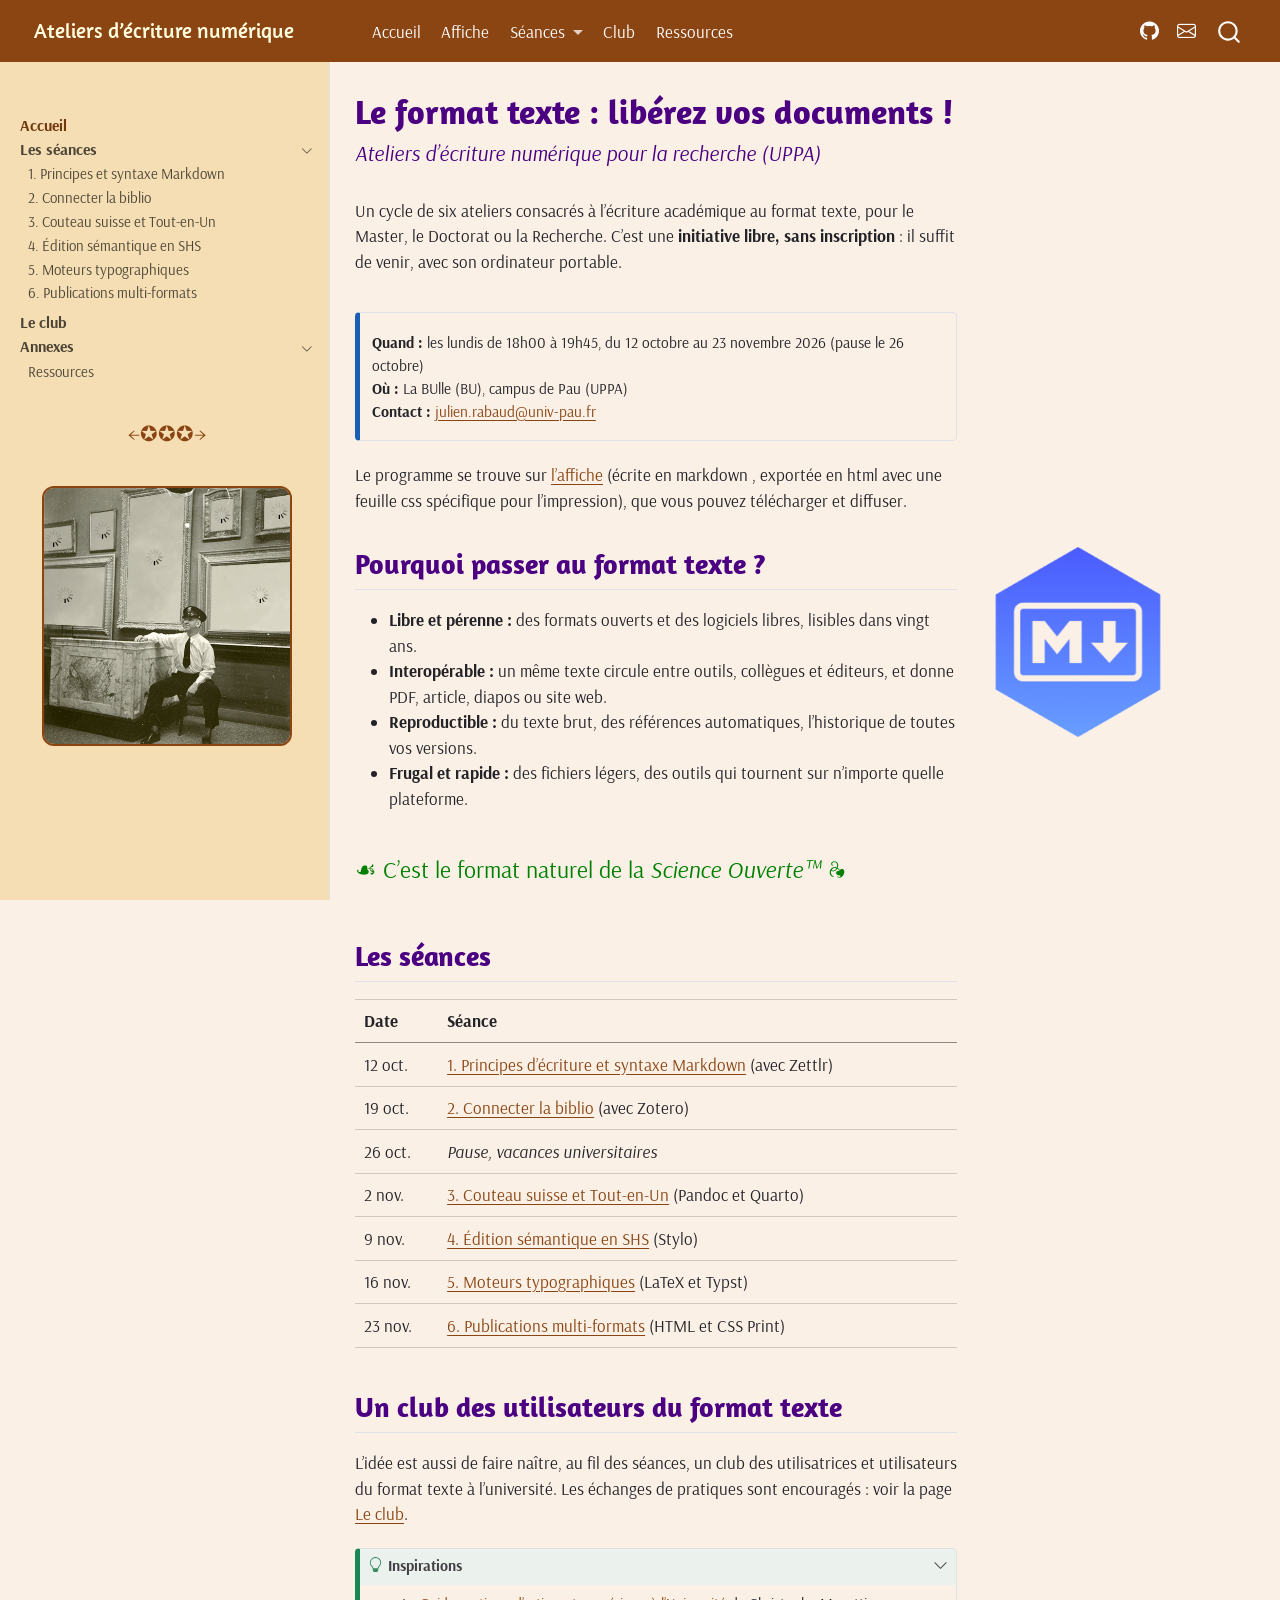
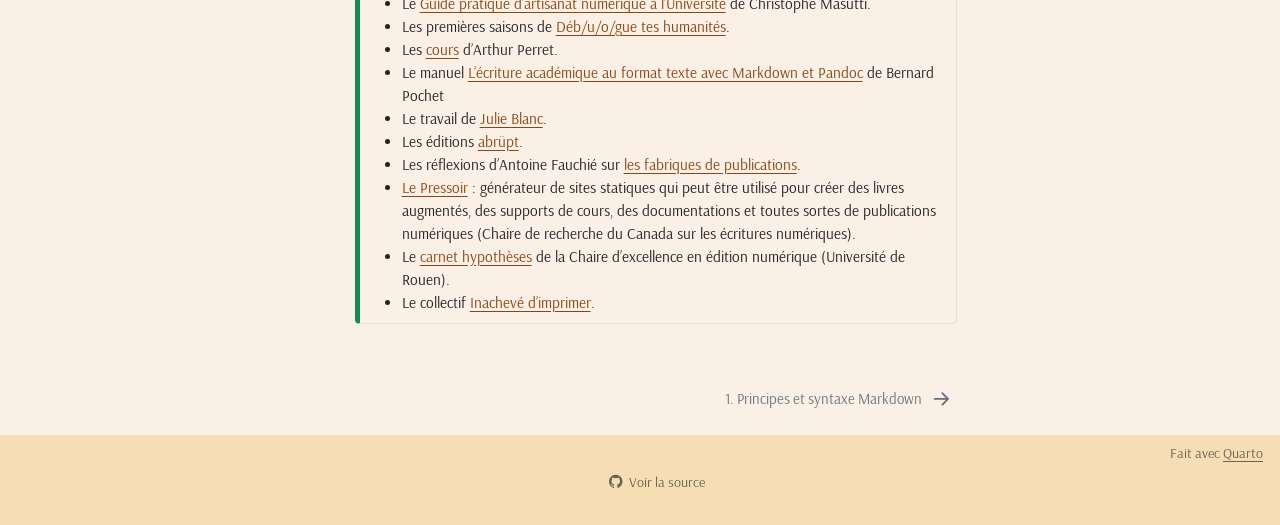
<file: index.html>
<!DOCTYPE html>
<html xmlns="http://www.w3.org/1999/xhtml" lang="fr" xml:lang="fr"><head>

<meta charset="utf-8">
<meta name="generator" content="quarto-1.11.9">

<meta name="viewport" content="width=device-width, initial-scale=1.0, user-scalable=yes">


<title>Le format texte : libérez vos documents ! – Ateliers d’écriture numérique</title>
<style>
/* Default styles provided by pandoc.
** See https://pandoc.org/MANUAL.html#variables-for-html for config info.
*/
span.smallcaps{font-variant: small-caps;}
div.columns{display: flex; gap: 1.5em;}
div.column{flex: auto;}
@media screen {
div.columns{gap: min(4vw, 1.5em);}
div.column{overflow-x: auto;}
}
div.hanging-indent{margin-left: 1.5em; text-indent: -1.5em;}
ul.task-list{list-style: none;}
ul.task-list li input[type="checkbox"] {
  width: 0.8em;
  margin: 0 0.8em 0.2em -1em; /* quarto-specific, see https://github.com/quarto-dev/quarto-cli/issues/4556 */ 
  vertical-align: middle;
}
</style>


<script src="site_libs/quarto-nav/quarto-nav.js"></script>
<script src="site_libs/quarto-nav/headroom.min.js"></script>
<script src="site_libs/clipboard/clipboard.min.js"></script>
<script src="site_libs/quarto-search/autocomplete.umd.js"></script>
<script src="site_libs/quarto-search/fuse.min.js"></script>
<script src="site_libs/quarto-search/quarto-search.js"></script>
<meta name="quarto:offset" content="./">
<link href="./seances/01-markdown-zettlr.html" rel="next">
<link href="./img/logo-markdown.png" rel="icon" type="image/png">
<script src="site_libs/quarto-html/quarto.js" type="module"></script>
<script src="site_libs/quarto-html/tabsets/tabsets.js" type="module"></script>
<script src="site_libs/quarto-html/scrollable-regions/scrollable-regions.js" type="module"></script>
<script src="site_libs/quarto-html/popper.min.js"></script>
<script src="site_libs/quarto-html/tippy.umd.min.js"></script>
<script src="site_libs/quarto-html/anchor.min.js"></script>
<link href="site_libs/quarto-html/tippy.css" rel="stylesheet">
<link href="site_libs/quarto-html/quarto-syntax-highlighting-78f7bca48527afe405eb10ff209369fe.css" rel="stylesheet" class="quarto-color-scheme" id="quarto-text-highlighting-styles">
<link href="site_libs/quarto-html/quarto-syntax-highlighting-dark-e17454f84d8cbbcea8e28e4660a69f33.css" rel="stylesheet" class="quarto-color-scheme quarto-color-alternate" id="quarto-text-highlighting-styles">
<link href="site_libs/quarto-html/quarto-syntax-highlighting-78f7bca48527afe405eb10ff209369fe.css" rel="stylesheet" class="quarto-color-scheme-extra" id="quarto-text-highlighting-styles">
<script src="site_libs/bootstrap/bootstrap.min.js"></script>
<link href="site_libs/bootstrap/bootstrap-icons.css" rel="stylesheet">
<link href="site_libs/bootstrap/bootstrap-88e5d0a892d0014ec2f51b00a47a4b1f.min.css" rel="stylesheet" append-hash="true" class="quarto-color-scheme" id="quarto-bootstrap" data-mode="light">
<link href="site_libs/bootstrap/bootstrap-dark-88e5d0a892d0014ec2f51b00a47a4b1f.min.css" rel="stylesheet" append-hash="true" class="quarto-color-scheme quarto-color-alternate" id="quarto-bootstrap" data-mode="light">
<link href="site_libs/bootstrap/bootstrap-88e5d0a892d0014ec2f51b00a47a4b1f.min.css" rel="stylesheet" append-hash="true" class="quarto-color-scheme-extra" id="quarto-bootstrap" data-mode="light">
<script id="quarto-search-options" type="application/json">{
  "location": "navbar",
  "copy-button": false,
  "collapse-after": 3,
  "panel-placement": "end",
  "type": "overlay",
  "limit": 50,
  "keyboard-shortcut": [
    "f",
    "/",
    "s"
  ],
  "show-item-context": false,
  "language": {
    "search-no-results-text": "Pas de résultats",
    "search-matching-documents-text": "documents trouvés",
    "search-copy-link-title": "Copier le lien vers la recherche",
    "search-hide-matches-text": "Cacher les correspondances additionnelles",
    "search-more-match-text": "correspondance de plus dans ce document",
    "search-more-matches-text": "correspondances de plus dans ce document",
    "search-clear-button-title": "Effacer",
    "search-text-placeholder": "",
    "search-detached-cancel-button-title": "Annuler",
    "search-submit-button-title": "Envoyer",
    "search-label": "Recherche"
  }
}</script>


<link rel="stylesheet" href="styles.css">
</head>

<body class="nav-sidebar docked nav-fixed slimcontent quarto-light"><a id="quarto-skip-link" class="visually-hidden-focusable" href="#quarto-document-content">Aller au contenu principal</a>

<div id="quarto-search-results"></div>
  <header id="quarto-header" class="headroom fixed-top">
    <nav class="navbar navbar-expand-lg " data-bs-theme="dark" aria-label="Site web">
      <div class="navbar-container container-fluid">
      <div class="navbar-brand-container mx-auto">
    <a href="./index.html" class="navbar-brand navbar-brand-logo">
    <img src="./img/logo-markdown.png" alt="" class="navbar-logo light-content">
    <img src="./img/logo-markdown.png" alt="" class="navbar-logo dark-content">
    </a>
    <a class="navbar-brand" href="./index.html">
    <span class="navbar-title">Ateliers d’écriture numérique</span>
    </a>
  </div>
          <button class="navbar-toggler" type="button" data-bs-toggle="collapse" data-bs-target="#navbarCollapse" aria-controls="navbarCollapse" aria-expanded="false" aria-label="Basculer la navigation" onclick="if (window.quartoToggleHeadroom) { window.quartoToggleHeadroom(); }">
  <span class="navbar-toggler-icon"></span>
</button>
          <div class="collapse navbar-collapse" id="navbarCollapse">
            <ul class="navbar-nav navbar-nav-scroll me-auto">
  <li class="nav-item">
    <a class="nav-link active" href="./index.html" aria-current="page"> 
<span class="menu-text">Accueil</span></a>
  </li>  
  <li class="nav-item">
    <a class="nav-link" href="./affiche.html"> 
<span class="menu-text">Affiche</span></a>
  </li>  
  <li class="nav-item dropdown ">
    <a class="nav-link dropdown-toggle" href="#" id="nav-menu-séances" role="link" data-bs-toggle="dropdown" aria-expanded="false">
 <span class="menu-text">Séances</span>
    </a>
    <ul class="dropdown-menu" aria-labelledby="nav-menu-séances">    
        <li>
    <a class="dropdown-item" href="./seances/01-markdown-zettlr.html">
 <span class="dropdown-text">1. Markdown et Zettlr</span></a>
  </li>  
        <li>
    <a class="dropdown-item" href="./seances/02-zotero.html">
 <span class="dropdown-text">2. Zotero</span></a>
  </li>  
        <li>
    <a class="dropdown-item" href="./seances/03-pandoc-quarto.html">
 <span class="dropdown-text">3. Pandoc et Quarto</span></a>
  </li>  
        <li>
    <a class="dropdown-item" href="./seances/04-stylo.html">
 <span class="dropdown-text">4. Stylo</span></a>
  </li>  
        <li>
    <a class="dropdown-item" href="./seances/05-latex-typst.html">
 <span class="dropdown-text">5. LaTeX et Typst</span></a>
  </li>  
        <li>
    <a class="dropdown-item" href="./seances/06-html-css-print.html">
 <span class="dropdown-text">6. HTML et CSS Print</span></a>
  </li>  
    </ul>
  </li>
  <li class="nav-item">
    <a class="nav-link" href="./club.html"> 
<span class="menu-text">Club</span></a>
  </li>  
  <li class="nav-item">
    <a class="nav-link" href="./ressources.html"> 
<span class="menu-text">Ressources</span></a>
  </li>  
</ul>
            <ul class="navbar-nav navbar-nav-scroll ms-auto">
  <li class="nav-item compact">
    <a class="nav-link" href="https://github.com/ujubib/atelier-format-texte"> <i class="bi bi-github" role="img" aria-label="Dépôt GitHub">
</i> 
<span class="menu-text"></span></a>
  </li>  
  <li class="nav-item compact">
    <a class="nav-link" href="mailto:julien.rabaud@univ-pau.fr"> <i class="bi bi-envelope" role="img" aria-label="Envoyer un email">
</i> 
<span class="menu-text"></span></a>
  </li>  
</ul>
          </div> <!-- /navcollapse -->
            <div class="quarto-navbar-tools">
</div>
            <div id="quarto-search" class="" title="Recherche"></div>
      </div> <!-- /container-fluid -->
    </nav>
  <nav class="quarto-secondary-nav" aria-label="Barre d'outils">
    <div class="container-fluid d-flex">
      <button type="button" class="quarto-btn-toggle btn" data-bs-toggle="collapse" role="button" data-bs-target=".quarto-sidebar-collapse-item" aria-controls="quarto-sidebar" aria-expanded="false" aria-label="Basculer la barre latérale" onclick="if (window.quartoToggleHeadroom) { window.quartoToggleHeadroom(); }">
        <i class="bi bi-layout-text-sidebar-reverse"></i>
      </button>
        <a class="flex-grow-1 no-decor" data-bs-toggle="collapse" data-bs-target=".quarto-sidebar-collapse-item" onclick="if (window.quartoToggleHeadroom) { window.quartoToggleHeadroom(); }">      
          <h1 class="quarto-secondary-nav-title">Le format texte : libérez vos documents !</h1>
        </a>     
    </div>
  </nav>
</header>
<!-- content -->
<div id="quarto-content" class="quarto-container page-columns page-rows-contents page-layout-article page-navbar">
<!-- sidebar -->
  <nav id="quarto-sidebar" class="sidebar collapse collapse-horizontal quarto-sidebar-collapse-item sidebar-navigation docked overflow-auto" aria-label="Section">
    <div class="pt-lg-2 mt-2 text-left sidebar-header">
      <a href="./index.html" class="sidebar-logo-link">
      <img src="./img/logo-markdown.png" alt="" class="sidebar-logo light-content py-0 d-lg-inline d-none">
      <img src="./img/logo-markdown.png" alt="" class="sidebar-logo dark-content py-0 d-lg-inline d-none">
      </a>
      </div>
    <div class="sidebar-menu-container"> 
    <ul class="list-unstyled mt-1">
        <li class="sidebar-item">
  <div class="sidebar-item-container"> 
  <a href="./index.html" class="sidebar-item-text sidebar-link active">
 <span class="menu-text">Accueil</span></a>
  </div>
</li>
        <li class="sidebar-item sidebar-item-section">
      <div class="sidebar-item-container"> 
            <button type="button" class="sidebar-item-text sidebar-item-toggle sidebar-link text-start" data-bs-toggle="collapse" data-bs-target="#quarto-sidebar-section-1" aria-controls="quarto-sidebar-section-1" aria-expanded="true">
 <span class="menu-text" id="quarto-sidebar-section-1-label">Les séances</span><i class="bi bi-chevron-right" aria-hidden="true"></i></button>
      </div>
      <ul id="quarto-sidebar-section-1" aria-labelledby="quarto-sidebar-section-1-label" class="collapse list-unstyled sidebar-section depth1 show">  
          <li class="sidebar-item">
  <div class="sidebar-item-container"> 
  <a href="./seances/01-markdown-zettlr.html" class="sidebar-item-text sidebar-link">
 <span class="menu-text">1. Principes et syntaxe Markdown</span></a>
  </div>
</li>
          <li class="sidebar-item">
  <div class="sidebar-item-container"> 
  <a href="./seances/02-zotero.html" class="sidebar-item-text sidebar-link">
 <span class="menu-text">2. Connecter la biblio</span></a>
  </div>
</li>
          <li class="sidebar-item">
  <div class="sidebar-item-container"> 
  <a href="./seances/03-pandoc-quarto.html" class="sidebar-item-text sidebar-link">
 <span class="menu-text">3. Couteau suisse et Tout-en-Un</span></a>
  </div>
</li>
          <li class="sidebar-item">
  <div class="sidebar-item-container"> 
  <a href="./seances/04-stylo.html" class="sidebar-item-text sidebar-link">
 <span class="menu-text">4. Édition sémantique en SHS</span></a>
  </div>
</li>
          <li class="sidebar-item">
  <div class="sidebar-item-container"> 
  <a href="./seances/05-latex-typst.html" class="sidebar-item-text sidebar-link">
 <span class="menu-text">5. Moteurs typographiques</span></a>
  </div>
</li>
          <li class="sidebar-item">
  <div class="sidebar-item-container"> 
  <a href="./seances/06-html-css-print.html" class="sidebar-item-text sidebar-link">
 <span class="menu-text">6. Publications multi-formats</span></a>
  </div>
</li>
      </ul>
  </li>
        <li class="sidebar-item">
  <div class="sidebar-item-container"> 
  <a href="./club.html" class="sidebar-item-text sidebar-link">
 <span class="menu-text">Le club</span></a>
  </div>
</li>
        <li class="sidebar-item sidebar-item-section">
      <div class="sidebar-item-container"> 
            <button type="button" class="sidebar-item-text sidebar-item-toggle sidebar-link text-start" data-bs-toggle="collapse" data-bs-target="#quarto-sidebar-section-2" aria-controls="quarto-sidebar-section-2" aria-expanded="true">
 <span class="menu-text" id="quarto-sidebar-section-2-label">Annexes</span><i class="bi bi-chevron-right" aria-hidden="true"></i></button>
      </div>
      <ul id="quarto-sidebar-section-2" aria-labelledby="quarto-sidebar-section-2-label" class="collapse list-unstyled sidebar-section depth1 show">  
          <li class="sidebar-item">
  <div class="sidebar-item-container"> 
  <a href="./ressources.html" class="sidebar-item-text sidebar-link">
 <span class="menu-text">Ressources</span></a>
  </div>
</li>
      </ul>
  </li>
    </ul>
    </div>
<div class="quarto-sidebar-footer"><div class="sidebar-footer-item">
<div class="text-center">
<p><span style="font-size:1.4em;color:saddlebrown">←✪✪✪→</span></p>
<p><img src="./img/musee.webp" class="img-fluid" style="margin-top:20px;margin-bottom:20px;border:2px solid saddlebrown;border-radius:12px;width:85.0%"></p>
</div>
</div></div></nav>
<div id="quarto-sidebar-glass" class="quarto-sidebar-collapse-item" data-bs-toggle="collapse" data-bs-target=".quarto-sidebar-collapse-item"></div>
<!-- margin-sidebar -->
    <div id="quarto-margin-sidebar" class="sidebar margin-sidebar zindex-bottom">
    </div>
<!-- main -->
<main class="content page-columns page-full" id="quarto-document-content" tabindex="-1">

<header id="title-block-header" class="quarto-title-block default">
<div class="quarto-title">
<h1 class="title d-none d-lg-block">Le format texte : libérez vos documents !</h1>
<p class="subtitle lead">Ateliers d’écriture numérique pour la recherche (UPPA)</p>
</div>



<div class="quarto-title-meta">

    
  
    
  </div>
  


</header>


<p>Un cycle de six ateliers consacrés à l’écriture académique au format texte, pour le Master, le Doctorat ou la Recherche. C’est une <strong>initiative libre, sans inscription</strong> : il suffit de venir, avec son ordinateur portable.</p>
<div class="callout callout-style-simple callout-note no-icon">
<div class="callout-body d-flex">
<div class="callout-icon-container">
<i class="callout-icon no-icon"></i>
</div>
<div class="callout-body-container">
<p><strong>Quand :</strong> les lundis de 18h00 à 19h45, du 12 octobre au 23 novembre 2026 (pause le 26 octobre)<br>
<strong>Où :</strong> La BUlle (BU), campus de Pau (UPPA)<br>
<strong>Contact :</strong> <a href="mailto:julien.rabaud@univ-pau.fr">julien.rabaud@univ-pau.fr</a></p>
</div>
</div>
</div>
<p>Le programme se trouve sur <a href="./affiche.html">l’affiche</a> (écrite en markdown , exportée en html avec une feuille css spécifique pour l’impression), que vous pouvez télécharger et diffuser.</p>
<section id="pourquoi-passer-au-format-texte" class="level2 page-columns page-full">
<h2 class="anchored" data-anchor-id="pourquoi-passer-au-format-texte">Pourquoi passer au format texte ?</h2>

<div class="no-row-height column-margin column-container"><div class="">
<p><img src="img/logo-markdown.png" title="Logo Markdown" class="img-fluid" style="width:70.0%"></p>
</div></div><ul>
<li><strong>Libre et pérenne :</strong> des formats ouverts et des logiciels libres, lisibles dans vingt ans.</li>
<li><strong>Interopérable :</strong> un même texte circule entre outils, collègues et éditeurs, et donne PDF, article, diapos ou site web.</li>
<li><strong>Reproductible :</strong> du texte brut, des références automatiques, l’historique de toutes vos versions.</li>
<li><strong>Frugal et rapide :</strong> des fichiers légers, des outils qui tournent sur n’importe quelle plateforme.</li>
</ul>
<div style="margin-top:1em;font-size:1.4em;color:green">
<p>☙ C’est le format naturel de la <em>Science Ouverte™</em> ❧</p>
</div>
</section>
<section id="les-séances" class="level2">
<h2 class="anchored" data-anchor-id="les-séances">Les séances</h2>
<table class="caption-top table">
<thead>
<tr class="header">
<th style="text-align: left;">Date</th>
<th style="text-align: left;">Séance</th>
</tr>
</thead>
<tbody>
<tr class="odd">
<td style="text-align: left;">12 oct.</td>
<td style="text-align: left;"><a href="./seances/01-markdown-zettlr.html">1. Principes d’écriture et syntaxe Markdown</a> (avec Zettlr)</td>
</tr>
<tr class="even">
<td style="text-align: left;">19 oct.</td>
<td style="text-align: left;"><a href="./seances/02-zotero.html">2. Connecter la biblio</a> (avec Zotero)</td>
</tr>
<tr class="odd">
<td style="text-align: left;">26 oct.</td>
<td style="text-align: left;"><em>Pause, vacances universitaires</em></td>
</tr>
<tr class="even">
<td style="text-align: left;">2 nov.</td>
<td style="text-align: left;"><a href="./seances/03-pandoc-quarto.html">3. Couteau suisse et Tout-en-Un</a> (Pandoc et Quarto)</td>
</tr>
<tr class="odd">
<td style="text-align: left;">9 nov.</td>
<td style="text-align: left;"><a href="./seances/04-stylo.html">4. Édition sémantique en SHS</a> (Stylo)</td>
</tr>
<tr class="even">
<td style="text-align: left;">16 nov.</td>
<td style="text-align: left;"><a href="./seances/05-latex-typst.html">5. Moteurs typographiques</a> (LaTeX et Typst)</td>
</tr>
<tr class="odd">
<td style="text-align: left;">23 nov.</td>
<td style="text-align: left;"><a href="./seances/06-html-css-print.html">6. Publications multi-formats</a> (HTML et CSS Print)</td>
</tr>
</tbody>
</table>
</section>
<section id="un-club-des-utilisateurs-du-format-texte" class="level2">
<h2 class="anchored" data-anchor-id="un-club-des-utilisateurs-du-format-texte">Un club des utilisateurs du format texte</h2>
<p>L’idée est aussi de faire naître, au fil des séances, un club des utilisatrices et utilisateurs du format texte à l’université. Les échanges de pratiques sont encouragés : voir la page <a href="./club.html">Le club</a>.</p>
<div class="callout callout-style-default callout-tip callout-titled">
<div class="callout-header d-flex align-content-center" data-bs-toggle="collapse" data-bs-target=".callout-1-contents" aria-controls="callout-1" aria-expanded="true" aria-label="Toggle callout">
<div class="callout-icon-container">
<i class="callout-icon"></i>
</div>
<div class="callout-title-container flex-fill">
<span class="screen-reader-only">Astuce</span>Inspirations
</div>
<div class="callout-btn-toggle d-inline-block border-0 py-1 ps-1 pe-0 float-end"><i class="callout-toggle"></i></div>
</div>
<div id="callout-1" class="callout-1-contents callout-collapse collapse show">
<div class="callout-body-container callout-body">
<ul>
<li>Le <a href="https://libruniv-c29483.frama.io/">Guide pratique d’artisanat numérique à l’Université</a> de Christophe Masutti.</li>
<li>Les premières saisons de <a href="https://debugue.ecrituresnumeriques.ca/archives/">Déb/u/o/gue tes humanités</a>.</li>
<li>Les <a href="https://www.arthurperret.fr/cours/">cours</a> d’Arthur Perret.</li>
<li>Le manuel <a href="https://e-publish.uliege.be/md2/">L’écriture académique au format texte avec Markdown et Pandoc</a> de Bernard Pochet</li>
<li>Le travail de <a href="https://julie-blanc.fr/">Julie Blanc</a>.</li>
<li>Les éditions <a href="https://abrupt.cc/">abrüpt</a>.</li>
<li>Les réflexions d’Antoine Fauchié sur <a href="https://www.quaternum.net/2020/04/29/les-fabriques-de-publication/">les fabriques de publications</a>.</li>
<li><a href="https://ecrinum.gitpages.huma-num.fr/pressoir/">Le Pressoir</a> : générateur de sites statiques qui peut être utilisé pour créer des livres augmentés, des supports de cours, des documentations et toutes sortes de publications numériques (Chaire de recherche du Canada sur les écritures numériques).</li>
<li>Le <a href="https://ceen.hypotheses.org/">carnet hypothèses</a> de la Chaire d’excellence en édition numérique (Université de Rouen).</li>
<li>Le collectif <a href="https://inacheve-dimprimer.net/">Inachevé d’imprimer</a>.</li>
</ul>


</div>
</div>
</div>
</section>

</main> <!-- /main -->
<script id="quarto-html-after-body" type="application/javascript">
  window.document.addEventListener("DOMContentLoaded", function (event) {
    const icon = "";
    const anchorJS = new window.AnchorJS();
    anchorJS.options = {
      placement: 'right',
      icon: icon
    };
    anchorJS.add('.anchored');
    const isCodeAnnotation = (el) => {
      for (const clz of el.classList) {
        if (clz.startsWith('code-annotation-')) {                     
          return true;
        }
      }
      return false;
    }
    const onCopySuccess = function(e) {
      // button target
      const button = e.trigger;
      // don't keep focus
      button.blur();
      // flash "checked"
      button.classList.add('code-copy-button-checked');
      var currentTitle = button.getAttribute("title");
      button.setAttribute("title", "Copié");
      let tooltip;
      if (window.bootstrap) {
        button.setAttribute("data-bs-toggle", "tooltip");
        button.setAttribute("data-bs-placement", "left");
        button.setAttribute("data-bs-title", "Copié");
        tooltip = new bootstrap.Tooltip(button, 
          { trigger: "manual", 
            customClass: "code-copy-button-tooltip",
            offset: [0, -8]});
        tooltip.show();    
      }
      setTimeout(function() {
        if (tooltip) {
          tooltip.hide();
          button.removeAttribute("data-bs-title");
          button.removeAttribute("data-bs-toggle");
          button.removeAttribute("data-bs-placement");
        }
        button.setAttribute("title", currentTitle);
        button.classList.remove('code-copy-button-checked');
      }, 1000);
      // clear code selection
      e.clearSelection();
    }
    const getTextToCopy = function(trigger) {
      const outerScaffold = trigger.parentElement.cloneNode(true);
      const codeEl = outerScaffold.querySelector('code');
      for (const childEl of codeEl.children) {
        if (isCodeAnnotation(childEl)) {
          childEl.remove();
        }
      }
      return codeEl.innerText;
    }
    const clipboard = new window.ClipboardJS('.code-copy-button:not([data-in-quarto-modal])', {
      text: getTextToCopy
    });
    clipboard.on('success', onCopySuccess);
    if (window.document.getElementById('quarto-embedded-source-code-modal')) {
      const clipboardModal = new window.ClipboardJS('.code-copy-button[data-in-quarto-modal]', {
        text: getTextToCopy,
        container: window.document.getElementById('quarto-embedded-source-code-modal')
      });
      clipboardModal.on('success', onCopySuccess);
    }
      var localhostRegex = new RegExp(/^(?:http|https):\/\/localhost\:?[0-9]*\//);
      var mailtoRegex = new RegExp(/^mailto:/);
        var filterRegex = new RegExp("https:\/\/ujubib\.github\.io\/atelier-format-texte\/");
      var isInternal = (href) => {
          return filterRegex.test(href) || localhostRegex.test(href) || mailtoRegex.test(href);
      }
      // Inspect non-navigation links and adorn them if external
      window.quartoDecorateExternalLinks = function (root) {
     var links = (root || window.document).querySelectorAll('a[href]:not(.nav-link):not(.navbar-brand):not(.toc-action):not(.sidebar-link):not(.sidebar-item-toggle):not(.pagination-link):not(.no-external):not([aria-hidden]):not(.dropdown-item):not(.quarto-navigation-tool):not(.about-link)');
      for (var i=0; i<links.length; i++) {
        const link = links[i];
        if (!isInternal(link.href)) {
          // undo the damage that might have been done by quarto-nav.js in the case of
          // links that we want to consider external
          if (link.dataset.originalHref !== undefined) {
            link.href = link.dataset.originalHref;
          }
          if (!link.classList.contains('no-external-icon')) {
          }
        }
      }
      };
      window.quartoDecorateExternalLinks(window.document);
    // Esc closes the popup (WCAG 1.4.13) and focus leaving both trigger and
    // popup closes it (WCAG 2.4.11); tippy handles neither for interactive popups.
    const hideOnEscAndFocusOut = {
      name: 'hideOnEscAndFocusOut',
      defaultValue: true,
      fn(instance) {
        const dismiss = () => {
          // A show scheduled by the trigger delay would otherwise reopen it
          instance.clearDelayTimeouts();
          instance.hide();
        };
        const onKeyDown = (event) => {
          if (event.key !== 'Escape') {
            return;
          }
          // Keep Esc from also reaching page handlers (e.g. reveal.js overview),
          // except an open reveal.js slide menu, which Esc should close too.
          // The menu handles keys only when its keyboard option is on.
          const menuHandlesEsc = window.Reveal?.getPlugin?.('menu')?.isOpen() &&
            window.Reveal.getConfig().menu?.keyboard !== false;
          if (!menuHandlesEsc) {
            event.stopPropagation();
          }
          if (instance.popper.contains(window.document.activeElement)) {
            // Disabled while refocusing so the focus trigger does not reopen it
            instance.disable();
            instance.reference.focus();
            instance.enable();
          }
          dismiss();
        };
        const onFocusOut = (event) => {
          const target = event.relatedTarget;
          if (target && !instance.reference.contains(target) &&
              !instance.popper.contains(target)) {
            dismiss();
          }
        };
        // On the trigger too: a click trigger (code-annotations: select) has no
        // blur handling. Attached for the instance's lifetime so leaving the
        // trigger also cancels a show still pending on the trigger delay.
        instance.reference.addEventListener('focusout', onFocusOut);
        return {
          onShow() {
            window.document.addEventListener('keydown', onKeyDown, true);
            instance.popper.addEventListener('focusout', onFocusOut);
          },
          onHide() {
            window.document.removeEventListener('keydown', onKeyDown, true);
            instance.popper.removeEventListener('focusout', onFocusOut);
          },
          onDestroy() {
            instance.reference.removeEventListener('focusout', onFocusOut);
          },
        };
      },
    };
    function tippyHover(el, contentFn, onTriggerFn, onUntriggerFn) {
      const config = {
        allowHTML: true,
        maxWidth: 500,
        delay: 100,
        arrow: false,
        appendTo: function(el) {
            return el.parentElement;
        },
        interactive: true,
        interactiveBorder: 10,
        theme: 'quarto',
        placement: 'bottom-start',
        plugins: [hideOnEscAndFocusOut],
      };
      if (contentFn) {
        config.content = contentFn;
      }
      if (onTriggerFn) {
        config.onTrigger = onTriggerFn;
      }
      if (onUntriggerFn) {
        config.onUntrigger = onUntriggerFn;
      }
      window.tippy(el, config); 
    }
    const noterefs = window.document.querySelectorAll('a[role="doc-noteref"]');
    for (var i=0; i<noterefs.length; i++) {
      const ref = noterefs[i];
      tippyHover(ref, function() {
        // use id or data attribute instead here
        let href = ref.getAttribute('data-footnote-href') || ref.getAttribute('href');
        try { href = new URL(href).hash; } catch {}
        const id = href.replace(/^#\/?/, "");
        const note = window.document.getElementById(id);
        if (note) {
          return note.innerHTML;
        } else {
          return "";
        }
      });
    }
    const xrefs = window.document.querySelectorAll('a.quarto-xref');
    const processXRef = (id, note) => {
      // Strip column container classes
      const stripColumnClz = (el) => {
        el.classList.remove("page-full", "page-columns");
        if (el.children) {
          for (const child of el.children) {
            stripColumnClz(child);
          }
        }
      }
      stripColumnClz(note)
      if (id === null || id.startsWith('sec-')) {
        // Special case sections, only their first couple elements
        const container = document.createElement("div");
        if (note.children && note.children.length > 2) {
          container.appendChild(note.children[0].cloneNode(true));
          for (let i = 1; i < note.children.length; i++) {
            const child = note.children[i];
            if (child.tagName === "P" && child.innerText === "") {
              continue;
            } else {
              container.appendChild(child.cloneNode(true));
              break;
            }
          }
          if (window.Quarto?.typesetMath) {
            window.Quarto.typesetMath(container);
          }
          return container.innerHTML
        } else {
          if (window.Quarto?.typesetMath) {
            window.Quarto.typesetMath(note);
          }
          return note.innerHTML;
        }
      } else {
        // Remove any anchor links if they are present
        const anchorLink = note.querySelector('a.anchorjs-link');
        if (anchorLink) {
          anchorLink.remove();
        }
        if (window.Quarto?.typesetMath) {
          window.Quarto.typesetMath(note);
        }
        if (note.classList.contains("callout")) {
          return note.outerHTML;
        } else {
          return note.innerHTML;
        }
      }
    }
    for (var i=0; i<xrefs.length; i++) {
      const xref = xrefs[i];
      tippyHover(xref, undefined, function(instance) {
        instance.disable();
        let url = xref.getAttribute('href');
        let hash = undefined; 
        if (url.startsWith('#')) {
          hash = url;
        } else {
          try { hash = new URL(url).hash; } catch {}
        }
        if (hash) {
          const id = hash.replace(/^#\/?/, "");
          const note = window.document.getElementById(id);
          if (note !== null) {
            try {
              const html = processXRef(id, note.cloneNode(true));
              instance.setContent(html);
            } finally {
              instance.enable();
              instance.show();
            }
          } else {
            // See if we can fetch this
            fetch(url.split('#')[0])
            .then(res => res.text())
            .then(html => {
              const parser = new DOMParser();
              const htmlDoc = parser.parseFromString(html, "text/html");
              const note = htmlDoc.getElementById(id);
              if (note !== null) {
                const html = processXRef(id, note);
                instance.setContent(html);
              } 
            }).finally(() => {
              instance.enable();
              instance.show();
            });
          }
        } else {
          // See if we can fetch a full url (with no hash to target)
          // This is a special case and we should probably do some content thinning / targeting
          fetch(url)
          .then(res => res.text())
          .then(html => {
            const parser = new DOMParser();
            const htmlDoc = parser.parseFromString(html, "text/html");
            const note = htmlDoc.querySelector('main.content');
            if (note !== null) {
              // This should only happen for chapter cross references
              // (since there is no id in the URL)
              // remove the first header
              if (note.children.length > 0 && note.children[0].tagName === "HEADER") {
                note.children[0].remove();
              }
              const html = processXRef(null, note);
              instance.setContent(html);
            } 
          }).finally(() => {
            instance.enable();
            instance.show();
          });
        }
      }, function(instance) {
      });
    }
        let selectedAnnoteEl;
        const selectorForAnnotation = ( cell, annotation) => {
          let cellAttr = 'data-code-cell="' + cell + '"';
          let lineAttr = 'data-code-annotation="' +  annotation + '"';
          const selector = 'span[' + cellAttr + '][' + lineAttr + ']';
          return selector;
        }
        const selectCodeLines = (annoteEl) => {
          const doc = window.document;
          const targetCell = annoteEl.getAttribute("data-target-cell");
          const targetAnnotation = annoteEl.getAttribute("data-target-annotation");
          const annoteSpan = window.document.querySelector(selectorForAnnotation(targetCell, targetAnnotation));
          const lines = annoteSpan.getAttribute("data-code-lines").split(",");
          const lineIds = lines.map((line) => {
            return targetCell + "-" + line;
          })
          // Each band is positioned against its own containing block, which is
          // not the offsetParent of the lines, so place it from client rects.
          const placeBand = (band, firstEl, lastEl, codeBlock) => {
            const container = band.offsetParent;
            if (container === null) {
              return;
            }
            const containerRect = container.getBoundingClientRect();
            // Reveal.js scales slides with a transform, so convert client
            // pixels back to the CSS pixels of the container.
            const scale = containerRect.height / container.offsetHeight || 1;
            const firstRect = firstEl.getBoundingClientRect();
            const lastRect = lastEl.getBoundingClientRect();
            const top = (firstRect.top - containerRect.top) / scale - container.clientTop + container.scrollTop;
            const height = (lastRect.bottom - firstRect.top) / scale;
            band.style.top = top - 2 + "px";
            band.style.height = height + 4 + "px";
            if (codeBlock) {
              // Without the copy button wrapper, the containing block is wider
              // than the code block, so span the code block explicitly.
              const blockRect = codeBlock.getBoundingClientRect();
              band.style.left = (blockRect.left - containerRect.left) / scale - container.clientLeft + container.scrollLeft + "px";
              band.style.width = blockRect.width / scale + "px";
            }
          };
          if (lineIds.length > 0) {
            const el = window.document.getElementById(lineIds[0]);
            const lastEl = window.document.getElementById(lineIds[lineIds.length - 1]);
            const parent = el.parentElement.parentElement;
            // cook up a div (if necessary) and position it
            let div = window.document.getElementById("code-annotation-line-highlight");
            if (div === null) {
              div = window.document.createElement("div");
              div.setAttribute("id", "code-annotation-line-highlight");
              div.style.position = 'absolute';
              parent.appendChild(div);
            }
            placeBand(div, el, lastEl, parent.closest("div.sourceCode") || parent);
            let gutterDiv = window.document.getElementById("code-annotation-line-highlight-gutter");
            if (gutterDiv === null) {
              gutterDiv = window.document.createElement("div");
              gutterDiv.setAttribute("id", "code-annotation-line-highlight-gutter");
              gutterDiv.style.position = 'absolute';
              const codeCell = window.document.getElementById(targetCell);
              const gutter = codeCell.querySelector('.code-annotation-gutter');
              gutter.appendChild(gutterDiv);
            }
            placeBand(gutterDiv, el, lastEl);
            selectedAnnoteEl = annoteEl;
          }
        };
        const unselectCodeLines = () => {
          const elementsIds = ["code-annotation-line-highlight", "code-annotation-line-highlight-gutter"];
          elementsIds.forEach((elId) => {
            const div = window.document.getElementById(elId);
            if (div) {
              div.remove();
            }
          });
          selectedAnnoteEl = undefined;
        };
          // Handle positioning of the toggle
      window.addEventListener(
        "resize",
        throttle(() => {
          elRect = undefined;
          if (selectedAnnoteEl) {
            selectCodeLines(selectedAnnoteEl);
          }
        }, 10)
      );
      function throttle(fn, ms) {
      let throttle = false;
      let timer;
        return (...args) => {
          if(!throttle) { // first call gets through
              fn.apply(this, args);
              throttle = true;
          } else { // all the others get throttled
              if(timer) clearTimeout(timer); // cancel #2
              timer = setTimeout(() => {
                fn.apply(this, args);
                timer = throttle = false;
              }, ms);
          }
        };
      }
        // Attach click handler to the DT
        const annoteDls = window.document.querySelectorAll('dt[data-target-cell]');
        for (const annoteDlNode of annoteDls) {
          annoteDlNode.addEventListener('click', (event) => {
            const clickedEl = event.target;
            if (clickedEl !== selectedAnnoteEl) {
              unselectCodeLines();
              const activeEl = window.document.querySelector('dt[data-target-cell].code-annotation-active');
              if (activeEl) {
                activeEl.classList.remove('code-annotation-active');
              }
              selectCodeLines(clickedEl);
              clickedEl.classList.add('code-annotation-active');
            } else {
              // Unselect the line
              unselectCodeLines();
              clickedEl.classList.remove('code-annotation-active');
            }
          });
        }
    const findCites = (el) => {
      const parentEl = el.parentElement;
      if (parentEl) {
        const cites = parentEl.dataset.cites;
        if (cites) {
          return {
            el,
            cites: cites.split(' ')
          };
        } else {
          return findCites(el.parentElement)
        }
      } else {
        return undefined;
      }
    };
    var bibliorefs = window.document.querySelectorAll('a[role="doc-biblioref"]');
    for (var i=0; i<bibliorefs.length; i++) {
      const ref = bibliorefs[i];
      const citeInfo = findCites(ref);
      if (citeInfo) {
        tippyHover(citeInfo.el, function() {
          var popup = window.document.createElement('div');
          citeInfo.cites.forEach(function(cite) {
            var citeDiv = window.document.createElement('div');
            citeDiv.classList.add('hanging-indent');
            citeDiv.classList.add('csl-entry');
            var biblioDiv = window.document.getElementById('ref-' + cite);
            if (biblioDiv) {
              citeDiv.innerHTML = biblioDiv.innerHTML;
            }
            popup.appendChild(citeDiv);
          });
          return popup.innerHTML;
        });
      }
    }
  });
  </script>
  <script type="application/javascript">
  window.quartoScrollableRegionsLabels = {"code":"Code défilable","output":"Sortie défilable"};
  </script>
<nav class="page-navigation" aria-label="Page">
  <div class="nav-page nav-page-previous">
  </div>
  <div class="nav-page nav-page-next">
      <a href="./seances/01-markdown-zettlr.html" class="pagination-link" aria-label="1. Principes et syntaxe Markdown">
        <span class="nav-page-text">1. Principes et syntaxe Markdown</span> <i class="bi bi-arrow-right-short"></i>
      </a>
  </div>
</nav>
</div> <!-- /content -->
<footer class="footer">
  <div class="nav-footer">
    <div class="nav-footer-left">
      &nbsp;
    </div>   
    <div class="nav-footer-center">
      &nbsp;
    <div class="toc-actions"><ul><li><a href="https://github.com/ujubib/atelier-format-texte/blob/main/index.qmd" class="toc-action"><i class="bi bi-github"></i>Voir la source</a></li></ul></div></div>
    <div class="nav-footer-right">
<p>Fait avec <a href="https://quarto.org">Quarto</a></p>
</div>
  </div>
</footer>




</body></html>
</file>
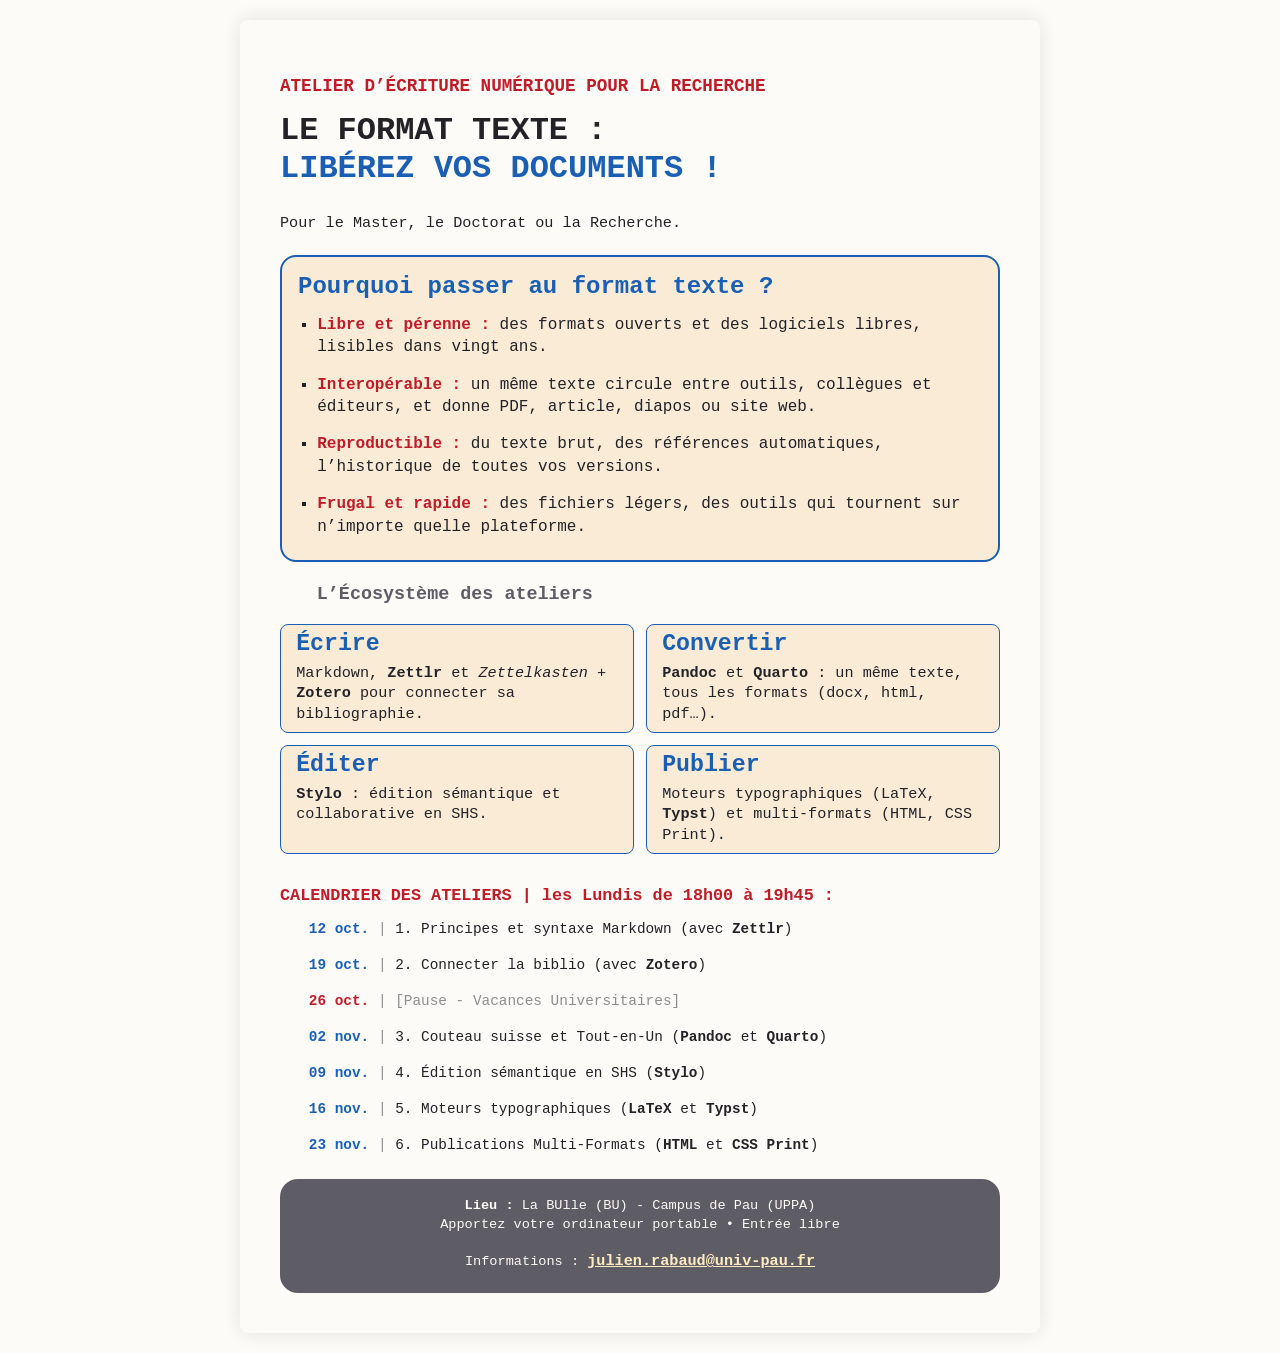
<file: affiche.html>
<!DOCTYPE html>
<html xmlns="http://www.w3.org/1999/xhtml" lang="fr" xml:lang="fr"><head>

<meta charset="utf-8">
<meta name="generator" content="quarto-1.11.9">

<meta name="viewport" content="width=device-width, initial-scale=1.0, user-scalable=yes">


<title>Le format texte : libérez vos documents ! – Ateliers d'écriture numérique</title>
<style>
/* Default styles provided by pandoc.
** See https://pandoc.org/MANUAL.html#variables-for-html for config info.
*/
span.smallcaps{font-variant: small-caps;}
div.columns{display: flex; gap: 1.5em;}
div.column{flex: auto;}
@media screen {
div.columns{gap: min(4vw, 1.5em);}
div.column{overflow-x: auto;}
}
div.hanging-indent{margin-left: 1.5em; text-indent: -1.5em;}
ul.task-list{list-style: none;}
ul.task-list li input[type="checkbox"] {
  width: 0.8em;
  margin: 0 0.8em 0.2em -1em; /* quarto-specific, see https://github.com/quarto-dev/quarto-cli/issues/4556 */ 
  vertical-align: middle;
}
.display.math{display: block; text-align: center; margin: 0.5rem auto;}
</style>


<link href="./img/logo-markdown.png" rel="icon" type="image/png">
<script src="site_libs/clipboard/clipboard.min.js"></script>
<link rel="stylesheet" href="styles.css">
<link rel="stylesheet" href="print.css">
</head>

<body>





<div class="head-tag">
<p>&lt;head&gt;</p>
</div>
<div class="header">
<p><span class="subtitle">ATELIER D’ÉCRITURE NUMÉRIQUE POUR LA RECHERCHE</span></p>
<h1 id="le-format-texte-libérez-vos-documents">LE FORMAT TEXTE&nbsp;:<br><span class="highlight">LIBÉREZ VOS DOCUMENTS !</span></h1>
</div>
<div class="meta-info">
<p>Pour le Master, le Doctorat ou la Recherche.</p>
</div>
<div class="main-box">
<section id="pourquoi-passer-au-format-texte" class="box-title">
<h1>Pourquoi passer au format texte ?</h1>
</section>
<ul>
<li><strong>Libre et pérenne&nbsp;:</strong> des formats ouverts et des logiciels libres, lisibles dans vingt ans.</li>
<li><strong>Interopérable&nbsp;:</strong> un même texte circule entre outils, collègues et éditeurs, et donne PDF, article, diapos ou site web.</li>
<li><strong>Reproductible&nbsp;:</strong> du texte brut, des références automatiques, l’historique de toutes vos versions.</li>
<li><strong>Frugal et rapide&nbsp;:</strong> des fichiers légers, des outils qui tournent sur n’importe quelle plateforme.</li>
</ul>
</div>
<div class="section-title">
<p>L’Écosystème des ateliers</p>
</div>
<div class="grid">
<div class="grid-item">
<p><span class="verbe">Écrire</span> Markdown, <strong>Zettlr</strong> et <em>Zettelkasten</em> + <strong>Zotero</strong> pour connecter sa bibliographie.</p>
</div>
<div class="grid-item">
<p><span class="verbe">Convertir</span> <strong>Pandoc</strong> et <strong>Quarto</strong> : un même texte, tous les formats (docx, html, pdf…).</p>
</div>
<div class="grid-item">
<p><span class="verbe">Éditer</span> <strong>Stylo</strong> : édition sémantique et collaborative en SHS.</p>
</div>
<div class="grid-item">
<p><span class="verbe">Publier</span> Moteurs typographiques (LaTeX, <strong>Typst</strong>) et multi-formats (HTML, CSS Print).</p>
</div>
</div>
<section id="calendrier-des-ateliers-les-lundis-de-18h00-à-19h45" class="programme">
<h2>CALENDRIER DES ATELIERS | les Lundis de 18h00 à 19h45&nbsp;:</h2>
<ul>
<li><p><span class="date">12 oct.</span> <span class="pipe">|</span> <a href="./seances/01-markdown-zettlr.html">1. Principes et syntaxe Markdown</a> (avec <strong>Zettlr</strong>)</p></li>
<li><p><span class="date">19 oct.</span> <span class="pipe">|</span> <a href="./seances/02-zotero.html">2. Connecter la biblio</a> (avec <strong>Zotero</strong>)</p></li>
<li><p><span class="date pause">26 oct.</span> <span class="pipe">|</span> <span class="pause-text">[Pause - Vacances Universitaires]</span></p></li>
<li><p><span class="date">02 nov.</span> <span class="pipe">|</span> <a href="./seances/03-pandoc-quarto.html">3. Couteau suisse et Tout-en-Un</a> (<strong>Pandoc</strong> et <strong>Quarto</strong>)</p></li>
<li><p><span class="date">09 nov.</span> <span class="pipe">|</span> <a href="./seances/04-stylo.html">4. Édition sémantique en SHS</a> (<strong>Stylo</strong>)</p></li>
<li><p><span class="date">16 nov.</span> <span class="pipe">|</span> <a href="./seances/05-latex-typst.html">5. Moteurs typographiques</a> (<strong>LaTeX</strong> et <strong>Typst</strong>)</p></li>
<li><p><span class="date">23 nov.</span> <span class="pipe">|</span> <a href="./seances/06-html-css-print.html">6. Publications Multi-Formats</a> (<strong>HTML</strong> et <strong>CSS Print</strong>)</p></li>
</ul>
</section>
<div class="footer">
<p><strong>Lieu&nbsp;:</strong> La BUlle (BU) - Campus de Pau (UPPA)</p>
<p>Apportez votre ordinateur portable • Entrée libre</p>
<p>Informations&nbsp;: <span class="email"><a href="mailto:julien.rabaud@univ-pau.fr" class="email">julien.rabaud@univ-pau.fr</a></span></p>
</div>
<div class="foot-tag">
<p>&lt;/body&gt;</p>
</div>


<script id="quarto-html-after-body" type="application/javascript">
  window.document.addEventListener("DOMContentLoaded", function (event) {
    const isCodeAnnotation = (el) => {
      for (const clz of el.classList) {
        if (clz.startsWith('code-annotation-')) {                     
          return true;
        }
      }
      return false;
    }
    const onCopySuccess = function(e) {
      // button target
      const button = e.trigger;
      // don't keep focus
      button.blur();
      // flash "checked"
      button.classList.add('code-copy-button-checked');
      var currentTitle = button.getAttribute("title");
      button.setAttribute("title", "Copié");
      let tooltip;
      if (window.bootstrap) {
        button.setAttribute("data-bs-toggle", "tooltip");
        button.setAttribute("data-bs-placement", "left");
        button.setAttribute("data-bs-title", "Copié");
        tooltip = new bootstrap.Tooltip(button, 
          { trigger: "manual", 
            customClass: "code-copy-button-tooltip",
            offset: [0, -8]});
        tooltip.show();    
      }
      setTimeout(function() {
        if (tooltip) {
          tooltip.hide();
          button.removeAttribute("data-bs-title");
          button.removeAttribute("data-bs-toggle");
          button.removeAttribute("data-bs-placement");
        }
        button.setAttribute("title", currentTitle);
        button.classList.remove('code-copy-button-checked');
      }, 1000);
      // clear code selection
      e.clearSelection();
    }
    const getTextToCopy = function(trigger) {
      const outerScaffold = trigger.parentElement.cloneNode(true);
      const codeEl = outerScaffold.querySelector('code');
      for (const childEl of codeEl.children) {
        if (isCodeAnnotation(childEl)) {
          childEl.remove();
        }
      }
      return codeEl.innerText;
    }
    const clipboard = new window.ClipboardJS('.code-copy-button:not([data-in-quarto-modal])', {
      text: getTextToCopy
    });
    clipboard.on('success', onCopySuccess);
    if (window.document.getElementById('quarto-embedded-source-code-modal')) {
      const clipboardModal = new window.ClipboardJS('.code-copy-button[data-in-quarto-modal]', {
        text: getTextToCopy,
        container: window.document.getElementById('quarto-embedded-source-code-modal')
      });
      clipboardModal.on('success', onCopySuccess);
    }
      var localhostRegex = new RegExp(/^(?:http|https):\/\/localhost\:?[0-9]*\//);
      var mailtoRegex = new RegExp(/^mailto:/);
        var filterRegex = new RegExp("https:\/\/ujubib\.github\.io\/atelier-format-texte\/");
      var isInternal = (href) => {
          return filterRegex.test(href) || localhostRegex.test(href) || mailtoRegex.test(href);
      }
      // Inspect non-navigation links and adorn them if external
      window.quartoDecorateExternalLinks = function (root) {
     var links = (root || window.document).querySelectorAll('a[href]:not(.nav-link):not(.navbar-brand):not(.toc-action):not(.sidebar-link):not(.sidebar-item-toggle):not(.pagination-link):not(.no-external):not([aria-hidden]):not(.dropdown-item):not(.quarto-navigation-tool):not(.about-link)');
      for (var i=0; i<links.length; i++) {
        const link = links[i];
        if (!isInternal(link.href)) {
          // undo the damage that might have been done by quarto-nav.js in the case of
          // links that we want to consider external
          if (link.dataset.originalHref !== undefined) {
            link.href = link.dataset.originalHref;
          }
          if (!link.classList.contains('no-external-icon')) {
          }
        }
      }
      };
      window.quartoDecorateExternalLinks(window.document);
  });
  </script>




</body></html>
</file>
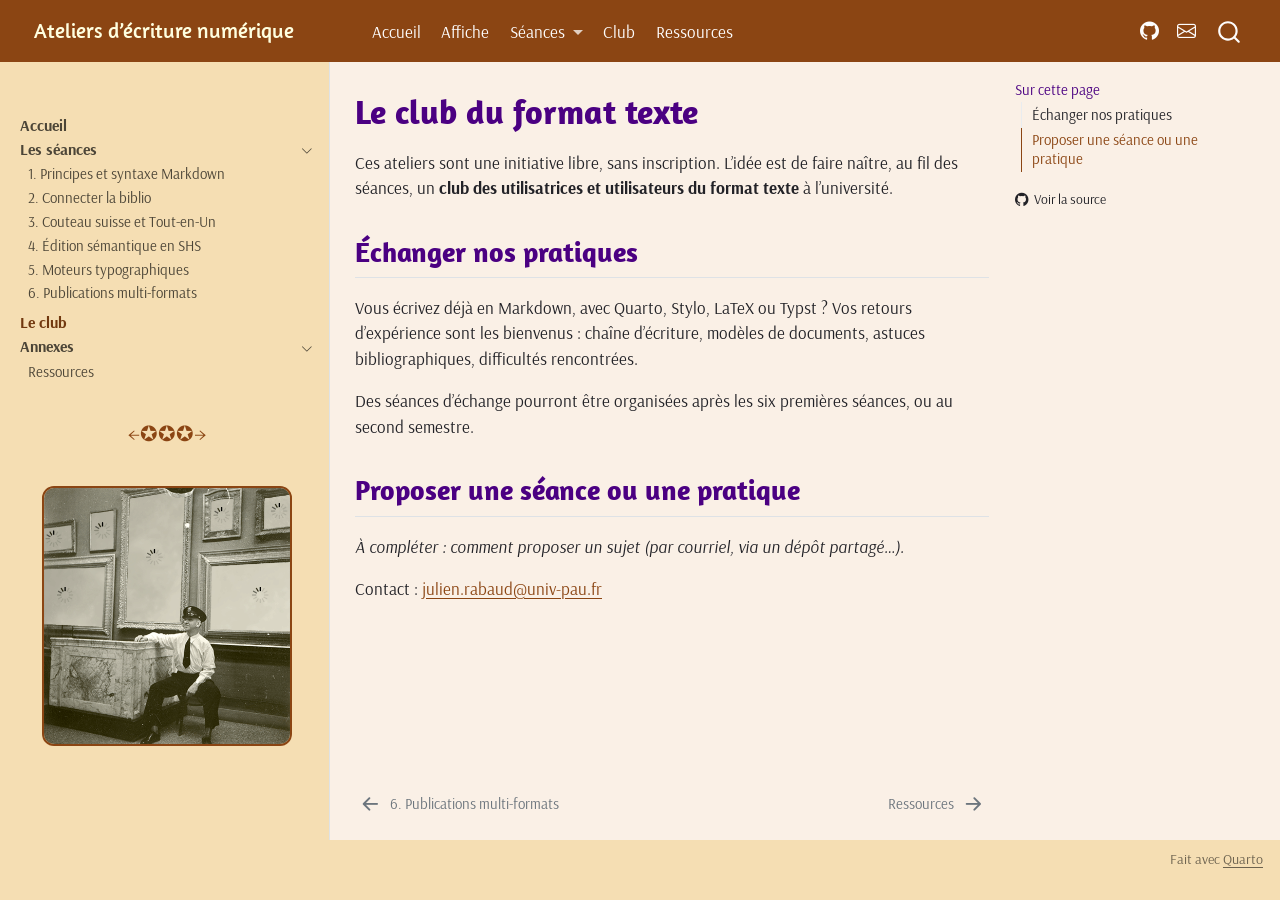
<file: club.html>
<!DOCTYPE html>
<html xmlns="http://www.w3.org/1999/xhtml" lang="fr" xml:lang="fr"><head>

<meta charset="utf-8">
<meta name="generator" content="quarto-1.11.9">

<meta name="viewport" content="width=device-width, initial-scale=1.0, user-scalable=yes">


<title>Le club du format texte – Ateliers d’écriture numérique</title>
<style>
/* Default styles provided by pandoc.
** See https://pandoc.org/MANUAL.html#variables-for-html for config info.
*/
span.smallcaps{font-variant: small-caps;}
div.columns{display: flex; gap: 1.5em;}
div.column{flex: auto;}
@media screen {
div.columns{gap: min(4vw, 1.5em);}
div.column{overflow-x: auto;}
}
div.hanging-indent{margin-left: 1.5em; text-indent: -1.5em;}
ul.task-list{list-style: none;}
ul.task-list li input[type="checkbox"] {
  width: 0.8em;
  margin: 0 0.8em 0.2em -1em; /* quarto-specific, see https://github.com/quarto-dev/quarto-cli/issues/4556 */ 
  vertical-align: middle;
}
</style>


<script src="site_libs/quarto-nav/quarto-nav.js"></script>
<script src="site_libs/quarto-nav/headroom.min.js"></script>
<script src="site_libs/clipboard/clipboard.min.js"></script>
<script src="site_libs/quarto-search/autocomplete.umd.js"></script>
<script src="site_libs/quarto-search/fuse.min.js"></script>
<script src="site_libs/quarto-search/quarto-search.js"></script>
<meta name="quarto:offset" content="./">
<link href="./ressources.html" rel="next">
<link href="./seances/06-html-css-print.html" rel="prev">
<link href="./img/logo-markdown.png" rel="icon" type="image/png">
<script src="site_libs/quarto-html/quarto.js" type="module"></script>
<script src="site_libs/quarto-html/tabsets/tabsets.js" type="module"></script>
<script src="site_libs/quarto-html/scrollable-regions/scrollable-regions.js" type="module"></script>
<script src="site_libs/quarto-html/popper.min.js"></script>
<script src="site_libs/quarto-html/tippy.umd.min.js"></script>
<script src="site_libs/quarto-html/anchor.min.js"></script>
<link href="site_libs/quarto-html/tippy.css" rel="stylesheet">
<link href="site_libs/quarto-html/quarto-syntax-highlighting-78f7bca48527afe405eb10ff209369fe.css" rel="stylesheet" class="quarto-color-scheme" id="quarto-text-highlighting-styles">
<link href="site_libs/quarto-html/quarto-syntax-highlighting-dark-e17454f84d8cbbcea8e28e4660a69f33.css" rel="stylesheet" class="quarto-color-scheme quarto-color-alternate" id="quarto-text-highlighting-styles">
<link href="site_libs/quarto-html/quarto-syntax-highlighting-78f7bca48527afe405eb10ff209369fe.css" rel="stylesheet" class="quarto-color-scheme-extra" id="quarto-text-highlighting-styles">
<script src="site_libs/bootstrap/bootstrap.min.js"></script>
<link href="site_libs/bootstrap/bootstrap-icons.css" rel="stylesheet">
<link href="site_libs/bootstrap/bootstrap-88e5d0a892d0014ec2f51b00a47a4b1f.min.css" rel="stylesheet" append-hash="true" class="quarto-color-scheme" id="quarto-bootstrap" data-mode="light">
<link href="site_libs/bootstrap/bootstrap-dark-88e5d0a892d0014ec2f51b00a47a4b1f.min.css" rel="stylesheet" append-hash="true" class="quarto-color-scheme quarto-color-alternate" id="quarto-bootstrap" data-mode="light">
<link href="site_libs/bootstrap/bootstrap-88e5d0a892d0014ec2f51b00a47a4b1f.min.css" rel="stylesheet" append-hash="true" class="quarto-color-scheme-extra" id="quarto-bootstrap" data-mode="light">
<script id="quarto-search-options" type="application/json">{
  "location": "navbar",
  "copy-button": false,
  "collapse-after": 3,
  "panel-placement": "end",
  "type": "overlay",
  "limit": 50,
  "keyboard-shortcut": [
    "f",
    "/",
    "s"
  ],
  "show-item-context": false,
  "language": {
    "search-no-results-text": "Pas de résultats",
    "search-matching-documents-text": "documents trouvés",
    "search-copy-link-title": "Copier le lien vers la recherche",
    "search-hide-matches-text": "Cacher les correspondances additionnelles",
    "search-more-match-text": "correspondance de plus dans ce document",
    "search-more-matches-text": "correspondances de plus dans ce document",
    "search-clear-button-title": "Effacer",
    "search-text-placeholder": "",
    "search-detached-cancel-button-title": "Annuler",
    "search-submit-button-title": "Envoyer",
    "search-label": "Recherche"
  }
}</script>


<link rel="stylesheet" href="styles.css">
</head>

<body class="nav-sidebar docked nav-fixed quarto-light"><a id="quarto-skip-link" class="visually-hidden-focusable" href="#quarto-document-content">Aller au contenu principal</a>

<div id="quarto-search-results"></div>
  <header id="quarto-header" class="headroom fixed-top">
    <nav class="navbar navbar-expand-lg " data-bs-theme="dark" aria-label="Site web">
      <div class="navbar-container container-fluid">
      <div class="navbar-brand-container mx-auto">
    <a href="./index.html" class="navbar-brand navbar-brand-logo">
    <img src="./img/logo-markdown.png" alt="" class="navbar-logo light-content">
    <img src="./img/logo-markdown.png" alt="" class="navbar-logo dark-content">
    </a>
    <a class="navbar-brand" href="./index.html">
    <span class="navbar-title">Ateliers d’écriture numérique</span>
    </a>
  </div>
          <button class="navbar-toggler" type="button" data-bs-toggle="collapse" data-bs-target="#navbarCollapse" aria-controls="navbarCollapse" aria-expanded="false" aria-label="Basculer la navigation" onclick="if (window.quartoToggleHeadroom) { window.quartoToggleHeadroom(); }">
  <span class="navbar-toggler-icon"></span>
</button>
          <div class="collapse navbar-collapse" id="navbarCollapse">
            <ul class="navbar-nav navbar-nav-scroll me-auto">
  <li class="nav-item">
    <a class="nav-link active" href="./index.html" aria-current="page"> 
<span class="menu-text">Accueil</span></a>
  </li>  
  <li class="nav-item">
    <a class="nav-link" href="./affiche.html"> 
<span class="menu-text">Affiche</span></a>
  </li>  
  <li class="nav-item dropdown ">
    <a class="nav-link dropdown-toggle" href="#" id="nav-menu-séances" role="link" data-bs-toggle="dropdown" aria-expanded="false">
 <span class="menu-text">Séances</span>
    </a>
    <ul class="dropdown-menu" aria-labelledby="nav-menu-séances">    
        <li>
    <a class="dropdown-item" href="./seances/01-markdown-zettlr.html">
 <span class="dropdown-text">1. Markdown et Zettlr</span></a>
  </li>  
        <li>
    <a class="dropdown-item" href="./seances/02-zotero.html">
 <span class="dropdown-text">2. Zotero</span></a>
  </li>  
        <li>
    <a class="dropdown-item" href="./seances/03-pandoc-quarto.html">
 <span class="dropdown-text">3. Pandoc et Quarto</span></a>
  </li>  
        <li>
    <a class="dropdown-item" href="./seances/04-stylo.html">
 <span class="dropdown-text">4. Stylo</span></a>
  </li>  
        <li>
    <a class="dropdown-item" href="./seances/05-latex-typst.html">
 <span class="dropdown-text">5. LaTeX et Typst</span></a>
  </li>  
        <li>
    <a class="dropdown-item" href="./seances/06-html-css-print.html">
 <span class="dropdown-text">6. HTML et CSS Print</span></a>
  </li>  
    </ul>
  </li>
  <li class="nav-item">
    <a class="nav-link" href="./club.html"> 
<span class="menu-text">Club</span></a>
  </li>  
  <li class="nav-item">
    <a class="nav-link" href="./ressources.html"> 
<span class="menu-text">Ressources</span></a>
  </li>  
</ul>
            <ul class="navbar-nav navbar-nav-scroll ms-auto">
  <li class="nav-item compact">
    <a class="nav-link" href="https://github.com/ujubib/atelier-format-texte"> <i class="bi bi-github" role="img" aria-label="Dépôt GitHub">
</i> 
<span class="menu-text"></span></a>
  </li>  
  <li class="nav-item compact">
    <a class="nav-link" href="mailto:julien.rabaud@univ-pau.fr"> <i class="bi bi-envelope" role="img" aria-label="Envoyer un email">
</i> 
<span class="menu-text"></span></a>
  </li>  
</ul>
          </div> <!-- /navcollapse -->
            <div class="quarto-navbar-tools">
</div>
            <div id="quarto-search" class="" title="Recherche"></div>
      </div> <!-- /container-fluid -->
    </nav>
  <nav class="quarto-secondary-nav" aria-label="Barre d'outils">
    <div class="container-fluid d-flex">
      <button type="button" class="quarto-btn-toggle btn" data-bs-toggle="collapse" role="button" data-bs-target=".quarto-sidebar-collapse-item" aria-controls="quarto-sidebar" aria-expanded="false" aria-label="Basculer la barre latérale" onclick="if (window.quartoToggleHeadroom) { window.quartoToggleHeadroom(); }">
        <i class="bi bi-layout-text-sidebar-reverse"></i>
      </button>
        <a class="flex-grow-1 no-decor" data-bs-toggle="collapse" data-bs-target=".quarto-sidebar-collapse-item" onclick="if (window.quartoToggleHeadroom) { window.quartoToggleHeadroom(); }">      
          <h1 class="quarto-secondary-nav-title">Le club du format texte</h1>
        </a>     
    </div>
  </nav>
</header>
<!-- content -->
<div id="quarto-content" class="quarto-container page-columns page-rows-contents page-layout-article page-navbar">
<!-- sidebar -->
  <nav id="quarto-sidebar" class="sidebar collapse collapse-horizontal quarto-sidebar-collapse-item sidebar-navigation docked overflow-auto" aria-label="Section">
    <div class="pt-lg-2 mt-2 text-left sidebar-header">
      <a href="./index.html" class="sidebar-logo-link">
      <img src="./img/logo-markdown.png" alt="" class="sidebar-logo light-content py-0 d-lg-inline d-none">
      <img src="./img/logo-markdown.png" alt="" class="sidebar-logo dark-content py-0 d-lg-inline d-none">
      </a>
      </div>
    <div class="sidebar-menu-container"> 
    <ul class="list-unstyled mt-1">
        <li class="sidebar-item">
  <div class="sidebar-item-container"> 
  <a href="./index.html" class="sidebar-item-text sidebar-link">
 <span class="menu-text">Accueil</span></a>
  </div>
</li>
        <li class="sidebar-item sidebar-item-section">
      <div class="sidebar-item-container"> 
            <button type="button" class="sidebar-item-text sidebar-item-toggle sidebar-link text-start" data-bs-toggle="collapse" data-bs-target="#quarto-sidebar-section-1" aria-controls="quarto-sidebar-section-1" aria-expanded="true">
 <span class="menu-text" id="quarto-sidebar-section-1-label">Les séances</span><i class="bi bi-chevron-right" aria-hidden="true"></i></button>
      </div>
      <ul id="quarto-sidebar-section-1" aria-labelledby="quarto-sidebar-section-1-label" class="collapse list-unstyled sidebar-section depth1 show">  
          <li class="sidebar-item">
  <div class="sidebar-item-container"> 
  <a href="./seances/01-markdown-zettlr.html" class="sidebar-item-text sidebar-link">
 <span class="menu-text">1. Principes et syntaxe Markdown</span></a>
  </div>
</li>
          <li class="sidebar-item">
  <div class="sidebar-item-container"> 
  <a href="./seances/02-zotero.html" class="sidebar-item-text sidebar-link">
 <span class="menu-text">2. Connecter la biblio</span></a>
  </div>
</li>
          <li class="sidebar-item">
  <div class="sidebar-item-container"> 
  <a href="./seances/03-pandoc-quarto.html" class="sidebar-item-text sidebar-link">
 <span class="menu-text">3. Couteau suisse et Tout-en-Un</span></a>
  </div>
</li>
          <li class="sidebar-item">
  <div class="sidebar-item-container"> 
  <a href="./seances/04-stylo.html" class="sidebar-item-text sidebar-link">
 <span class="menu-text">4. Édition sémantique en SHS</span></a>
  </div>
</li>
          <li class="sidebar-item">
  <div class="sidebar-item-container"> 
  <a href="./seances/05-latex-typst.html" class="sidebar-item-text sidebar-link">
 <span class="menu-text">5. Moteurs typographiques</span></a>
  </div>
</li>
          <li class="sidebar-item">
  <div class="sidebar-item-container"> 
  <a href="./seances/06-html-css-print.html" class="sidebar-item-text sidebar-link">
 <span class="menu-text">6. Publications multi-formats</span></a>
  </div>
</li>
      </ul>
  </li>
        <li class="sidebar-item">
  <div class="sidebar-item-container"> 
  <a href="./club.html" class="sidebar-item-text sidebar-link active">
 <span class="menu-text">Le club</span></a>
  </div>
</li>
        <li class="sidebar-item sidebar-item-section">
      <div class="sidebar-item-container"> 
            <button type="button" class="sidebar-item-text sidebar-item-toggle sidebar-link text-start" data-bs-toggle="collapse" data-bs-target="#quarto-sidebar-section-2" aria-controls="quarto-sidebar-section-2" aria-expanded="true">
 <span class="menu-text" id="quarto-sidebar-section-2-label">Annexes</span><i class="bi bi-chevron-right" aria-hidden="true"></i></button>
      </div>
      <ul id="quarto-sidebar-section-2" aria-labelledby="quarto-sidebar-section-2-label" class="collapse list-unstyled sidebar-section depth1 show">  
          <li class="sidebar-item">
  <div class="sidebar-item-container"> 
  <a href="./ressources.html" class="sidebar-item-text sidebar-link">
 <span class="menu-text">Ressources</span></a>
  </div>
</li>
      </ul>
  </li>
    </ul>
    </div>
<div class="quarto-sidebar-footer"><div class="sidebar-footer-item">
<div class="text-center">
<p><span style="font-size:1.4em;color:saddlebrown">←✪✪✪→</span></p>
<p><img src="./img/musee.webp" class="img-fluid" style="margin-top:20px;margin-bottom:20px;border:2px solid saddlebrown;border-radius:12px;width:85.0%"></p>
</div>
</div></div></nav>
<div id="quarto-sidebar-glass" class="quarto-sidebar-collapse-item" data-bs-toggle="collapse" data-bs-target=".quarto-sidebar-collapse-item"></div>
<!-- margin-sidebar -->
    <div id="quarto-margin-sidebar" class="sidebar margin-sidebar">
        <nav id="TOC" role="doc-toc" aria-labelledby="toc-title" class="toc-active">
    <h2 id="toc-title">Sur cette page</h2>
   
  <ul>
  <li><a href="#échanger-nos-pratiques" id="toc-échanger-nos-pratiques" class="nav-link active" data-scroll-target="#échanger-nos-pratiques">Échanger nos pratiques</a></li>
  <li><a href="#proposer-une-séance-ou-une-pratique" id="toc-proposer-une-séance-ou-une-pratique" class="nav-link" data-scroll-target="#proposer-une-séance-ou-une-pratique">Proposer une séance ou une pratique</a></li>
  </ul>
<div class="toc-actions"><ul><li><a href="https://github.com/ujubib/atelier-format-texte/blob/main/club.qmd" class="toc-action"><i class="bi bi-github"></i>Voir la source</a></li></ul></div></nav>
    </div>
<!-- main -->
<main class="content" id="quarto-document-content" tabindex="-1">

<header id="title-block-header" class="quarto-title-block default">
<div class="quarto-title">
<h1 class="title d-none d-lg-block">Le club du format texte</h1>
</div>



<div class="quarto-title-meta">

    
  
    
  </div>
  


</header>


<p>Ces ateliers sont une initiative libre, sans inscription. L’idée est de faire naître, au fil des séances, un <strong>club des utilisatrices et utilisateurs du format texte</strong> à l’université.</p>
<section id="échanger-nos-pratiques" class="level2">
<h2 class="anchored" data-anchor-id="échanger-nos-pratiques">Échanger nos pratiques</h2>
<p>Vous écrivez déjà en Markdown, avec Quarto, Stylo, LaTeX ou Typst ? Vos retours d’expérience sont les bienvenus : chaîne d’écriture, modèles de documents, astuces bibliographiques, difficultés rencontrées.</p>
<p>Des séances d’échange pourront être organisées après les six premières séances, ou au second semestre.</p>
</section>
<section id="proposer-une-séance-ou-une-pratique" class="level2">
<h2 class="anchored" data-anchor-id="proposer-une-séance-ou-une-pratique">Proposer une séance ou une pratique</h2>
<p><em>À compléter : comment proposer un sujet (par courriel, via un dépôt partagé…).</em></p>
<p>Contact : <a href="mailto:julien.rabaud@univ-pau.fr">julien.rabaud@univ-pau.fr</a></p>


</section>

</main> <!-- /main -->
<script id="quarto-html-after-body" type="application/javascript">
  window.document.addEventListener("DOMContentLoaded", function (event) {
    const icon = "";
    const anchorJS = new window.AnchorJS();
    anchorJS.options = {
      placement: 'right',
      icon: icon
    };
    anchorJS.add('.anchored');
    const isCodeAnnotation = (el) => {
      for (const clz of el.classList) {
        if (clz.startsWith('code-annotation-')) {                     
          return true;
        }
      }
      return false;
    }
    const onCopySuccess = function(e) {
      // button target
      const button = e.trigger;
      // don't keep focus
      button.blur();
      // flash "checked"
      button.classList.add('code-copy-button-checked');
      var currentTitle = button.getAttribute("title");
      button.setAttribute("title", "Copié");
      let tooltip;
      if (window.bootstrap) {
        button.setAttribute("data-bs-toggle", "tooltip");
        button.setAttribute("data-bs-placement", "left");
        button.setAttribute("data-bs-title", "Copié");
        tooltip = new bootstrap.Tooltip(button, 
          { trigger: "manual", 
            customClass: "code-copy-button-tooltip",
            offset: [0, -8]});
        tooltip.show();    
      }
      setTimeout(function() {
        if (tooltip) {
          tooltip.hide();
          button.removeAttribute("data-bs-title");
          button.removeAttribute("data-bs-toggle");
          button.removeAttribute("data-bs-placement");
        }
        button.setAttribute("title", currentTitle);
        button.classList.remove('code-copy-button-checked');
      }, 1000);
      // clear code selection
      e.clearSelection();
    }
    const getTextToCopy = function(trigger) {
      const outerScaffold = trigger.parentElement.cloneNode(true);
      const codeEl = outerScaffold.querySelector('code');
      for (const childEl of codeEl.children) {
        if (isCodeAnnotation(childEl)) {
          childEl.remove();
        }
      }
      return codeEl.innerText;
    }
    const clipboard = new window.ClipboardJS('.code-copy-button:not([data-in-quarto-modal])', {
      text: getTextToCopy
    });
    clipboard.on('success', onCopySuccess);
    if (window.document.getElementById('quarto-embedded-source-code-modal')) {
      const clipboardModal = new window.ClipboardJS('.code-copy-button[data-in-quarto-modal]', {
        text: getTextToCopy,
        container: window.document.getElementById('quarto-embedded-source-code-modal')
      });
      clipboardModal.on('success', onCopySuccess);
    }
      var localhostRegex = new RegExp(/^(?:http|https):\/\/localhost\:?[0-9]*\//);
      var mailtoRegex = new RegExp(/^mailto:/);
        var filterRegex = new RegExp("https:\/\/ujubib\.github\.io\/atelier-format-texte\/");
      var isInternal = (href) => {
          return filterRegex.test(href) || localhostRegex.test(href) || mailtoRegex.test(href);
      }
      // Inspect non-navigation links and adorn them if external
      window.quartoDecorateExternalLinks = function (root) {
     var links = (root || window.document).querySelectorAll('a[href]:not(.nav-link):not(.navbar-brand):not(.toc-action):not(.sidebar-link):not(.sidebar-item-toggle):not(.pagination-link):not(.no-external):not([aria-hidden]):not(.dropdown-item):not(.quarto-navigation-tool):not(.about-link)');
      for (var i=0; i<links.length; i++) {
        const link = links[i];
        if (!isInternal(link.href)) {
          // undo the damage that might have been done by quarto-nav.js in the case of
          // links that we want to consider external
          if (link.dataset.originalHref !== undefined) {
            link.href = link.dataset.originalHref;
          }
          if (!link.classList.contains('no-external-icon')) {
          }
        }
      }
      };
      window.quartoDecorateExternalLinks(window.document);
    // Esc closes the popup (WCAG 1.4.13) and focus leaving both trigger and
    // popup closes it (WCAG 2.4.11); tippy handles neither for interactive popups.
    const hideOnEscAndFocusOut = {
      name: 'hideOnEscAndFocusOut',
      defaultValue: true,
      fn(instance) {
        const dismiss = () => {
          // A show scheduled by the trigger delay would otherwise reopen it
          instance.clearDelayTimeouts();
          instance.hide();
        };
        const onKeyDown = (event) => {
          if (event.key !== 'Escape') {
            return;
          }
          // Keep Esc from also reaching page handlers (e.g. reveal.js overview),
          // except an open reveal.js slide menu, which Esc should close too.
          // The menu handles keys only when its keyboard option is on.
          const menuHandlesEsc = window.Reveal?.getPlugin?.('menu')?.isOpen() &&
            window.Reveal.getConfig().menu?.keyboard !== false;
          if (!menuHandlesEsc) {
            event.stopPropagation();
          }
          if (instance.popper.contains(window.document.activeElement)) {
            // Disabled while refocusing so the focus trigger does not reopen it
            instance.disable();
            instance.reference.focus();
            instance.enable();
          }
          dismiss();
        };
        const onFocusOut = (event) => {
          const target = event.relatedTarget;
          if (target && !instance.reference.contains(target) &&
              !instance.popper.contains(target)) {
            dismiss();
          }
        };
        // On the trigger too: a click trigger (code-annotations: select) has no
        // blur handling. Attached for the instance's lifetime so leaving the
        // trigger also cancels a show still pending on the trigger delay.
        instance.reference.addEventListener('focusout', onFocusOut);
        return {
          onShow() {
            window.document.addEventListener('keydown', onKeyDown, true);
            instance.popper.addEventListener('focusout', onFocusOut);
          },
          onHide() {
            window.document.removeEventListener('keydown', onKeyDown, true);
            instance.popper.removeEventListener('focusout', onFocusOut);
          },
          onDestroy() {
            instance.reference.removeEventListener('focusout', onFocusOut);
          },
        };
      },
    };
    function tippyHover(el, contentFn, onTriggerFn, onUntriggerFn) {
      const config = {
        allowHTML: true,
        maxWidth: 500,
        delay: 100,
        arrow: false,
        appendTo: function(el) {
            return el.parentElement;
        },
        interactive: true,
        interactiveBorder: 10,
        theme: 'quarto',
        placement: 'bottom-start',
        plugins: [hideOnEscAndFocusOut],
      };
      if (contentFn) {
        config.content = contentFn;
      }
      if (onTriggerFn) {
        config.onTrigger = onTriggerFn;
      }
      if (onUntriggerFn) {
        config.onUntrigger = onUntriggerFn;
      }
      window.tippy(el, config); 
    }
    const noterefs = window.document.querySelectorAll('a[role="doc-noteref"]');
    for (var i=0; i<noterefs.length; i++) {
      const ref = noterefs[i];
      tippyHover(ref, function() {
        // use id or data attribute instead here
        let href = ref.getAttribute('data-footnote-href') || ref.getAttribute('href');
        try { href = new URL(href).hash; } catch {}
        const id = href.replace(/^#\/?/, "");
        const note = window.document.getElementById(id);
        if (note) {
          return note.innerHTML;
        } else {
          return "";
        }
      });
    }
    const xrefs = window.document.querySelectorAll('a.quarto-xref');
    const processXRef = (id, note) => {
      // Strip column container classes
      const stripColumnClz = (el) => {
        el.classList.remove("page-full", "page-columns");
        if (el.children) {
          for (const child of el.children) {
            stripColumnClz(child);
          }
        }
      }
      stripColumnClz(note)
      if (id === null || id.startsWith('sec-')) {
        // Special case sections, only their first couple elements
        const container = document.createElement("div");
        if (note.children && note.children.length > 2) {
          container.appendChild(note.children[0].cloneNode(true));
          for (let i = 1; i < note.children.length; i++) {
            const child = note.children[i];
            if (child.tagName === "P" && child.innerText === "") {
              continue;
            } else {
              container.appendChild(child.cloneNode(true));
              break;
            }
          }
          if (window.Quarto?.typesetMath) {
            window.Quarto.typesetMath(container);
          }
          return container.innerHTML
        } else {
          if (window.Quarto?.typesetMath) {
            window.Quarto.typesetMath(note);
          }
          return note.innerHTML;
        }
      } else {
        // Remove any anchor links if they are present
        const anchorLink = note.querySelector('a.anchorjs-link');
        if (anchorLink) {
          anchorLink.remove();
        }
        if (window.Quarto?.typesetMath) {
          window.Quarto.typesetMath(note);
        }
        if (note.classList.contains("callout")) {
          return note.outerHTML;
        } else {
          return note.innerHTML;
        }
      }
    }
    for (var i=0; i<xrefs.length; i++) {
      const xref = xrefs[i];
      tippyHover(xref, undefined, function(instance) {
        instance.disable();
        let url = xref.getAttribute('href');
        let hash = undefined; 
        if (url.startsWith('#')) {
          hash = url;
        } else {
          try { hash = new URL(url).hash; } catch {}
        }
        if (hash) {
          const id = hash.replace(/^#\/?/, "");
          const note = window.document.getElementById(id);
          if (note !== null) {
            try {
              const html = processXRef(id, note.cloneNode(true));
              instance.setContent(html);
            } finally {
              instance.enable();
              instance.show();
            }
          } else {
            // See if we can fetch this
            fetch(url.split('#')[0])
            .then(res => res.text())
            .then(html => {
              const parser = new DOMParser();
              const htmlDoc = parser.parseFromString(html, "text/html");
              const note = htmlDoc.getElementById(id);
              if (note !== null) {
                const html = processXRef(id, note);
                instance.setContent(html);
              } 
            }).finally(() => {
              instance.enable();
              instance.show();
            });
          }
        } else {
          // See if we can fetch a full url (with no hash to target)
          // This is a special case and we should probably do some content thinning / targeting
          fetch(url)
          .then(res => res.text())
          .then(html => {
            const parser = new DOMParser();
            const htmlDoc = parser.parseFromString(html, "text/html");
            const note = htmlDoc.querySelector('main.content');
            if (note !== null) {
              // This should only happen for chapter cross references
              // (since there is no id in the URL)
              // remove the first header
              if (note.children.length > 0 && note.children[0].tagName === "HEADER") {
                note.children[0].remove();
              }
              const html = processXRef(null, note);
              instance.setContent(html);
            } 
          }).finally(() => {
            instance.enable();
            instance.show();
          });
        }
      }, function(instance) {
      });
    }
        let selectedAnnoteEl;
        const selectorForAnnotation = ( cell, annotation) => {
          let cellAttr = 'data-code-cell="' + cell + '"';
          let lineAttr = 'data-code-annotation="' +  annotation + '"';
          const selector = 'span[' + cellAttr + '][' + lineAttr + ']';
          return selector;
        }
        const selectCodeLines = (annoteEl) => {
          const doc = window.document;
          const targetCell = annoteEl.getAttribute("data-target-cell");
          const targetAnnotation = annoteEl.getAttribute("data-target-annotation");
          const annoteSpan = window.document.querySelector(selectorForAnnotation(targetCell, targetAnnotation));
          const lines = annoteSpan.getAttribute("data-code-lines").split(",");
          const lineIds = lines.map((line) => {
            return targetCell + "-" + line;
          })
          // Each band is positioned against its own containing block, which is
          // not the offsetParent of the lines, so place it from client rects.
          const placeBand = (band, firstEl, lastEl, codeBlock) => {
            const container = band.offsetParent;
            if (container === null) {
              return;
            }
            const containerRect = container.getBoundingClientRect();
            // Reveal.js scales slides with a transform, so convert client
            // pixels back to the CSS pixels of the container.
            const scale = containerRect.height / container.offsetHeight || 1;
            const firstRect = firstEl.getBoundingClientRect();
            const lastRect = lastEl.getBoundingClientRect();
            const top = (firstRect.top - containerRect.top) / scale - container.clientTop + container.scrollTop;
            const height = (lastRect.bottom - firstRect.top) / scale;
            band.style.top = top - 2 + "px";
            band.style.height = height + 4 + "px";
            if (codeBlock) {
              // Without the copy button wrapper, the containing block is wider
              // than the code block, so span the code block explicitly.
              const blockRect = codeBlock.getBoundingClientRect();
              band.style.left = (blockRect.left - containerRect.left) / scale - container.clientLeft + container.scrollLeft + "px";
              band.style.width = blockRect.width / scale + "px";
            }
          };
          if (lineIds.length > 0) {
            const el = window.document.getElementById(lineIds[0]);
            const lastEl = window.document.getElementById(lineIds[lineIds.length - 1]);
            const parent = el.parentElement.parentElement;
            // cook up a div (if necessary) and position it
            let div = window.document.getElementById("code-annotation-line-highlight");
            if (div === null) {
              div = window.document.createElement("div");
              div.setAttribute("id", "code-annotation-line-highlight");
              div.style.position = 'absolute';
              parent.appendChild(div);
            }
            placeBand(div, el, lastEl, parent.closest("div.sourceCode") || parent);
            let gutterDiv = window.document.getElementById("code-annotation-line-highlight-gutter");
            if (gutterDiv === null) {
              gutterDiv = window.document.createElement("div");
              gutterDiv.setAttribute("id", "code-annotation-line-highlight-gutter");
              gutterDiv.style.position = 'absolute';
              const codeCell = window.document.getElementById(targetCell);
              const gutter = codeCell.querySelector('.code-annotation-gutter');
              gutter.appendChild(gutterDiv);
            }
            placeBand(gutterDiv, el, lastEl);
            selectedAnnoteEl = annoteEl;
          }
        };
        const unselectCodeLines = () => {
          const elementsIds = ["code-annotation-line-highlight", "code-annotation-line-highlight-gutter"];
          elementsIds.forEach((elId) => {
            const div = window.document.getElementById(elId);
            if (div) {
              div.remove();
            }
          });
          selectedAnnoteEl = undefined;
        };
          // Handle positioning of the toggle
      window.addEventListener(
        "resize",
        throttle(() => {
          elRect = undefined;
          if (selectedAnnoteEl) {
            selectCodeLines(selectedAnnoteEl);
          }
        }, 10)
      );
      function throttle(fn, ms) {
      let throttle = false;
      let timer;
        return (...args) => {
          if(!throttle) { // first call gets through
              fn.apply(this, args);
              throttle = true;
          } else { // all the others get throttled
              if(timer) clearTimeout(timer); // cancel #2
              timer = setTimeout(() => {
                fn.apply(this, args);
                timer = throttle = false;
              }, ms);
          }
        };
      }
        // Attach click handler to the DT
        const annoteDls = window.document.querySelectorAll('dt[data-target-cell]');
        for (const annoteDlNode of annoteDls) {
          annoteDlNode.addEventListener('click', (event) => {
            const clickedEl = event.target;
            if (clickedEl !== selectedAnnoteEl) {
              unselectCodeLines();
              const activeEl = window.document.querySelector('dt[data-target-cell].code-annotation-active');
              if (activeEl) {
                activeEl.classList.remove('code-annotation-active');
              }
              selectCodeLines(clickedEl);
              clickedEl.classList.add('code-annotation-active');
            } else {
              // Unselect the line
              unselectCodeLines();
              clickedEl.classList.remove('code-annotation-active');
            }
          });
        }
    const findCites = (el) => {
      const parentEl = el.parentElement;
      if (parentEl) {
        const cites = parentEl.dataset.cites;
        if (cites) {
          return {
            el,
            cites: cites.split(' ')
          };
        } else {
          return findCites(el.parentElement)
        }
      } else {
        return undefined;
      }
    };
    var bibliorefs = window.document.querySelectorAll('a[role="doc-biblioref"]');
    for (var i=0; i<bibliorefs.length; i++) {
      const ref = bibliorefs[i];
      const citeInfo = findCites(ref);
      if (citeInfo) {
        tippyHover(citeInfo.el, function() {
          var popup = window.document.createElement('div');
          citeInfo.cites.forEach(function(cite) {
            var citeDiv = window.document.createElement('div');
            citeDiv.classList.add('hanging-indent');
            citeDiv.classList.add('csl-entry');
            var biblioDiv = window.document.getElementById('ref-' + cite);
            if (biblioDiv) {
              citeDiv.innerHTML = biblioDiv.innerHTML;
            }
            popup.appendChild(citeDiv);
          });
          return popup.innerHTML;
        });
      }
    }
  });
  </script>
  <script type="application/javascript">
  window.quartoScrollableRegionsLabels = {"code":"Code défilable","output":"Sortie défilable"};
  </script>
<nav class="page-navigation" aria-label="Page">
  <div class="nav-page nav-page-previous">
      <a href="./seances/06-html-css-print.html" class="pagination-link" aria-label="6. Publications multi-formats">
        <i class="bi bi-arrow-left-short"></i> <span class="nav-page-text">6. Publications multi-formats</span>
      </a>          
  </div>
  <div class="nav-page nav-page-next">
      <a href="./ressources.html" class="pagination-link" aria-label="Ressources">
        <span class="nav-page-text">Ressources</span> <i class="bi bi-arrow-right-short"></i>
      </a>
  </div>
</nav>
</div> <!-- /content -->
<footer class="footer">
  <div class="nav-footer">
    <div class="nav-footer-left">
      &nbsp;
    </div>   
    <div class="nav-footer-center">
      &nbsp;
    <div class="toc-actions d-sm-block d-md-none"><ul><li><a href="https://github.com/ujubib/atelier-format-texte/blob/main/club.qmd" class="toc-action"><i class="bi bi-github"></i>Voir la source</a></li></ul></div></div>
    <div class="nav-footer-right">
<p>Fait avec <a href="https://quarto.org">Quarto</a></p>
</div>
  </div>
</footer>




</body></html>
</file>
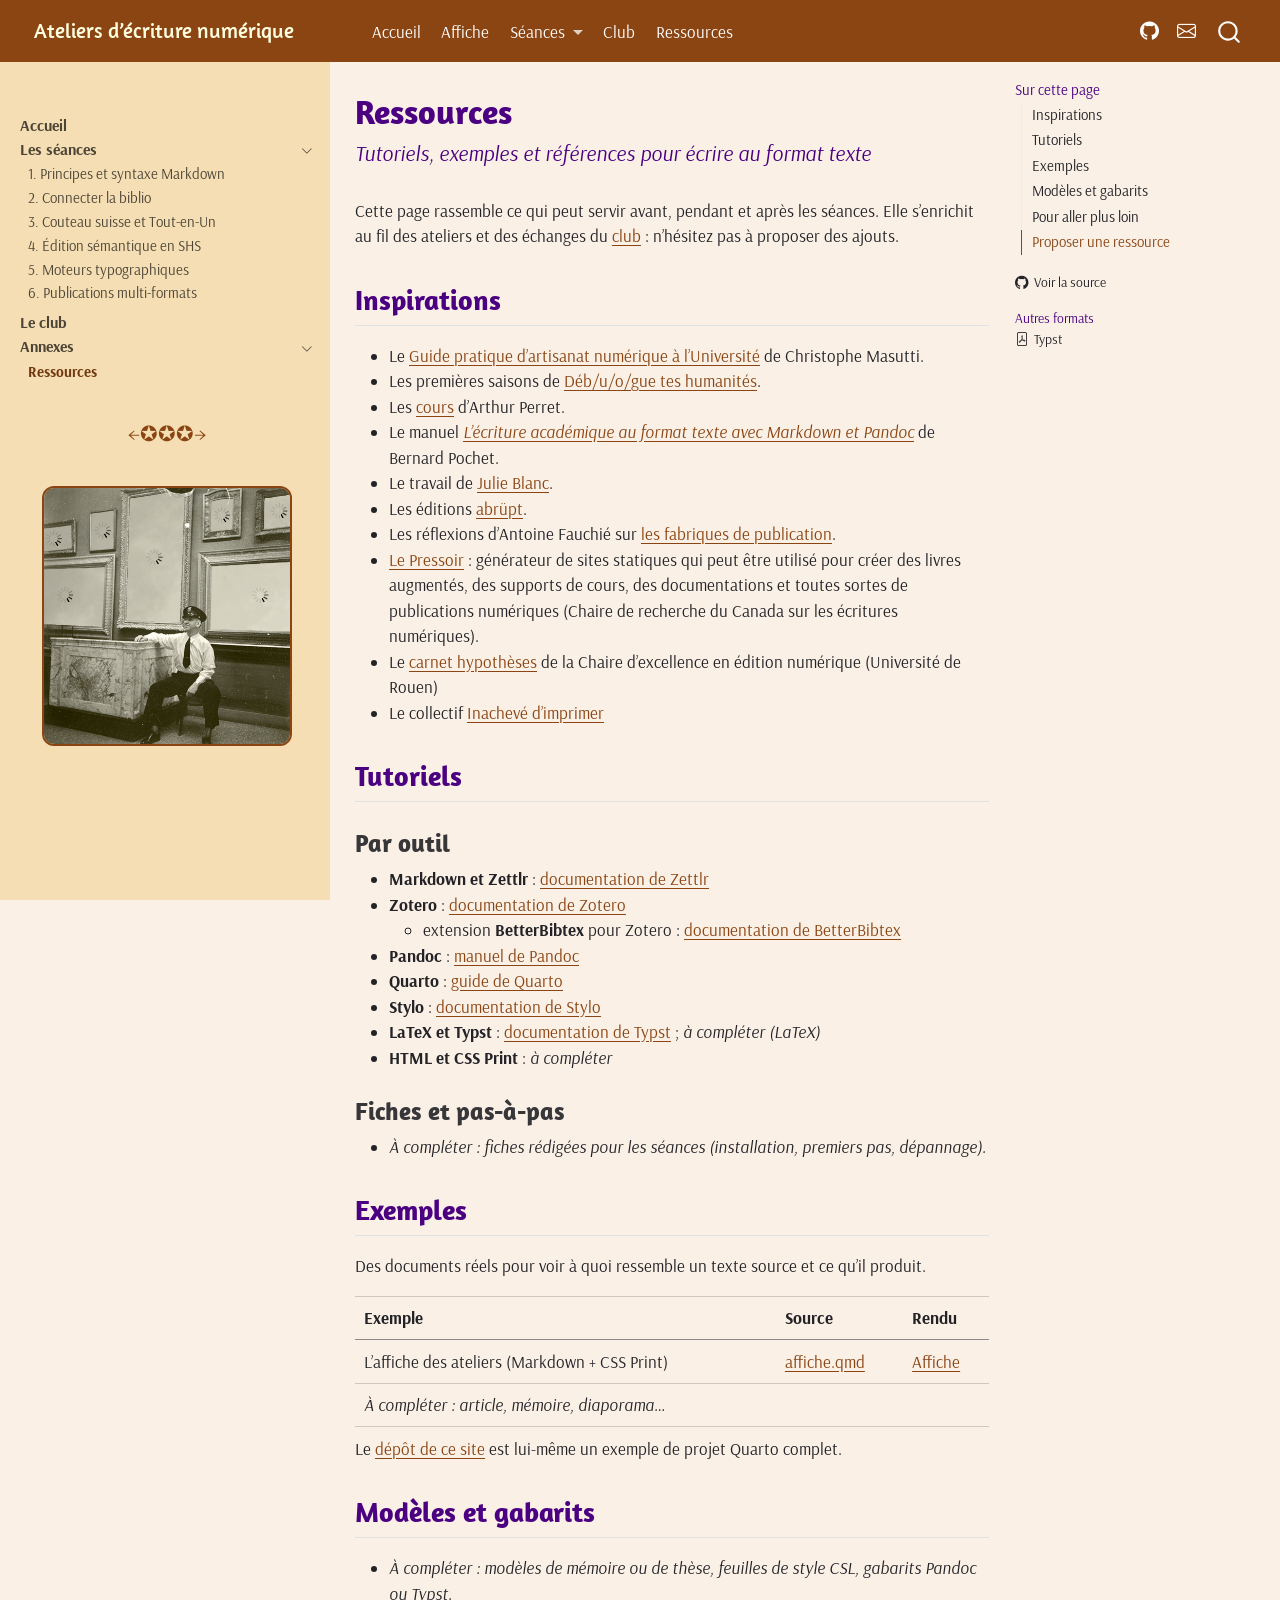
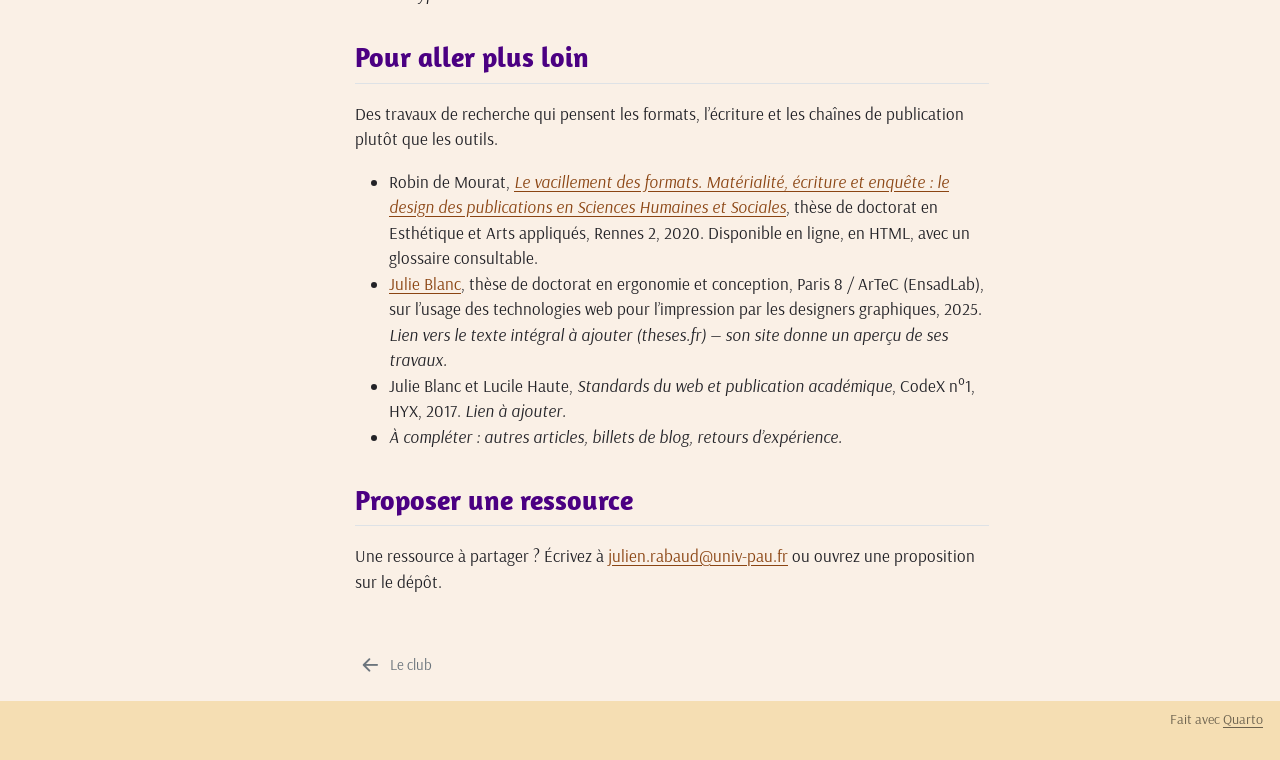
<file: ressources.html>
<!DOCTYPE html>
<html xmlns="http://www.w3.org/1999/xhtml" lang="fr" xml:lang="fr"><head>

<meta charset="utf-8">
<meta name="generator" content="quarto-1.11.9">

<meta name="viewport" content="width=device-width, initial-scale=1.0, user-scalable=yes">


<title>Ressources – Ateliers d’écriture numérique</title>
<style>
/* Default styles provided by pandoc.
** See https://pandoc.org/MANUAL.html#variables-for-html for config info.
*/
span.smallcaps{font-variant: small-caps;}
div.columns{display: flex; gap: 1.5em;}
div.column{flex: auto;}
@media screen {
div.columns{gap: min(4vw, 1.5em);}
div.column{overflow-x: auto;}
}
div.hanging-indent{margin-left: 1.5em; text-indent: -1.5em;}
ul.task-list{list-style: none;}
ul.task-list li input[type="checkbox"] {
  width: 0.8em;
  margin: 0 0.8em 0.2em -1em; /* quarto-specific, see https://github.com/quarto-dev/quarto-cli/issues/4556 */ 
  vertical-align: middle;
}
</style>


<script src="site_libs/quarto-nav/quarto-nav.js"></script>
<script src="site_libs/quarto-nav/headroom.min.js"></script>
<script src="site_libs/clipboard/clipboard.min.js"></script>
<script src="site_libs/quarto-search/autocomplete.umd.js"></script>
<script src="site_libs/quarto-search/fuse.min.js"></script>
<script src="site_libs/quarto-search/quarto-search.js"></script>
<meta name="quarto:offset" content="./">
<link href="./club.html" rel="prev">
<link href="./img/logo-markdown.png" rel="icon" type="image/png">
<script src="site_libs/quarto-html/quarto.js" type="module"></script>
<script src="site_libs/quarto-html/tabsets/tabsets.js" type="module"></script>
<script src="site_libs/quarto-html/scrollable-regions/scrollable-regions.js" type="module"></script>
<script src="site_libs/quarto-html/popper.min.js"></script>
<script src="site_libs/quarto-html/tippy.umd.min.js"></script>
<script src="site_libs/quarto-html/anchor.min.js"></script>
<link href="site_libs/quarto-html/tippy.css" rel="stylesheet">
<link href="site_libs/quarto-html/quarto-syntax-highlighting-78f7bca48527afe405eb10ff209369fe.css" rel="stylesheet" class="quarto-color-scheme" id="quarto-text-highlighting-styles">
<link href="site_libs/quarto-html/quarto-syntax-highlighting-dark-e17454f84d8cbbcea8e28e4660a69f33.css" rel="stylesheet" class="quarto-color-scheme quarto-color-alternate" id="quarto-text-highlighting-styles">
<link href="site_libs/quarto-html/quarto-syntax-highlighting-78f7bca48527afe405eb10ff209369fe.css" rel="stylesheet" class="quarto-color-scheme-extra" id="quarto-text-highlighting-styles">
<script src="site_libs/bootstrap/bootstrap.min.js"></script>
<link href="site_libs/bootstrap/bootstrap-icons.css" rel="stylesheet">
<link href="site_libs/bootstrap/bootstrap-88e5d0a892d0014ec2f51b00a47a4b1f.min.css" rel="stylesheet" append-hash="true" class="quarto-color-scheme" id="quarto-bootstrap" data-mode="light">
<link href="site_libs/bootstrap/bootstrap-dark-88e5d0a892d0014ec2f51b00a47a4b1f.min.css" rel="stylesheet" append-hash="true" class="quarto-color-scheme quarto-color-alternate" id="quarto-bootstrap" data-mode="light">
<link href="site_libs/bootstrap/bootstrap-88e5d0a892d0014ec2f51b00a47a4b1f.min.css" rel="stylesheet" append-hash="true" class="quarto-color-scheme-extra" id="quarto-bootstrap" data-mode="light">
<script src="site_libs/quarto-contrib/glightbox/glightbox.min.js"></script>
<link href="site_libs/quarto-contrib/glightbox/glightbox.min.css" rel="stylesheet">
<link href="site_libs/quarto-contrib/glightbox/lightbox.css" rel="stylesheet">
<script id="quarto-search-options" type="application/json">{
  "location": "navbar",
  "copy-button": false,
  "collapse-after": 3,
  "panel-placement": "end",
  "type": "overlay",
  "limit": 50,
  "keyboard-shortcut": [
    "f",
    "/",
    "s"
  ],
  "show-item-context": false,
  "language": {
    "search-no-results-text": "Pas de résultats",
    "search-matching-documents-text": "documents trouvés",
    "search-copy-link-title": "Copier le lien vers la recherche",
    "search-hide-matches-text": "Cacher les correspondances additionnelles",
    "search-more-match-text": "correspondance de plus dans ce document",
    "search-more-matches-text": "correspondances de plus dans ce document",
    "search-clear-button-title": "Effacer",
    "search-text-placeholder": "",
    "search-detached-cancel-button-title": "Annuler",
    "search-submit-button-title": "Envoyer",
    "search-label": "Recherche"
  }
}</script>


<link rel="stylesheet" href="styles.css">
</head>

<body class="nav-sidebar docked nav-fixed quarto-light"><a id="quarto-skip-link" class="visually-hidden-focusable" href="#quarto-document-content">Aller au contenu principal</a>

<div id="quarto-search-results"></div>
  <header id="quarto-header" class="headroom fixed-top">
    <nav class="navbar navbar-expand-lg " data-bs-theme="dark" aria-label="Site web">
      <div class="navbar-container container-fluid">
      <div class="navbar-brand-container mx-auto">
    <a href="./index.html" class="navbar-brand navbar-brand-logo">
    <img src="./img/logo-markdown.png" alt="" class="navbar-logo light-content">
    <img src="./img/logo-markdown.png" alt="" class="navbar-logo dark-content">
    </a>
    <a class="navbar-brand" href="./index.html">
    <span class="navbar-title">Ateliers d’écriture numérique</span>
    </a>
  </div>
          <button class="navbar-toggler" type="button" data-bs-toggle="collapse" data-bs-target="#navbarCollapse" aria-controls="navbarCollapse" aria-expanded="false" aria-label="Basculer la navigation" onclick="if (window.quartoToggleHeadroom) { window.quartoToggleHeadroom(); }">
  <span class="navbar-toggler-icon"></span>
</button>
          <div class="collapse navbar-collapse" id="navbarCollapse">
            <ul class="navbar-nav navbar-nav-scroll me-auto">
  <li class="nav-item">
    <a class="nav-link active" href="./index.html" aria-current="page"> 
<span class="menu-text">Accueil</span></a>
  </li>  
  <li class="nav-item">
    <a class="nav-link" href="./affiche.html"> 
<span class="menu-text">Affiche</span></a>
  </li>  
  <li class="nav-item dropdown ">
    <a class="nav-link dropdown-toggle" href="#" id="nav-menu-séances" role="link" data-bs-toggle="dropdown" aria-expanded="false">
 <span class="menu-text">Séances</span>
    </a>
    <ul class="dropdown-menu" aria-labelledby="nav-menu-séances">    
        <li>
    <a class="dropdown-item" href="./seances/01-markdown-zettlr.html">
 <span class="dropdown-text">1. Markdown et Zettlr</span></a>
  </li>  
        <li>
    <a class="dropdown-item" href="./seances/02-zotero.html">
 <span class="dropdown-text">2. Zotero</span></a>
  </li>  
        <li>
    <a class="dropdown-item" href="./seances/03-pandoc-quarto.html">
 <span class="dropdown-text">3. Pandoc et Quarto</span></a>
  </li>  
        <li>
    <a class="dropdown-item" href="./seances/04-stylo.html">
 <span class="dropdown-text">4. Stylo</span></a>
  </li>  
        <li>
    <a class="dropdown-item" href="./seances/05-latex-typst.html">
 <span class="dropdown-text">5. LaTeX et Typst</span></a>
  </li>  
        <li>
    <a class="dropdown-item" href="./seances/06-html-css-print.html">
 <span class="dropdown-text">6. HTML et CSS Print</span></a>
  </li>  
    </ul>
  </li>
  <li class="nav-item">
    <a class="nav-link" href="./club.html"> 
<span class="menu-text">Club</span></a>
  </li>  
  <li class="nav-item">
    <a class="nav-link" href="./ressources.html"> 
<span class="menu-text">Ressources</span></a>
  </li>  
</ul>
            <ul class="navbar-nav navbar-nav-scroll ms-auto">
  <li class="nav-item compact">
    <a class="nav-link" href="https://github.com/ujubib/atelier-format-texte"> <i class="bi bi-github" role="img" aria-label="Dépôt GitHub">
</i> 
<span class="menu-text"></span></a>
  </li>  
  <li class="nav-item compact">
    <a class="nav-link" href="mailto:julien.rabaud@univ-pau.fr"> <i class="bi bi-envelope" role="img" aria-label="Envoyer un email">
</i> 
<span class="menu-text"></span></a>
  </li>  
</ul>
          </div> <!-- /navcollapse -->
            <div class="quarto-navbar-tools">
</div>
            <div id="quarto-search" class="" title="Recherche"></div>
      </div> <!-- /container-fluid -->
    </nav>
  <nav class="quarto-secondary-nav" aria-label="Barre d'outils">
    <div class="container-fluid d-flex">
      <button type="button" class="quarto-btn-toggle btn" data-bs-toggle="collapse" role="button" data-bs-target=".quarto-sidebar-collapse-item" aria-controls="quarto-sidebar" aria-expanded="false" aria-label="Basculer la barre latérale" onclick="if (window.quartoToggleHeadroom) { window.quartoToggleHeadroom(); }">
        <i class="bi bi-layout-text-sidebar-reverse"></i>
      </button>
        <a class="flex-grow-1 no-decor" data-bs-toggle="collapse" data-bs-target=".quarto-sidebar-collapse-item" onclick="if (window.quartoToggleHeadroom) { window.quartoToggleHeadroom(); }">      
          <h1 class="quarto-secondary-nav-title">Ressources</h1>
        </a>     
    </div>
  </nav>
</header>
<!-- content -->
<div id="quarto-content" class="quarto-container page-columns page-rows-contents page-layout-article page-navbar">
<!-- sidebar -->
  <nav id="quarto-sidebar" class="sidebar collapse collapse-horizontal quarto-sidebar-collapse-item sidebar-navigation docked overflow-auto" aria-label="Section">
    <div class="pt-lg-2 mt-2 text-left sidebar-header">
      <a href="./index.html" class="sidebar-logo-link">
      <img src="./img/logo-markdown.png" alt="" class="sidebar-logo light-content py-0 d-lg-inline d-none">
      <img src="./img/logo-markdown.png" alt="" class="sidebar-logo dark-content py-0 d-lg-inline d-none">
      </a>
      </div>
    <div class="sidebar-menu-container"> 
    <ul class="list-unstyled mt-1">
        <li class="sidebar-item">
  <div class="sidebar-item-container"> 
  <a href="./index.html" class="sidebar-item-text sidebar-link">
 <span class="menu-text">Accueil</span></a>
  </div>
</li>
        <li class="sidebar-item sidebar-item-section">
      <div class="sidebar-item-container"> 
            <button type="button" class="sidebar-item-text sidebar-item-toggle sidebar-link text-start" data-bs-toggle="collapse" data-bs-target="#quarto-sidebar-section-1" aria-controls="quarto-sidebar-section-1" aria-expanded="true">
 <span class="menu-text" id="quarto-sidebar-section-1-label">Les séances</span><i class="bi bi-chevron-right" aria-hidden="true"></i></button>
      </div>
      <ul id="quarto-sidebar-section-1" aria-labelledby="quarto-sidebar-section-1-label" class="collapse list-unstyled sidebar-section depth1 show">  
          <li class="sidebar-item">
  <div class="sidebar-item-container"> 
  <a href="./seances/01-markdown-zettlr.html" class="sidebar-item-text sidebar-link">
 <span class="menu-text">1. Principes et syntaxe Markdown</span></a>
  </div>
</li>
          <li class="sidebar-item">
  <div class="sidebar-item-container"> 
  <a href="./seances/02-zotero.html" class="sidebar-item-text sidebar-link">
 <span class="menu-text">2. Connecter la biblio</span></a>
  </div>
</li>
          <li class="sidebar-item">
  <div class="sidebar-item-container"> 
  <a href="./seances/03-pandoc-quarto.html" class="sidebar-item-text sidebar-link">
 <span class="menu-text">3. Couteau suisse et Tout-en-Un</span></a>
  </div>
</li>
          <li class="sidebar-item">
  <div class="sidebar-item-container"> 
  <a href="./seances/04-stylo.html" class="sidebar-item-text sidebar-link">
 <span class="menu-text">4. Édition sémantique en SHS</span></a>
  </div>
</li>
          <li class="sidebar-item">
  <div class="sidebar-item-container"> 
  <a href="./seances/05-latex-typst.html" class="sidebar-item-text sidebar-link">
 <span class="menu-text">5. Moteurs typographiques</span></a>
  </div>
</li>
          <li class="sidebar-item">
  <div class="sidebar-item-container"> 
  <a href="./seances/06-html-css-print.html" class="sidebar-item-text sidebar-link">
 <span class="menu-text">6. Publications multi-formats</span></a>
  </div>
</li>
      </ul>
  </li>
        <li class="sidebar-item">
  <div class="sidebar-item-container"> 
  <a href="./club.html" class="sidebar-item-text sidebar-link">
 <span class="menu-text">Le club</span></a>
  </div>
</li>
        <li class="sidebar-item sidebar-item-section">
      <div class="sidebar-item-container"> 
            <button type="button" class="sidebar-item-text sidebar-item-toggle sidebar-link text-start" data-bs-toggle="collapse" data-bs-target="#quarto-sidebar-section-2" aria-controls="quarto-sidebar-section-2" aria-expanded="true">
 <span class="menu-text" id="quarto-sidebar-section-2-label">Annexes</span><i class="bi bi-chevron-right" aria-hidden="true"></i></button>
      </div>
      <ul id="quarto-sidebar-section-2" aria-labelledby="quarto-sidebar-section-2-label" class="collapse list-unstyled sidebar-section depth1 show">  
          <li class="sidebar-item">
  <div class="sidebar-item-container"> 
  <a href="./ressources.html" class="sidebar-item-text sidebar-link active">
 <span class="menu-text">Ressources</span></a>
  </div>
</li>
      </ul>
  </li>
    </ul>
    </div>
<div class="quarto-sidebar-footer"><div class="sidebar-footer-item">
<div class="text-center">
<p><span style="font-size:1.4em;color:saddlebrown">←✪✪✪→</span></p>
<p><a href="./img/musee.webp" class="lightbox" data-gallery="quarto-lightbox-gallery-1"><img src="./img/musee.webp" class="img-fluid" style="margin-top:20px;margin-bottom:20px;border:2px solid saddlebrown;border-radius:12px;width:85.0%"></a></p>
</div>
</div></div></nav>
<div id="quarto-sidebar-glass" class="quarto-sidebar-collapse-item" data-bs-toggle="collapse" data-bs-target=".quarto-sidebar-collapse-item"></div>
<!-- margin-sidebar -->
    <div id="quarto-margin-sidebar" class="sidebar margin-sidebar">
        <nav id="TOC" role="doc-toc" aria-labelledby="toc-title" class="toc-active">
    <h2 id="toc-title">Sur cette page</h2>
   
  <ul>
  <li><a href="#inspirations" id="toc-inspirations" class="nav-link active" data-scroll-target="#inspirations">Inspirations</a></li>
  <li><a href="#tutoriels" id="toc-tutoriels" class="nav-link" data-scroll-target="#tutoriels">Tutoriels</a>
  <ul class="collapse">
  <li><a href="#par-outil" id="toc-par-outil" class="nav-link" data-scroll-target="#par-outil">Par outil</a></li>
  <li><a href="#fiches-et-pas-à-pas" id="toc-fiches-et-pas-à-pas" class="nav-link" data-scroll-target="#fiches-et-pas-à-pas">Fiches et pas-à-pas</a></li>
  </ul></li>
  <li><a href="#exemples" id="toc-exemples" class="nav-link" data-scroll-target="#exemples">Exemples</a></li>
  <li><a href="#modèles-et-gabarits" id="toc-modèles-et-gabarits" class="nav-link" data-scroll-target="#modèles-et-gabarits">Modèles et gabarits</a></li>
  <li><a href="#pour-aller-plus-loin" id="toc-pour-aller-plus-loin" class="nav-link" data-scroll-target="#pour-aller-plus-loin">Pour aller plus loin</a></li>
  <li><a href="#proposer-une-ressource" id="toc-proposer-une-ressource" class="nav-link" data-scroll-target="#proposer-une-ressource">Proposer une ressource</a></li>
  </ul>
<div class="toc-actions"><ul><li><a href="https://github.com/ujubib/atelier-format-texte/blob/main/ressources.qmd" class="toc-action"><i class="bi bi-github"></i>Voir la source</a></li></ul></div><div class="quarto-alternate-formats"><h2>Autres formats</h2><ul><li><a href="ressources.pdf"><i class="bi bi-file-pdf"></i>Typst</a></li></ul></div></nav>
    </div>
<!-- main -->
<main class="content" id="quarto-document-content" tabindex="-1">

<header id="title-block-header" class="quarto-title-block default">
<div class="quarto-title">
<h1 class="title d-none d-lg-block">Ressources</h1>
<p class="subtitle lead">Tutoriels, exemples et références pour écrire au format texte</p>
</div>



<div class="quarto-title-meta">

    
  
    
  </div>
  


</header>


<p>Cette page rassemble ce qui peut servir avant, pendant et après les séances. Elle s’enrichit au fil des ateliers et des échanges du <a href="./club.html">club</a> : n’hésitez pas à proposer des ajouts.</p>
<section id="inspirations" class="level2">
<h2 class="anchored" data-anchor-id="inspirations">Inspirations</h2>
<ul>
<li>Le <a href="https://libruniv-c29483.frama.io/">Guide pratique d’artisanat numérique à l’Université</a> de Christophe Masutti.</li>
<li>Les premières saisons de <a href="https://debugue.ecrituresnumeriques.ca/archives/">Déb/u/o/gue tes humanités</a>.</li>
<li>Les <a href="https://www.arthurperret.fr/cours/">cours</a> d’Arthur Perret.</li>
<li>Le manuel <a href="https://e-publish.uliege.be/md2/"><em>L’écriture académique au format texte avec Markdown et Pandoc</em></a> de Bernard Pochet.</li>
<li>Le travail de <a href="https://julie-blanc.fr/">Julie Blanc</a>.</li>
<li>Les éditions <a href="https://abrupt.cc/">abrüpt</a>.</li>
<li>Les réflexions d’Antoine Fauchié sur <a href="https://www.quaternum.net/2020/04/29/les-fabriques-de-publication/">les fabriques de publication</a>.</li>
<li><a href="https://ecrinum.gitpages.huma-num.fr/pressoir/">Le Pressoir</a> : générateur de sites statiques qui peut être utilisé pour créer des livres augmentés, des supports de cours, des documentations et toutes sortes de publications numériques (Chaire de recherche du Canada sur les écritures numériques).</li>
<li>Le <a href="https://ceen.hypotheses.org/">carnet hypothèses</a> de la Chaire d’excellence en édition numérique (Université de Rouen)</li>
<li>Le collectif <a href="https://inacheve-dimprimer.net/">Inachevé d’imprimer</a></li>
</ul>
</section>
<section id="tutoriels" class="level2">
<h2 class="anchored" data-anchor-id="tutoriels">Tutoriels</h2>
<section id="par-outil" class="level3">
<h3 class="anchored" data-anchor-id="par-outil">Par outil</h3>
<ul>
<li><strong>Markdown et Zettlr</strong> : <a href="https://docs.zettlr.com">documentation de Zettlr</a></li>
<li><strong>Zotero</strong> : <a href="https://www.zotero.org/support/">documentation de Zotero</a>
<ul>
<li>extension <strong>BetterBibtex</strong> pour Zotero : <a href="https://retorque.re/zotero-better-bibtex/">documentation de BetterBibtex</a></li>
</ul></li>
<li><strong>Pandoc</strong> : <a href="https://pandoc.org/MANUAL.html">manuel de Pandoc</a></li>
<li><strong>Quarto</strong> : <a href="https://quarto.org/docs/guide/">guide de Quarto</a></li>
<li><strong>Stylo</strong> : <a href="https://documentation.huma-num.fr/stylo/">documentation de Stylo</a></li>
<li><strong>LaTeX et Typst</strong> : <a href="https://typst.app/docs">documentation de Typst</a> ; <em>à compléter (LaTeX)</em></li>
<li><strong>HTML et CSS Print</strong> : <em>à compléter</em></li>
</ul>
</section>
<section id="fiches-et-pas-à-pas" class="level3">
<h3 class="anchored" data-anchor-id="fiches-et-pas-à-pas">Fiches et pas-à-pas</h3>
<ul>
<li><em>À compléter : fiches rédigées pour les séances (installation, premiers pas, dépannage).</em></li>
</ul>
</section>
</section>
<section id="exemples" class="level2">
<h2 class="anchored" data-anchor-id="exemples">Exemples</h2>
<p>Des documents réels pour voir à quoi ressemble un texte source et ce qu’il produit.</p>
<table class="caption-top table">
<thead>
<tr class="header">
<th style="text-align: left;">Exemple</th>
<th style="text-align: left;">Source</th>
<th style="text-align: left;">Rendu</th>
</tr>
</thead>
<tbody>
<tr class="odd">
<td style="text-align: left;">L’affiche des ateliers (Markdown + CSS Print)</td>
<td style="text-align: left;"><a href="https://github.com/ujubib/atelier-format-texte/blob/main/affiche.qmd">affiche.qmd</a></td>
<td style="text-align: left;"><a href="./affiche.html">Affiche</a></td>
</tr>
<tr class="even">
<td style="text-align: left;"><em>À compléter : article, mémoire, diaporama…</em></td>
<td style="text-align: left;"></td>
<td style="text-align: left;"></td>
</tr>
</tbody>
</table>
<p>Le <a href="https://github.com/ujubib/atelier-format-texte">dépôt de ce site</a> est lui-même un exemple de projet Quarto complet.</p>
</section>
<section id="modèles-et-gabarits" class="level2">
<h2 class="anchored" data-anchor-id="modèles-et-gabarits">Modèles et gabarits</h2>
<ul>
<li><em>À compléter : modèles de mémoire ou de thèse, feuilles de style CSL, gabarits Pandoc ou Typst.</em></li>
</ul>
</section>
<section id="pour-aller-plus-loin" class="level2">
<h2 class="anchored" data-anchor-id="pour-aller-plus-loin">Pour aller plus loin</h2>
<p>Des travaux de recherche qui pensent les formats, l’écriture et les chaînes de publication plutôt que les outils.</p>
<ul>
<li>Robin de Mourat, <a href="http://www.these.robindemourat.com/"><em>Le vacillement des formats. Matérialité, écriture et enquête&nbsp;: le design des publications en Sciences Humaines et Sociales</em></a>, thèse de doctorat en Esthétique et Arts appliqués, Rennes 2, 2020. Disponible en ligne, en HTML, avec un glossaire consultable.</li>
<li><a href="https://julie-blanc.fr/">Julie Blanc</a>, thèse de doctorat en ergonomie et conception, Paris 8 / ArTeC (EnsadLab), sur l’usage des technologies web pour l’impression par les designers graphiques, 2025. <em>Lien vers le texte intégral à ajouter (theses.fr) — son site donne un aperçu de ses travaux.</em></li>
<li>Julie Blanc et Lucile Haute, <em>Standards du web et publication académique</em>, CodeX n°1, HYX, 2017. <em>Lien à ajouter.</em></li>
<li><em>À compléter : autres articles, billets de blog, retours d’expérience.</em></li>
</ul>
</section>
<section id="proposer-une-ressource" class="level2">
<h2 class="anchored" data-anchor-id="proposer-une-ressource">Proposer une ressource</h2>
<p>Une ressource à partager ? Écrivez à <a href="mailto:julien.rabaud@univ-pau.fr">julien.rabaud@univ-pau.fr</a> ou ouvrez une proposition sur le dépôt.</p>


</section>

</main> <!-- /main -->
<script id="quarto-html-after-body" type="application/javascript">
  window.document.addEventListener("DOMContentLoaded", function (event) {
    const icon = "";
    const anchorJS = new window.AnchorJS();
    anchorJS.options = {
      placement: 'right',
      icon: icon
    };
    anchorJS.add('.anchored');
    const isCodeAnnotation = (el) => {
      for (const clz of el.classList) {
        if (clz.startsWith('code-annotation-')) {                     
          return true;
        }
      }
      return false;
    }
    const onCopySuccess = function(e) {
      // button target
      const button = e.trigger;
      // don't keep focus
      button.blur();
      // flash "checked"
      button.classList.add('code-copy-button-checked');
      var currentTitle = button.getAttribute("title");
      button.setAttribute("title", "Copié");
      let tooltip;
      if (window.bootstrap) {
        button.setAttribute("data-bs-toggle", "tooltip");
        button.setAttribute("data-bs-placement", "left");
        button.setAttribute("data-bs-title", "Copié");
        tooltip = new bootstrap.Tooltip(button, 
          { trigger: "manual", 
            customClass: "code-copy-button-tooltip",
            offset: [0, -8]});
        tooltip.show();    
      }
      setTimeout(function() {
        if (tooltip) {
          tooltip.hide();
          button.removeAttribute("data-bs-title");
          button.removeAttribute("data-bs-toggle");
          button.removeAttribute("data-bs-placement");
        }
        button.setAttribute("title", currentTitle);
        button.classList.remove('code-copy-button-checked');
      }, 1000);
      // clear code selection
      e.clearSelection();
    }
    const getTextToCopy = function(trigger) {
      const outerScaffold = trigger.parentElement.cloneNode(true);
      const codeEl = outerScaffold.querySelector('code');
      for (const childEl of codeEl.children) {
        if (isCodeAnnotation(childEl)) {
          childEl.remove();
        }
      }
      return codeEl.innerText;
    }
    const clipboard = new window.ClipboardJS('.code-copy-button:not([data-in-quarto-modal])', {
      text: getTextToCopy
    });
    clipboard.on('success', onCopySuccess);
    if (window.document.getElementById('quarto-embedded-source-code-modal')) {
      const clipboardModal = new window.ClipboardJS('.code-copy-button[data-in-quarto-modal]', {
        text: getTextToCopy,
        container: window.document.getElementById('quarto-embedded-source-code-modal')
      });
      clipboardModal.on('success', onCopySuccess);
    }
      var localhostRegex = new RegExp(/^(?:http|https):\/\/localhost\:?[0-9]*\//);
      var mailtoRegex = new RegExp(/^mailto:/);
        var filterRegex = new RegExp("https:\/\/ujubib\.github\.io\/atelier-format-texte\/");
      var isInternal = (href) => {
          return filterRegex.test(href) || localhostRegex.test(href) || mailtoRegex.test(href);
      }
      // Inspect non-navigation links and adorn them if external
      window.quartoDecorateExternalLinks = function (root) {
     var links = (root || window.document).querySelectorAll('a[href]:not(.nav-link):not(.navbar-brand):not(.toc-action):not(.sidebar-link):not(.sidebar-item-toggle):not(.pagination-link):not(.no-external):not([aria-hidden]):not(.dropdown-item):not(.quarto-navigation-tool):not(.about-link)');
      for (var i=0; i<links.length; i++) {
        const link = links[i];
        if (!isInternal(link.href)) {
          // undo the damage that might have been done by quarto-nav.js in the case of
          // links that we want to consider external
          if (link.dataset.originalHref !== undefined) {
            link.href = link.dataset.originalHref;
          }
          if (!link.classList.contains('no-external-icon')) {
          }
        }
      }
      };
      window.quartoDecorateExternalLinks(window.document);
    // Esc closes the popup (WCAG 1.4.13) and focus leaving both trigger and
    // popup closes it (WCAG 2.4.11); tippy handles neither for interactive popups.
    const hideOnEscAndFocusOut = {
      name: 'hideOnEscAndFocusOut',
      defaultValue: true,
      fn(instance) {
        const dismiss = () => {
          // A show scheduled by the trigger delay would otherwise reopen it
          instance.clearDelayTimeouts();
          instance.hide();
        };
        const onKeyDown = (event) => {
          if (event.key !== 'Escape') {
            return;
          }
          // Keep Esc from also reaching page handlers (e.g. reveal.js overview),
          // except an open reveal.js slide menu, which Esc should close too.
          // The menu handles keys only when its keyboard option is on.
          const menuHandlesEsc = window.Reveal?.getPlugin?.('menu')?.isOpen() &&
            window.Reveal.getConfig().menu?.keyboard !== false;
          if (!menuHandlesEsc) {
            event.stopPropagation();
          }
          if (instance.popper.contains(window.document.activeElement)) {
            // Disabled while refocusing so the focus trigger does not reopen it
            instance.disable();
            instance.reference.focus();
            instance.enable();
          }
          dismiss();
        };
        const onFocusOut = (event) => {
          const target = event.relatedTarget;
          if (target && !instance.reference.contains(target) &&
              !instance.popper.contains(target)) {
            dismiss();
          }
        };
        // On the trigger too: a click trigger (code-annotations: select) has no
        // blur handling. Attached for the instance's lifetime so leaving the
        // trigger also cancels a show still pending on the trigger delay.
        instance.reference.addEventListener('focusout', onFocusOut);
        return {
          onShow() {
            window.document.addEventListener('keydown', onKeyDown, true);
            instance.popper.addEventListener('focusout', onFocusOut);
          },
          onHide() {
            window.document.removeEventListener('keydown', onKeyDown, true);
            instance.popper.removeEventListener('focusout', onFocusOut);
          },
          onDestroy() {
            instance.reference.removeEventListener('focusout', onFocusOut);
          },
        };
      },
    };
    function tippyHover(el, contentFn, onTriggerFn, onUntriggerFn) {
      const config = {
        allowHTML: true,
        maxWidth: 500,
        delay: 100,
        arrow: false,
        appendTo: function(el) {
            return el.parentElement;
        },
        interactive: true,
        interactiveBorder: 10,
        theme: 'quarto',
        placement: 'bottom-start',
        plugins: [hideOnEscAndFocusOut],
      };
      if (contentFn) {
        config.content = contentFn;
      }
      if (onTriggerFn) {
        config.onTrigger = onTriggerFn;
      }
      if (onUntriggerFn) {
        config.onUntrigger = onUntriggerFn;
      }
      window.tippy(el, config); 
    }
    const noterefs = window.document.querySelectorAll('a[role="doc-noteref"]');
    for (var i=0; i<noterefs.length; i++) {
      const ref = noterefs[i];
      tippyHover(ref, function() {
        // use id or data attribute instead here
        let href = ref.getAttribute('data-footnote-href') || ref.getAttribute('href');
        try { href = new URL(href).hash; } catch {}
        const id = href.replace(/^#\/?/, "");
        const note = window.document.getElementById(id);
        if (note) {
          return note.innerHTML;
        } else {
          return "";
        }
      });
    }
    const xrefs = window.document.querySelectorAll('a.quarto-xref');
    const processXRef = (id, note) => {
      // Strip column container classes
      const stripColumnClz = (el) => {
        el.classList.remove("page-full", "page-columns");
        if (el.children) {
          for (const child of el.children) {
            stripColumnClz(child);
          }
        }
      }
      stripColumnClz(note)
      if (id === null || id.startsWith('sec-')) {
        // Special case sections, only their first couple elements
        const container = document.createElement("div");
        if (note.children && note.children.length > 2) {
          container.appendChild(note.children[0].cloneNode(true));
          for (let i = 1; i < note.children.length; i++) {
            const child = note.children[i];
            if (child.tagName === "P" && child.innerText === "") {
              continue;
            } else {
              container.appendChild(child.cloneNode(true));
              break;
            }
          }
          if (window.Quarto?.typesetMath) {
            window.Quarto.typesetMath(container);
          }
          return container.innerHTML
        } else {
          if (window.Quarto?.typesetMath) {
            window.Quarto.typesetMath(note);
          }
          return note.innerHTML;
        }
      } else {
        // Remove any anchor links if they are present
        const anchorLink = note.querySelector('a.anchorjs-link');
        if (anchorLink) {
          anchorLink.remove();
        }
        if (window.Quarto?.typesetMath) {
          window.Quarto.typesetMath(note);
        }
        if (note.classList.contains("callout")) {
          return note.outerHTML;
        } else {
          return note.innerHTML;
        }
      }
    }
    for (var i=0; i<xrefs.length; i++) {
      const xref = xrefs[i];
      tippyHover(xref, undefined, function(instance) {
        instance.disable();
        let url = xref.getAttribute('href');
        let hash = undefined; 
        if (url.startsWith('#')) {
          hash = url;
        } else {
          try { hash = new URL(url).hash; } catch {}
        }
        if (hash) {
          const id = hash.replace(/^#\/?/, "");
          const note = window.document.getElementById(id);
          if (note !== null) {
            try {
              const html = processXRef(id, note.cloneNode(true));
              instance.setContent(html);
            } finally {
              instance.enable();
              instance.show();
            }
          } else {
            // See if we can fetch this
            fetch(url.split('#')[0])
            .then(res => res.text())
            .then(html => {
              const parser = new DOMParser();
              const htmlDoc = parser.parseFromString(html, "text/html");
              const note = htmlDoc.getElementById(id);
              if (note !== null) {
                const html = processXRef(id, note);
                instance.setContent(html);
              } 
            }).finally(() => {
              instance.enable();
              instance.show();
            });
          }
        } else {
          // See if we can fetch a full url (with no hash to target)
          // This is a special case and we should probably do some content thinning / targeting
          fetch(url)
          .then(res => res.text())
          .then(html => {
            const parser = new DOMParser();
            const htmlDoc = parser.parseFromString(html, "text/html");
            const note = htmlDoc.querySelector('main.content');
            if (note !== null) {
              // This should only happen for chapter cross references
              // (since there is no id in the URL)
              // remove the first header
              if (note.children.length > 0 && note.children[0].tagName === "HEADER") {
                note.children[0].remove();
              }
              const html = processXRef(null, note);
              instance.setContent(html);
            } 
          }).finally(() => {
            instance.enable();
            instance.show();
          });
        }
      }, function(instance) {
      });
    }
        let selectedAnnoteEl;
        const selectorForAnnotation = ( cell, annotation) => {
          let cellAttr = 'data-code-cell="' + cell + '"';
          let lineAttr = 'data-code-annotation="' +  annotation + '"';
          const selector = 'span[' + cellAttr + '][' + lineAttr + ']';
          return selector;
        }
        const selectCodeLines = (annoteEl) => {
          const doc = window.document;
          const targetCell = annoteEl.getAttribute("data-target-cell");
          const targetAnnotation = annoteEl.getAttribute("data-target-annotation");
          const annoteSpan = window.document.querySelector(selectorForAnnotation(targetCell, targetAnnotation));
          const lines = annoteSpan.getAttribute("data-code-lines").split(",");
          const lineIds = lines.map((line) => {
            return targetCell + "-" + line;
          })
          // Each band is positioned against its own containing block, which is
          // not the offsetParent of the lines, so place it from client rects.
          const placeBand = (band, firstEl, lastEl, codeBlock) => {
            const container = band.offsetParent;
            if (container === null) {
              return;
            }
            const containerRect = container.getBoundingClientRect();
            // Reveal.js scales slides with a transform, so convert client
            // pixels back to the CSS pixels of the container.
            const scale = containerRect.height / container.offsetHeight || 1;
            const firstRect = firstEl.getBoundingClientRect();
            const lastRect = lastEl.getBoundingClientRect();
            const top = (firstRect.top - containerRect.top) / scale - container.clientTop + container.scrollTop;
            const height = (lastRect.bottom - firstRect.top) / scale;
            band.style.top = top - 2 + "px";
            band.style.height = height + 4 + "px";
            if (codeBlock) {
              // Without the copy button wrapper, the containing block is wider
              // than the code block, so span the code block explicitly.
              const blockRect = codeBlock.getBoundingClientRect();
              band.style.left = (blockRect.left - containerRect.left) / scale - container.clientLeft + container.scrollLeft + "px";
              band.style.width = blockRect.width / scale + "px";
            }
          };
          if (lineIds.length > 0) {
            const el = window.document.getElementById(lineIds[0]);
            const lastEl = window.document.getElementById(lineIds[lineIds.length - 1]);
            const parent = el.parentElement.parentElement;
            // cook up a div (if necessary) and position it
            let div = window.document.getElementById("code-annotation-line-highlight");
            if (div === null) {
              div = window.document.createElement("div");
              div.setAttribute("id", "code-annotation-line-highlight");
              div.style.position = 'absolute';
              parent.appendChild(div);
            }
            placeBand(div, el, lastEl, parent.closest("div.sourceCode") || parent);
            let gutterDiv = window.document.getElementById("code-annotation-line-highlight-gutter");
            if (gutterDiv === null) {
              gutterDiv = window.document.createElement("div");
              gutterDiv.setAttribute("id", "code-annotation-line-highlight-gutter");
              gutterDiv.style.position = 'absolute';
              const codeCell = window.document.getElementById(targetCell);
              const gutter = codeCell.querySelector('.code-annotation-gutter');
              gutter.appendChild(gutterDiv);
            }
            placeBand(gutterDiv, el, lastEl);
            selectedAnnoteEl = annoteEl;
          }
        };
        const unselectCodeLines = () => {
          const elementsIds = ["code-annotation-line-highlight", "code-annotation-line-highlight-gutter"];
          elementsIds.forEach((elId) => {
            const div = window.document.getElementById(elId);
            if (div) {
              div.remove();
            }
          });
          selectedAnnoteEl = undefined;
        };
          // Handle positioning of the toggle
      window.addEventListener(
        "resize",
        throttle(() => {
          elRect = undefined;
          if (selectedAnnoteEl) {
            selectCodeLines(selectedAnnoteEl);
          }
        }, 10)
      );
      function throttle(fn, ms) {
      let throttle = false;
      let timer;
        return (...args) => {
          if(!throttle) { // first call gets through
              fn.apply(this, args);
              throttle = true;
          } else { // all the others get throttled
              if(timer) clearTimeout(timer); // cancel #2
              timer = setTimeout(() => {
                fn.apply(this, args);
                timer = throttle = false;
              }, ms);
          }
        };
      }
        // Attach click handler to the DT
        const annoteDls = window.document.querySelectorAll('dt[data-target-cell]');
        for (const annoteDlNode of annoteDls) {
          annoteDlNode.addEventListener('click', (event) => {
            const clickedEl = event.target;
            if (clickedEl !== selectedAnnoteEl) {
              unselectCodeLines();
              const activeEl = window.document.querySelector('dt[data-target-cell].code-annotation-active');
              if (activeEl) {
                activeEl.classList.remove('code-annotation-active');
              }
              selectCodeLines(clickedEl);
              clickedEl.classList.add('code-annotation-active');
            } else {
              // Unselect the line
              unselectCodeLines();
              clickedEl.classList.remove('code-annotation-active');
            }
          });
        }
    const findCites = (el) => {
      const parentEl = el.parentElement;
      if (parentEl) {
        const cites = parentEl.dataset.cites;
        if (cites) {
          return {
            el,
            cites: cites.split(' ')
          };
        } else {
          return findCites(el.parentElement)
        }
      } else {
        return undefined;
      }
    };
    var bibliorefs = window.document.querySelectorAll('a[role="doc-biblioref"]');
    for (var i=0; i<bibliorefs.length; i++) {
      const ref = bibliorefs[i];
      const citeInfo = findCites(ref);
      if (citeInfo) {
        tippyHover(citeInfo.el, function() {
          var popup = window.document.createElement('div');
          citeInfo.cites.forEach(function(cite) {
            var citeDiv = window.document.createElement('div');
            citeDiv.classList.add('hanging-indent');
            citeDiv.classList.add('csl-entry');
            var biblioDiv = window.document.getElementById('ref-' + cite);
            if (biblioDiv) {
              citeDiv.innerHTML = biblioDiv.innerHTML;
            }
            popup.appendChild(citeDiv);
          });
          return popup.innerHTML;
        });
      }
    }
  });
  </script>
  <script type="application/javascript">
  window.quartoScrollableRegionsLabels = {"code":"Code défilable","output":"Sortie défilable"};
  </script>
<nav class="page-navigation" aria-label="Page">
  <div class="nav-page nav-page-previous">
      <a href="./club.html" class="pagination-link" aria-label="Le club">
        <i class="bi bi-arrow-left-short"></i> <span class="nav-page-text">Le club</span>
      </a>          
  </div>
  <div class="nav-page nav-page-next">
  </div>
</nav>
</div> <!-- /content -->
<footer class="footer">
  <div class="nav-footer">
    <div class="nav-footer-left">
      &nbsp;
    </div>   
    <div class="nav-footer-center">
      &nbsp;
    <div class="toc-actions d-sm-block d-md-none"><ul><li><a href="https://github.com/ujubib/atelier-format-texte/blob/main/ressources.qmd" class="toc-action"><i class="bi bi-github"></i>Voir la source</a></li></ul></div></div>
    <div class="nav-footer-right">
<p>Fait avec <a href="https://quarto.org">Quarto</a></p>
</div>
  </div>
</footer>
<script>var lightboxQuarto = GLightbox({"closeEffect":"zoom","descPosition":"bottom","loop":false,"openEffect":"zoom","selector":".lightbox"});
(function() {
  let previousOnload = window.onload;
  window.onload = () => {
    if (previousOnload) {
      previousOnload();
    }
    lightboxQuarto.on('slide_before_load', (data) => {
      const { slideIndex, slideNode, slideConfig, player, trigger } = data;
      const href = trigger.getAttribute('href');
      if (href !== null) {
        const imgEl = window.document.querySelector(`a[href="${href}"] img`);
        if (imgEl !== null) {
          const srcAttr = imgEl.getAttribute("src");
          if (srcAttr && srcAttr.startsWith("data:")) {
            slideConfig.href = srcAttr;
          }
        }
      } 
    });
  
    lightboxQuarto.on('slide_after_load', (data) => {
      const { slideIndex, slideNode, slideConfig, player, trigger } = data;
      if (window.Quarto?.typesetMath) {
        window.Quarto.typesetMath(slideNode);
      }
    });
  
  };
  
})();
          </script>




</body></html>
</file>
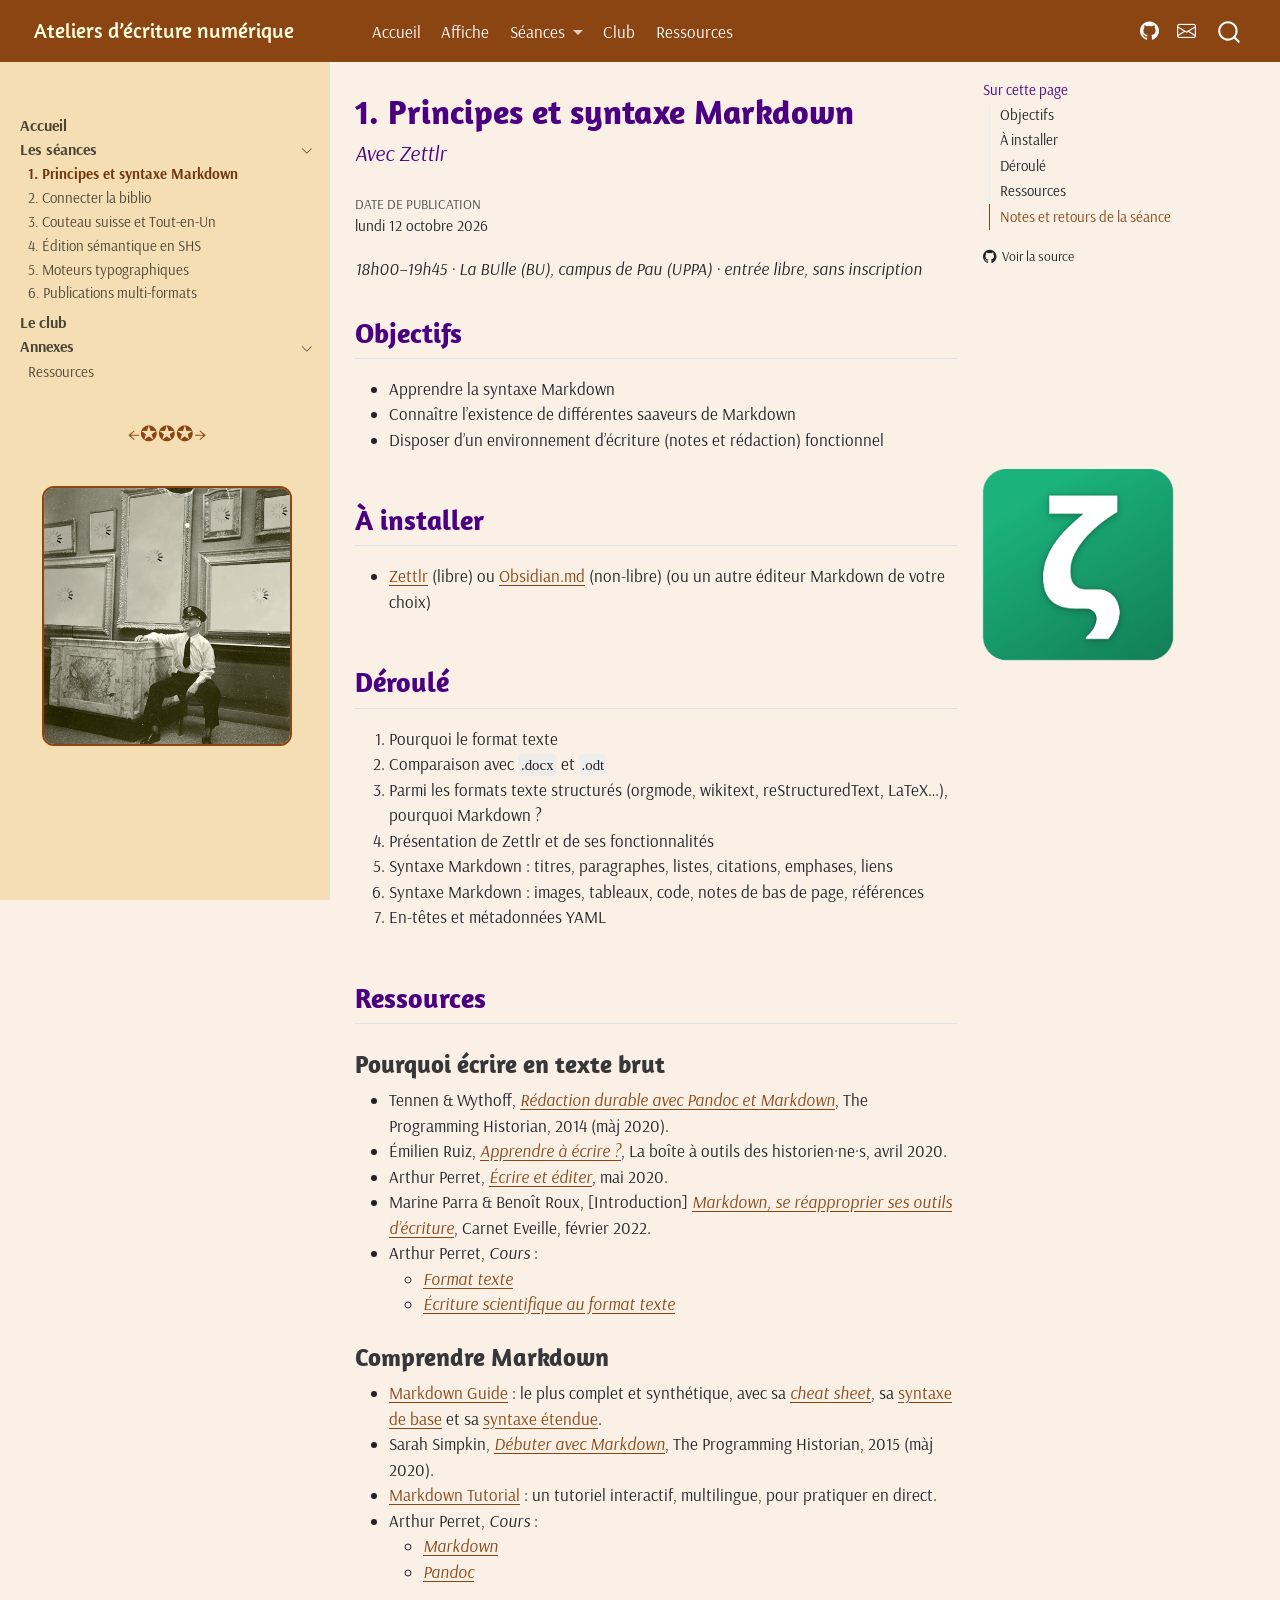
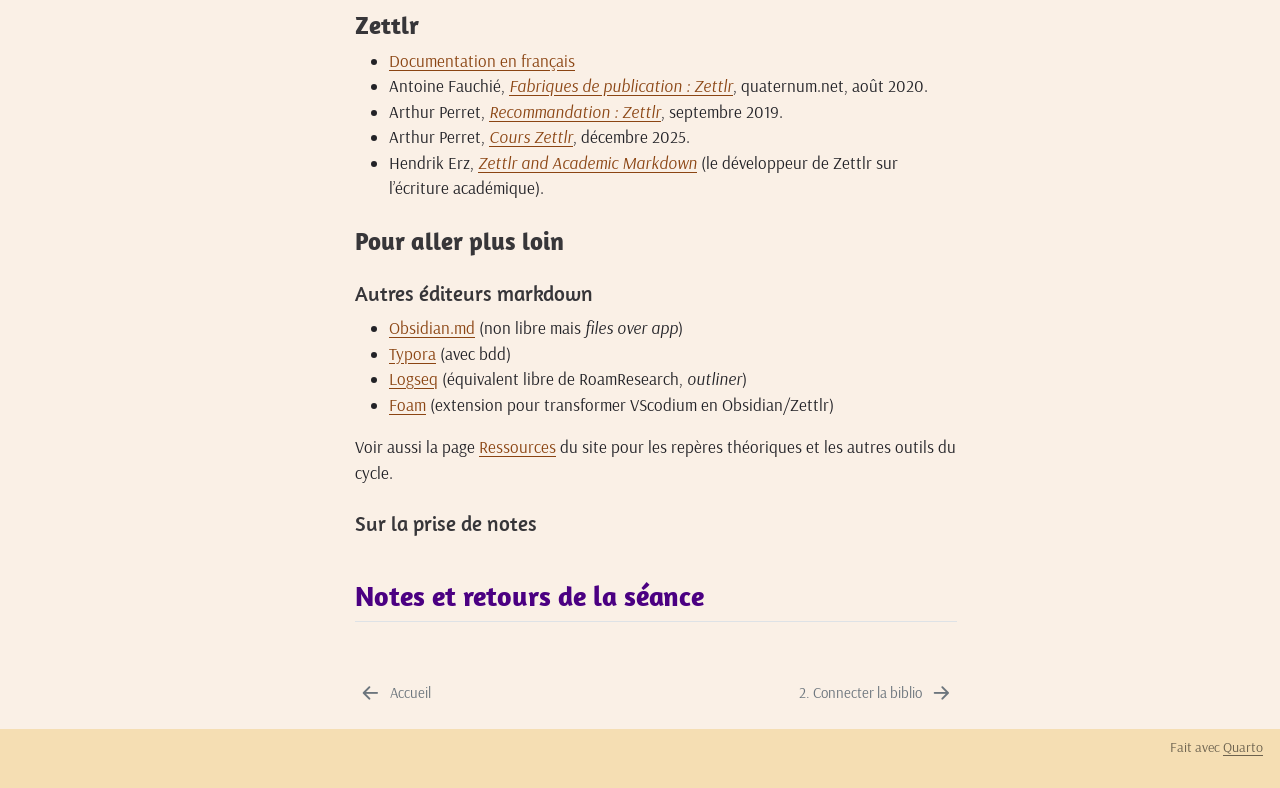
<file: seances/01-markdown-zettlr.html>
<!DOCTYPE html>
<html xmlns="http://www.w3.org/1999/xhtml" lang="fr" xml:lang="fr"><head>

<meta charset="utf-8">
<meta name="generator" content="quarto-1.11.9">

<meta name="viewport" content="width=device-width, initial-scale=1.0, user-scalable=yes">


<title>1. Principes et syntaxe Markdown – Ateliers d’écriture numérique</title>
<style>
/* Default styles provided by pandoc.
** See https://pandoc.org/MANUAL.html#variables-for-html for config info.
*/
span.smallcaps{font-variant: small-caps;}
div.columns{display: flex; gap: 1.5em;}
div.column{flex: auto;}
@media screen {
div.columns{gap: min(4vw, 1.5em);}
div.column{overflow-x: auto;}
}
div.hanging-indent{margin-left: 1.5em; text-indent: -1.5em;}
ul.task-list{list-style: none;}
ul.task-list li input[type="checkbox"] {
  width: 0.8em;
  margin: 0 0.8em 0.2em -1em; /* quarto-specific, see https://github.com/quarto-dev/quarto-cli/issues/4556 */ 
  vertical-align: middle;
}
</style>


<script src="../site_libs/quarto-nav/quarto-nav.js"></script>
<script src="../site_libs/quarto-nav/headroom.min.js"></script>
<script src="../site_libs/clipboard/clipboard.min.js"></script>
<script src="../site_libs/quarto-search/autocomplete.umd.js"></script>
<script src="../site_libs/quarto-search/fuse.min.js"></script>
<script src="../site_libs/quarto-search/quarto-search.js"></script>
<meta name="quarto:offset" content="../">
<link href="../seances/02-zotero.html" rel="next">
<link href="../index.html" rel="prev">
<link href="../img/logo-markdown.png" rel="icon" type="image/png">
<script src="../site_libs/quarto-html/quarto.js" type="module"></script>
<script src="../site_libs/quarto-html/tabsets/tabsets.js" type="module"></script>
<script src="../site_libs/quarto-html/scrollable-regions/scrollable-regions.js" type="module"></script>
<script src="../site_libs/quarto-html/popper.min.js"></script>
<script src="../site_libs/quarto-html/tippy.umd.min.js"></script>
<script src="../site_libs/quarto-html/anchor.min.js"></script>
<link href="../site_libs/quarto-html/tippy.css" rel="stylesheet">
<link href="../site_libs/quarto-html/quarto-syntax-highlighting-78f7bca48527afe405eb10ff209369fe.css" rel="stylesheet" class="quarto-color-scheme" id="quarto-text-highlighting-styles">
<link href="../site_libs/quarto-html/quarto-syntax-highlighting-dark-e17454f84d8cbbcea8e28e4660a69f33.css" rel="stylesheet" class="quarto-color-scheme quarto-color-alternate" id="quarto-text-highlighting-styles">
<link href="../site_libs/quarto-html/quarto-syntax-highlighting-78f7bca48527afe405eb10ff209369fe.css" rel="stylesheet" class="quarto-color-scheme-extra" id="quarto-text-highlighting-styles">
<script src="../site_libs/bootstrap/bootstrap.min.js"></script>
<link href="../site_libs/bootstrap/bootstrap-icons.css" rel="stylesheet">
<link href="../site_libs/bootstrap/bootstrap-88e5d0a892d0014ec2f51b00a47a4b1f.min.css" rel="stylesheet" append-hash="true" class="quarto-color-scheme" id="quarto-bootstrap" data-mode="light">
<link href="../site_libs/bootstrap/bootstrap-dark-88e5d0a892d0014ec2f51b00a47a4b1f.min.css" rel="stylesheet" append-hash="true" class="quarto-color-scheme quarto-color-alternate" id="quarto-bootstrap" data-mode="light">
<link href="../site_libs/bootstrap/bootstrap-88e5d0a892d0014ec2f51b00a47a4b1f.min.css" rel="stylesheet" append-hash="true" class="quarto-color-scheme-extra" id="quarto-bootstrap" data-mode="light">
<script id="quarto-search-options" type="application/json">{
  "location": "navbar",
  "copy-button": false,
  "collapse-after": 3,
  "panel-placement": "end",
  "type": "overlay",
  "limit": 50,
  "keyboard-shortcut": [
    "f",
    "/",
    "s"
  ],
  "show-item-context": false,
  "language": {
    "search-no-results-text": "Pas de résultats",
    "search-matching-documents-text": "documents trouvés",
    "search-copy-link-title": "Copier le lien vers la recherche",
    "search-hide-matches-text": "Cacher les correspondances additionnelles",
    "search-more-match-text": "correspondance de plus dans ce document",
    "search-more-matches-text": "correspondances de plus dans ce document",
    "search-clear-button-title": "Effacer",
    "search-text-placeholder": "",
    "search-detached-cancel-button-title": "Annuler",
    "search-submit-button-title": "Envoyer",
    "search-label": "Recherche"
  }
}</script>


<link rel="stylesheet" href="../styles.css">
</head>

<body class="nav-sidebar docked nav-fixed slimcontent quarto-light"><a id="quarto-skip-link" class="visually-hidden-focusable" href="#quarto-document-content">Aller au contenu principal</a>

<div id="quarto-search-results"></div>
  <header id="quarto-header" class="headroom fixed-top">
    <nav class="navbar navbar-expand-lg " data-bs-theme="dark" aria-label="Site web">
      <div class="navbar-container container-fluid">
      <div class="navbar-brand-container mx-auto">
    <a href="../index.html" class="navbar-brand navbar-brand-logo">
    <img src="../img/logo-markdown.png" alt="" class="navbar-logo light-content">
    <img src="../img/logo-markdown.png" alt="" class="navbar-logo dark-content">
    </a>
    <a class="navbar-brand" href="../index.html">
    <span class="navbar-title">Ateliers d’écriture numérique</span>
    </a>
  </div>
          <button class="navbar-toggler" type="button" data-bs-toggle="collapse" data-bs-target="#navbarCollapse" aria-controls="navbarCollapse" aria-expanded="false" aria-label="Basculer la navigation" onclick="if (window.quartoToggleHeadroom) { window.quartoToggleHeadroom(); }">
  <span class="navbar-toggler-icon"></span>
</button>
          <div class="collapse navbar-collapse" id="navbarCollapse">
            <ul class="navbar-nav navbar-nav-scroll me-auto">
  <li class="nav-item">
    <a class="nav-link active" href="../index.html" aria-current="page"> 
<span class="menu-text">Accueil</span></a>
  </li>  
  <li class="nav-item">
    <a class="nav-link" href="../affiche.html"> 
<span class="menu-text">Affiche</span></a>
  </li>  
  <li class="nav-item dropdown ">
    <a class="nav-link dropdown-toggle" href="#" id="nav-menu-séances" role="link" data-bs-toggle="dropdown" aria-expanded="false">
 <span class="menu-text">Séances</span>
    </a>
    <ul class="dropdown-menu" aria-labelledby="nav-menu-séances">    
        <li>
    <a class="dropdown-item" href="../seances/01-markdown-zettlr.html">
 <span class="dropdown-text">1. Markdown et Zettlr</span></a>
  </li>  
        <li>
    <a class="dropdown-item" href="../seances/02-zotero.html">
 <span class="dropdown-text">2. Zotero</span></a>
  </li>  
        <li>
    <a class="dropdown-item" href="../seances/03-pandoc-quarto.html">
 <span class="dropdown-text">3. Pandoc et Quarto</span></a>
  </li>  
        <li>
    <a class="dropdown-item" href="../seances/04-stylo.html">
 <span class="dropdown-text">4. Stylo</span></a>
  </li>  
        <li>
    <a class="dropdown-item" href="../seances/05-latex-typst.html">
 <span class="dropdown-text">5. LaTeX et Typst</span></a>
  </li>  
        <li>
    <a class="dropdown-item" href="../seances/06-html-css-print.html">
 <span class="dropdown-text">6. HTML et CSS Print</span></a>
  </li>  
    </ul>
  </li>
  <li class="nav-item">
    <a class="nav-link" href="../club.html"> 
<span class="menu-text">Club</span></a>
  </li>  
  <li class="nav-item">
    <a class="nav-link" href="../ressources.html"> 
<span class="menu-text">Ressources</span></a>
  </li>  
</ul>
            <ul class="navbar-nav navbar-nav-scroll ms-auto">
  <li class="nav-item compact">
    <a class="nav-link" href="https://github.com/ujubib/atelier-format-texte"> <i class="bi bi-github" role="img" aria-label="Dépôt GitHub">
</i> 
<span class="menu-text"></span></a>
  </li>  
  <li class="nav-item compact">
    <a class="nav-link" href="mailto:julien.rabaud@univ-pau.fr"> <i class="bi bi-envelope" role="img" aria-label="Envoyer un email">
</i> 
<span class="menu-text"></span></a>
  </li>  
</ul>
          </div> <!-- /navcollapse -->
            <div class="quarto-navbar-tools">
</div>
            <div id="quarto-search" class="" title="Recherche"></div>
      </div> <!-- /container-fluid -->
    </nav>
  <nav class="quarto-secondary-nav" aria-label="Barre d'outils">
    <div class="container-fluid d-flex">
      <button type="button" class="quarto-btn-toggle btn" data-bs-toggle="collapse" role="button" data-bs-target=".quarto-sidebar-collapse-item" aria-controls="quarto-sidebar" aria-expanded="false" aria-label="Basculer la barre latérale" onclick="if (window.quartoToggleHeadroom) { window.quartoToggleHeadroom(); }">
        <i class="bi bi-layout-text-sidebar-reverse"></i>
      </button>
        <a class="flex-grow-1 no-decor" data-bs-toggle="collapse" data-bs-target=".quarto-sidebar-collapse-item" onclick="if (window.quartoToggleHeadroom) { window.quartoToggleHeadroom(); }">      
          <h1 class="quarto-secondary-nav-title">1. Principes et syntaxe Markdown</h1>
        </a>     
    </div>
  </nav>
</header>
<!-- content -->
<div id="quarto-content" class="quarto-container page-columns page-rows-contents page-layout-article page-navbar">
<!-- sidebar -->
  <nav id="quarto-sidebar" class="sidebar collapse collapse-horizontal quarto-sidebar-collapse-item sidebar-navigation docked overflow-auto" aria-label="Section">
    <div class="pt-lg-2 mt-2 text-left sidebar-header">
      <a href="../index.html" class="sidebar-logo-link">
      <img src="../img/logo-markdown.png" alt="" class="sidebar-logo light-content py-0 d-lg-inline d-none">
      <img src="../img/logo-markdown.png" alt="" class="sidebar-logo dark-content py-0 d-lg-inline d-none">
      </a>
      </div>
    <div class="sidebar-menu-container"> 
    <ul class="list-unstyled mt-1">
        <li class="sidebar-item">
  <div class="sidebar-item-container"> 
  <a href="../index.html" class="sidebar-item-text sidebar-link">
 <span class="menu-text">Accueil</span></a>
  </div>
</li>
        <li class="sidebar-item sidebar-item-section">
      <div class="sidebar-item-container"> 
            <button type="button" class="sidebar-item-text sidebar-item-toggle sidebar-link text-start" data-bs-toggle="collapse" data-bs-target="#quarto-sidebar-section-1" aria-controls="quarto-sidebar-section-1" aria-expanded="true">
 <span class="menu-text" id="quarto-sidebar-section-1-label">Les séances</span><i class="bi bi-chevron-right" aria-hidden="true"></i></button>
      </div>
      <ul id="quarto-sidebar-section-1" aria-labelledby="quarto-sidebar-section-1-label" class="collapse list-unstyled sidebar-section depth1 show">  
          <li class="sidebar-item">
  <div class="sidebar-item-container"> 
  <a href="../seances/01-markdown-zettlr.html" class="sidebar-item-text sidebar-link active">
 <span class="menu-text">1. Principes et syntaxe Markdown</span></a>
  </div>
</li>
          <li class="sidebar-item">
  <div class="sidebar-item-container"> 
  <a href="../seances/02-zotero.html" class="sidebar-item-text sidebar-link">
 <span class="menu-text">2. Connecter la biblio</span></a>
  </div>
</li>
          <li class="sidebar-item">
  <div class="sidebar-item-container"> 
  <a href="../seances/03-pandoc-quarto.html" class="sidebar-item-text sidebar-link">
 <span class="menu-text">3. Couteau suisse et Tout-en-Un</span></a>
  </div>
</li>
          <li class="sidebar-item">
  <div class="sidebar-item-container"> 
  <a href="../seances/04-stylo.html" class="sidebar-item-text sidebar-link">
 <span class="menu-text">4. Édition sémantique en SHS</span></a>
  </div>
</li>
          <li class="sidebar-item">
  <div class="sidebar-item-container"> 
  <a href="../seances/05-latex-typst.html" class="sidebar-item-text sidebar-link">
 <span class="menu-text">5. Moteurs typographiques</span></a>
  </div>
</li>
          <li class="sidebar-item">
  <div class="sidebar-item-container"> 
  <a href="../seances/06-html-css-print.html" class="sidebar-item-text sidebar-link">
 <span class="menu-text">6. Publications multi-formats</span></a>
  </div>
</li>
      </ul>
  </li>
        <li class="sidebar-item">
  <div class="sidebar-item-container"> 
  <a href="../club.html" class="sidebar-item-text sidebar-link">
 <span class="menu-text">Le club</span></a>
  </div>
</li>
        <li class="sidebar-item sidebar-item-section">
      <div class="sidebar-item-container"> 
            <button type="button" class="sidebar-item-text sidebar-item-toggle sidebar-link text-start" data-bs-toggle="collapse" data-bs-target="#quarto-sidebar-section-2" aria-controls="quarto-sidebar-section-2" aria-expanded="true">
 <span class="menu-text" id="quarto-sidebar-section-2-label">Annexes</span><i class="bi bi-chevron-right" aria-hidden="true"></i></button>
      </div>
      <ul id="quarto-sidebar-section-2" aria-labelledby="quarto-sidebar-section-2-label" class="collapse list-unstyled sidebar-section depth1 show">  
          <li class="sidebar-item">
  <div class="sidebar-item-container"> 
  <a href="../ressources.html" class="sidebar-item-text sidebar-link">
 <span class="menu-text">Ressources</span></a>
  </div>
</li>
      </ul>
  </li>
    </ul>
    </div>
<div class="quarto-sidebar-footer"><div class="sidebar-footer-item">
<div class="text-center">
<p><span style="font-size:1.4em;color:saddlebrown">←✪✪✪→</span></p>
<p><img src="../img/musee.webp" class="img-fluid" style="margin-top:20px;margin-bottom:20px;border:2px solid saddlebrown;border-radius:12px;width:85.0%"></p>
</div>
</div></div></nav>
<div id="quarto-sidebar-glass" class="quarto-sidebar-collapse-item" data-bs-toggle="collapse" data-bs-target=".quarto-sidebar-collapse-item"></div>
<!-- margin-sidebar -->
    <div id="quarto-margin-sidebar" class="sidebar margin-sidebar">
        <nav id="TOC" role="doc-toc" aria-labelledby="toc-title" class="toc-active">
    <h2 id="toc-title">Sur cette page</h2>
   
  <ul>
  <li><a href="#objectifs" id="toc-objectifs" class="nav-link active" data-scroll-target="#objectifs">Objectifs</a></li>
  <li><a href="#à-installer" id="toc-à-installer" class="nav-link" data-scroll-target="#à-installer">À installer</a></li>
  <li><a href="#déroulé" id="toc-déroulé" class="nav-link" data-scroll-target="#déroulé">Déroulé</a></li>
  <li><a href="#ressources" id="toc-ressources" class="nav-link" data-scroll-target="#ressources">Ressources</a>
  <ul class="collapse">
  <li><a href="#pourquoi-écrire-en-texte-brut" id="toc-pourquoi-écrire-en-texte-brut" class="nav-link" data-scroll-target="#pourquoi-écrire-en-texte-brut">Pourquoi écrire en texte brut</a></li>
  <li><a href="#comprendre-markdown" id="toc-comprendre-markdown" class="nav-link" data-scroll-target="#comprendre-markdown">Comprendre Markdown</a></li>
  <li><a href="#zettlr" id="toc-zettlr" class="nav-link" data-scroll-target="#zettlr">Zettlr</a></li>
  <li><a href="#pour-aller-plus-loin" id="toc-pour-aller-plus-loin" class="nav-link" data-scroll-target="#pour-aller-plus-loin">Pour aller plus loin</a></li>
  </ul></li>
  <li><a href="#notes-et-retours-de-la-séance" id="toc-notes-et-retours-de-la-séance" class="nav-link" data-scroll-target="#notes-et-retours-de-la-séance">Notes et retours de la séance</a></li>
  </ul>
<div class="toc-actions"><ul><li><a href="https://github.com/ujubib/atelier-format-texte/blob/main/seances/01-markdown-zettlr.qmd" class="toc-action"><i class="bi bi-github"></i>Voir la source</a></li></ul></div></nav>
    </div>
<!-- main -->
<main class="content page-columns page-full" id="quarto-document-content" tabindex="-1">

<header id="title-block-header" class="quarto-title-block default">
<div class="quarto-title">
<h1 class="title d-none d-lg-block">1. Principes et syntaxe Markdown</h1>
<p class="subtitle lead">Avec Zettlr</p>
</div>



<div class="quarto-title-meta">

    
    <div>
    <div class="quarto-title-meta-heading">Date de publication</div>
    <div class="quarto-title-meta-contents">
      <p class="date">lundi 12 octobre 2026</p>
    </div>
  </div>
  
    
  </div>
  


</header>


<p><em>18h00–19h45 · La BUlle (BU), campus de Pau (UPPA) · entrée libre, sans inscription</em></p>
<section id="objectifs" class="level2">
<h2 class="anchored" data-anchor-id="objectifs">Objectifs</h2>
<ul>
<li>Apprendre la syntaxe Markdown</li>
<li>Connaître l’existence de différentes saaveurs de Markdown</li>
<li>Disposer d’un environnement d’écriture (notes et rédaction) fonctionnel</li>
</ul>
</section>
<section id="à-installer" class="level2 page-columns page-full">
<h2 class="anchored" data-anchor-id="à-installer">À installer</h2>

<div class="no-row-height column-margin column-container"><div class="">
<p><img src="../img/Zettlr_logo.png" title="Logo Zettlr" class="img-fluid" style="width:70.0%"></p>
</div></div><ul>
<li><a href="https://www.zettlr.com">Zettlr</a> (libre) ou <a href="https://obsidian.md">Obsidian.md</a> (non-libre) (ou un autre éditeur Markdown de votre choix)</li>
</ul>
</section>
<section id="déroulé" class="level2">
<h2 class="anchored" data-anchor-id="déroulé">Déroulé</h2>
<ol type="1">
<li>Pourquoi le format texte</li>
<li>Comparaison avec <code>.docx</code> et <code>.odt</code></li>
<li>Parmi les formats texte structurés (orgmode, wikitext, reStructuredText, LaTeX…), pourquoi Markdown ?</li>
<li>Présentation de Zettlr et de ses fonctionnalités</li>
<li>Syntaxe Markdown : titres, paragraphes, listes, citations, emphases, liens</li>
<li>Syntaxe Markdown : images, tableaux, code, notes de bas de page, références</li>
<li>En-têtes et métadonnées YAML</li>
</ol>
</section>
<section id="ressources" class="level2">
<h2 class="anchored" data-anchor-id="ressources">Ressources</h2>
<section id="pourquoi-écrire-en-texte-brut" class="level3">
<h3 class="anchored" data-anchor-id="pourquoi-écrire-en-texte-brut">Pourquoi écrire en texte brut</h3>
<ul>
<li>Tennen &amp; Wythoff, <a href="https://programminghistorian.org/fr/lecons/redaction-durable-avec-pandoc-et-markdown"><em>Rédaction durable avec Pandoc et Markdown</em></a>, The Programming Historian, 2014 (màj 2020).</li>
<li>Émilien Ruiz, <a href="http://www.boiteaoutils.info/2020/04/apprendre-ecrire/"><em>Apprendre à écrire ?</em></a>, La boîte à outils des historien·ne·s, avril 2020.</li>
<li>Arthur Perret, <a href="https://www.arthurperret.fr/ecrire-et-editer.html"><em>Écrire et éditer</em></a>, mai 2020.</li>
<li>Marine Parra &amp; Benoît Roux, [Introduction] <a href="https://doi.org/10.58079/omlj"><em>Markdown, se réapproprier ses outils d’écriture</em></a>, Carnet Eveille, février 2022.</li>
<li>Arthur Perret, <em>Cours</em> :
<ul>
<li><a href="https://www.arthurperret.fr/cours/format-texte.html"><em>Format texte</em></a></li>
<li><a href="https://www.arthurperret.fr/cours/ecriture-scientifique-format-texte.html"><em>Écriture scientifique au format texte</em></a></li>
</ul></li>
</ul>
</section>
<section id="comprendre-markdown" class="level3">
<h3 class="anchored" data-anchor-id="comprendre-markdown">Comprendre Markdown</h3>
<ul>
<li><a href="https://markdownguide.org">Markdown Guide</a> : le plus complet et synthétique, avec sa <a href="https://markdownguide.org/cheat-sheet"><em>cheat sheet</em></a>, sa <a href="https://markdownguide.org/basic-syntax">syntaxe de base</a> et sa <a href="https://markdownguide.org/extended-syntax">syntaxe étendue</a>.</li>
<li>Sarah Simpkin, <a href="https://programminghistorian.org/fr/lecons/debuter-avec-markdown"><em>Débuter avec Markdown</em></a>, The Programming Historian, 2015 (màj 2020).</li>
<li><a href="https://markdowntutorial.com">Markdown Tutorial</a> : un tutoriel interactif, multilingue, pour pratiquer en direct.</li>
<li>Arthur Perret, <em>Cours</em> :
<ul>
<li><a href="https://www.arthurperret.fr/cours/markdown.html"><em>Markdown</em></a></li>
<li><a href="https://www.arthurperret.fr/cours/pandoc.html"><em>Pandoc</em></a></li>
</ul></li>
</ul>
</section>
<section id="zettlr" class="level3">
<h3 class="anchored" data-anchor-id="zettlr">Zettlr</h3>
<ul>
<li><a href="https://docs.zettlr.com/fr/">Documentation en français</a></li>
<li>Antoine Fauchié, <a href="https://www.quaternum.net/2020/08/28/fabriques-de-publication-zettlr/"><em>Fabriques de publication&nbsp;: Zettlr</em></a>, quaternum.net, août 2020.</li>
<li>Arthur Perret, <a href="https://www.arthurperret.fr/recommandation-zettlr.html"><em>Recommandation&nbsp;: Zettlr</em></a>, septembre 2019.</li>
<li>Arthur Perret, <a href="https://www.arthurperret.fr/cours/zettlr.html"><em>Cours Zettlr</em></a>, décembre 2025.</li>
<li>Hendrik Erz, <a href="https://www.hendrik-erz.de/post/how-i-work-part-v-zettlr-and-academic-markdown"><em>Zettlr and Academic Markdown</em></a> (le développeur de Zettlr sur l’écriture académique).</li>
</ul>
</section>
<section id="pour-aller-plus-loin" class="level3">
<h3 class="anchored" data-anchor-id="pour-aller-plus-loin">Pour aller plus loin</h3>
<section id="autres-éditeurs-markdown" class="level4">
<h4 class="anchored" data-anchor-id="autres-éditeurs-markdown">Autres éditeurs markdown</h4>
<ul>
<li><a href="https://obsidian.md">Obsidian.md</a> (non libre mais <em>files over app</em>)</li>
<li><a href="https://typora.io">Typora</a> (avec bdd)</li>
<li><a href="https://logseq.com/">Logseq</a> (équivalent libre de RoamResearch, <em>outliner</em>)</li>
<li><a href="https://foam.md/">Foam</a> (extension pour transformer VScodium en Obsidian/Zettlr)</li>
</ul>
<p>Voir aussi la page <a href="../ressources.html">Ressources</a> du site pour les repères théoriques et les autres outils du cycle.</p>
</section>
<section id="sur-la-prise-de-notes" class="level4">
<h4 class="anchored" data-anchor-id="sur-la-prise-de-notes">Sur la prise de notes</h4>
</section>
</section>
</section>
<section id="notes-et-retours-de-la-séance" class="level2">
<h2 class="anchored" data-anchor-id="notes-et-retours-de-la-séance">Notes et retours de la séance</h2>


</section>

</main> <!-- /main -->
<script id="quarto-html-after-body" type="application/javascript">
  window.document.addEventListener("DOMContentLoaded", function (event) {
    const icon = "";
    const anchorJS = new window.AnchorJS();
    anchorJS.options = {
      placement: 'right',
      icon: icon
    };
    anchorJS.add('.anchored');
    const isCodeAnnotation = (el) => {
      for (const clz of el.classList) {
        if (clz.startsWith('code-annotation-')) {                     
          return true;
        }
      }
      return false;
    }
    const onCopySuccess = function(e) {
      // button target
      const button = e.trigger;
      // don't keep focus
      button.blur();
      // flash "checked"
      button.classList.add('code-copy-button-checked');
      var currentTitle = button.getAttribute("title");
      button.setAttribute("title", "Copié");
      let tooltip;
      if (window.bootstrap) {
        button.setAttribute("data-bs-toggle", "tooltip");
        button.setAttribute("data-bs-placement", "left");
        button.setAttribute("data-bs-title", "Copié");
        tooltip = new bootstrap.Tooltip(button, 
          { trigger: "manual", 
            customClass: "code-copy-button-tooltip",
            offset: [0, -8]});
        tooltip.show();    
      }
      setTimeout(function() {
        if (tooltip) {
          tooltip.hide();
          button.removeAttribute("data-bs-title");
          button.removeAttribute("data-bs-toggle");
          button.removeAttribute("data-bs-placement");
        }
        button.setAttribute("title", currentTitle);
        button.classList.remove('code-copy-button-checked');
      }, 1000);
      // clear code selection
      e.clearSelection();
    }
    const getTextToCopy = function(trigger) {
      const outerScaffold = trigger.parentElement.cloneNode(true);
      const codeEl = outerScaffold.querySelector('code');
      for (const childEl of codeEl.children) {
        if (isCodeAnnotation(childEl)) {
          childEl.remove();
        }
      }
      return codeEl.innerText;
    }
    const clipboard = new window.ClipboardJS('.code-copy-button:not([data-in-quarto-modal])', {
      text: getTextToCopy
    });
    clipboard.on('success', onCopySuccess);
    if (window.document.getElementById('quarto-embedded-source-code-modal')) {
      const clipboardModal = new window.ClipboardJS('.code-copy-button[data-in-quarto-modal]', {
        text: getTextToCopy,
        container: window.document.getElementById('quarto-embedded-source-code-modal')
      });
      clipboardModal.on('success', onCopySuccess);
    }
      var localhostRegex = new RegExp(/^(?:http|https):\/\/localhost\:?[0-9]*\//);
      var mailtoRegex = new RegExp(/^mailto:/);
        var filterRegex = new RegExp("https:\/\/ujubib\.github\.io\/atelier-format-texte\/");
      var isInternal = (href) => {
          return filterRegex.test(href) || localhostRegex.test(href) || mailtoRegex.test(href);
      }
      // Inspect non-navigation links and adorn them if external
      window.quartoDecorateExternalLinks = function (root) {
     var links = (root || window.document).querySelectorAll('a[href]:not(.nav-link):not(.navbar-brand):not(.toc-action):not(.sidebar-link):not(.sidebar-item-toggle):not(.pagination-link):not(.no-external):not([aria-hidden]):not(.dropdown-item):not(.quarto-navigation-tool):not(.about-link)');
      for (var i=0; i<links.length; i++) {
        const link = links[i];
        if (!isInternal(link.href)) {
          // undo the damage that might have been done by quarto-nav.js in the case of
          // links that we want to consider external
          if (link.dataset.originalHref !== undefined) {
            link.href = link.dataset.originalHref;
          }
          if (!link.classList.contains('no-external-icon')) {
          }
        }
      }
      };
      window.quartoDecorateExternalLinks(window.document);
    // Esc closes the popup (WCAG 1.4.13) and focus leaving both trigger and
    // popup closes it (WCAG 2.4.11); tippy handles neither for interactive popups.
    const hideOnEscAndFocusOut = {
      name: 'hideOnEscAndFocusOut',
      defaultValue: true,
      fn(instance) {
        const dismiss = () => {
          // A show scheduled by the trigger delay would otherwise reopen it
          instance.clearDelayTimeouts();
          instance.hide();
        };
        const onKeyDown = (event) => {
          if (event.key !== 'Escape') {
            return;
          }
          // Keep Esc from also reaching page handlers (e.g. reveal.js overview),
          // except an open reveal.js slide menu, which Esc should close too.
          // The menu handles keys only when its keyboard option is on.
          const menuHandlesEsc = window.Reveal?.getPlugin?.('menu')?.isOpen() &&
            window.Reveal.getConfig().menu?.keyboard !== false;
          if (!menuHandlesEsc) {
            event.stopPropagation();
          }
          if (instance.popper.contains(window.document.activeElement)) {
            // Disabled while refocusing so the focus trigger does not reopen it
            instance.disable();
            instance.reference.focus();
            instance.enable();
          }
          dismiss();
        };
        const onFocusOut = (event) => {
          const target = event.relatedTarget;
          if (target && !instance.reference.contains(target) &&
              !instance.popper.contains(target)) {
            dismiss();
          }
        };
        // On the trigger too: a click trigger (code-annotations: select) has no
        // blur handling. Attached for the instance's lifetime so leaving the
        // trigger also cancels a show still pending on the trigger delay.
        instance.reference.addEventListener('focusout', onFocusOut);
        return {
          onShow() {
            window.document.addEventListener('keydown', onKeyDown, true);
            instance.popper.addEventListener('focusout', onFocusOut);
          },
          onHide() {
            window.document.removeEventListener('keydown', onKeyDown, true);
            instance.popper.removeEventListener('focusout', onFocusOut);
          },
          onDestroy() {
            instance.reference.removeEventListener('focusout', onFocusOut);
          },
        };
      },
    };
    function tippyHover(el, contentFn, onTriggerFn, onUntriggerFn) {
      const config = {
        allowHTML: true,
        maxWidth: 500,
        delay: 100,
        arrow: false,
        appendTo: function(el) {
            return el.parentElement;
        },
        interactive: true,
        interactiveBorder: 10,
        theme: 'quarto',
        placement: 'bottom-start',
        plugins: [hideOnEscAndFocusOut],
      };
      if (contentFn) {
        config.content = contentFn;
      }
      if (onTriggerFn) {
        config.onTrigger = onTriggerFn;
      }
      if (onUntriggerFn) {
        config.onUntrigger = onUntriggerFn;
      }
      window.tippy(el, config); 
    }
    const noterefs = window.document.querySelectorAll('a[role="doc-noteref"]');
    for (var i=0; i<noterefs.length; i++) {
      const ref = noterefs[i];
      tippyHover(ref, function() {
        // use id or data attribute instead here
        let href = ref.getAttribute('data-footnote-href') || ref.getAttribute('href');
        try { href = new URL(href).hash; } catch {}
        const id = href.replace(/^#\/?/, "");
        const note = window.document.getElementById(id);
        if (note) {
          return note.innerHTML;
        } else {
          return "";
        }
      });
    }
    const xrefs = window.document.querySelectorAll('a.quarto-xref');
    const processXRef = (id, note) => {
      // Strip column container classes
      const stripColumnClz = (el) => {
        el.classList.remove("page-full", "page-columns");
        if (el.children) {
          for (const child of el.children) {
            stripColumnClz(child);
          }
        }
      }
      stripColumnClz(note)
      if (id === null || id.startsWith('sec-')) {
        // Special case sections, only their first couple elements
        const container = document.createElement("div");
        if (note.children && note.children.length > 2) {
          container.appendChild(note.children[0].cloneNode(true));
          for (let i = 1; i < note.children.length; i++) {
            const child = note.children[i];
            if (child.tagName === "P" && child.innerText === "") {
              continue;
            } else {
              container.appendChild(child.cloneNode(true));
              break;
            }
          }
          if (window.Quarto?.typesetMath) {
            window.Quarto.typesetMath(container);
          }
          return container.innerHTML
        } else {
          if (window.Quarto?.typesetMath) {
            window.Quarto.typesetMath(note);
          }
          return note.innerHTML;
        }
      } else {
        // Remove any anchor links if they are present
        const anchorLink = note.querySelector('a.anchorjs-link');
        if (anchorLink) {
          anchorLink.remove();
        }
        if (window.Quarto?.typesetMath) {
          window.Quarto.typesetMath(note);
        }
        if (note.classList.contains("callout")) {
          return note.outerHTML;
        } else {
          return note.innerHTML;
        }
      }
    }
    for (var i=0; i<xrefs.length; i++) {
      const xref = xrefs[i];
      tippyHover(xref, undefined, function(instance) {
        instance.disable();
        let url = xref.getAttribute('href');
        let hash = undefined; 
        if (url.startsWith('#')) {
          hash = url;
        } else {
          try { hash = new URL(url).hash; } catch {}
        }
        if (hash) {
          const id = hash.replace(/^#\/?/, "");
          const note = window.document.getElementById(id);
          if (note !== null) {
            try {
              const html = processXRef(id, note.cloneNode(true));
              instance.setContent(html);
            } finally {
              instance.enable();
              instance.show();
            }
          } else {
            // See if we can fetch this
            fetch(url.split('#')[0])
            .then(res => res.text())
            .then(html => {
              const parser = new DOMParser();
              const htmlDoc = parser.parseFromString(html, "text/html");
              const note = htmlDoc.getElementById(id);
              if (note !== null) {
                const html = processXRef(id, note);
                instance.setContent(html);
              } 
            }).finally(() => {
              instance.enable();
              instance.show();
            });
          }
        } else {
          // See if we can fetch a full url (with no hash to target)
          // This is a special case and we should probably do some content thinning / targeting
          fetch(url)
          .then(res => res.text())
          .then(html => {
            const parser = new DOMParser();
            const htmlDoc = parser.parseFromString(html, "text/html");
            const note = htmlDoc.querySelector('main.content');
            if (note !== null) {
              // This should only happen for chapter cross references
              // (since there is no id in the URL)
              // remove the first header
              if (note.children.length > 0 && note.children[0].tagName === "HEADER") {
                note.children[0].remove();
              }
              const html = processXRef(null, note);
              instance.setContent(html);
            } 
          }).finally(() => {
            instance.enable();
            instance.show();
          });
        }
      }, function(instance) {
      });
    }
        let selectedAnnoteEl;
        const selectorForAnnotation = ( cell, annotation) => {
          let cellAttr = 'data-code-cell="' + cell + '"';
          let lineAttr = 'data-code-annotation="' +  annotation + '"';
          const selector = 'span[' + cellAttr + '][' + lineAttr + ']';
          return selector;
        }
        const selectCodeLines = (annoteEl) => {
          const doc = window.document;
          const targetCell = annoteEl.getAttribute("data-target-cell");
          const targetAnnotation = annoteEl.getAttribute("data-target-annotation");
          const annoteSpan = window.document.querySelector(selectorForAnnotation(targetCell, targetAnnotation));
          const lines = annoteSpan.getAttribute("data-code-lines").split(",");
          const lineIds = lines.map((line) => {
            return targetCell + "-" + line;
          })
          // Each band is positioned against its own containing block, which is
          // not the offsetParent of the lines, so place it from client rects.
          const placeBand = (band, firstEl, lastEl, codeBlock) => {
            const container = band.offsetParent;
            if (container === null) {
              return;
            }
            const containerRect = container.getBoundingClientRect();
            // Reveal.js scales slides with a transform, so convert client
            // pixels back to the CSS pixels of the container.
            const scale = containerRect.height / container.offsetHeight || 1;
            const firstRect = firstEl.getBoundingClientRect();
            const lastRect = lastEl.getBoundingClientRect();
            const top = (firstRect.top - containerRect.top) / scale - container.clientTop + container.scrollTop;
            const height = (lastRect.bottom - firstRect.top) / scale;
            band.style.top = top - 2 + "px";
            band.style.height = height + 4 + "px";
            if (codeBlock) {
              // Without the copy button wrapper, the containing block is wider
              // than the code block, so span the code block explicitly.
              const blockRect = codeBlock.getBoundingClientRect();
              band.style.left = (blockRect.left - containerRect.left) / scale - container.clientLeft + container.scrollLeft + "px";
              band.style.width = blockRect.width / scale + "px";
            }
          };
          if (lineIds.length > 0) {
            const el = window.document.getElementById(lineIds[0]);
            const lastEl = window.document.getElementById(lineIds[lineIds.length - 1]);
            const parent = el.parentElement.parentElement;
            // cook up a div (if necessary) and position it
            let div = window.document.getElementById("code-annotation-line-highlight");
            if (div === null) {
              div = window.document.createElement("div");
              div.setAttribute("id", "code-annotation-line-highlight");
              div.style.position = 'absolute';
              parent.appendChild(div);
            }
            placeBand(div, el, lastEl, parent.closest("div.sourceCode") || parent);
            let gutterDiv = window.document.getElementById("code-annotation-line-highlight-gutter");
            if (gutterDiv === null) {
              gutterDiv = window.document.createElement("div");
              gutterDiv.setAttribute("id", "code-annotation-line-highlight-gutter");
              gutterDiv.style.position = 'absolute';
              const codeCell = window.document.getElementById(targetCell);
              const gutter = codeCell.querySelector('.code-annotation-gutter');
              gutter.appendChild(gutterDiv);
            }
            placeBand(gutterDiv, el, lastEl);
            selectedAnnoteEl = annoteEl;
          }
        };
        const unselectCodeLines = () => {
          const elementsIds = ["code-annotation-line-highlight", "code-annotation-line-highlight-gutter"];
          elementsIds.forEach((elId) => {
            const div = window.document.getElementById(elId);
            if (div) {
              div.remove();
            }
          });
          selectedAnnoteEl = undefined;
        };
          // Handle positioning of the toggle
      window.addEventListener(
        "resize",
        throttle(() => {
          elRect = undefined;
          if (selectedAnnoteEl) {
            selectCodeLines(selectedAnnoteEl);
          }
        }, 10)
      );
      function throttle(fn, ms) {
      let throttle = false;
      let timer;
        return (...args) => {
          if(!throttle) { // first call gets through
              fn.apply(this, args);
              throttle = true;
          } else { // all the others get throttled
              if(timer) clearTimeout(timer); // cancel #2
              timer = setTimeout(() => {
                fn.apply(this, args);
                timer = throttle = false;
              }, ms);
          }
        };
      }
        // Attach click handler to the DT
        const annoteDls = window.document.querySelectorAll('dt[data-target-cell]');
        for (const annoteDlNode of annoteDls) {
          annoteDlNode.addEventListener('click', (event) => {
            const clickedEl = event.target;
            if (clickedEl !== selectedAnnoteEl) {
              unselectCodeLines();
              const activeEl = window.document.querySelector('dt[data-target-cell].code-annotation-active');
              if (activeEl) {
                activeEl.classList.remove('code-annotation-active');
              }
              selectCodeLines(clickedEl);
              clickedEl.classList.add('code-annotation-active');
            } else {
              // Unselect the line
              unselectCodeLines();
              clickedEl.classList.remove('code-annotation-active');
            }
          });
        }
    const findCites = (el) => {
      const parentEl = el.parentElement;
      if (parentEl) {
        const cites = parentEl.dataset.cites;
        if (cites) {
          return {
            el,
            cites: cites.split(' ')
          };
        } else {
          return findCites(el.parentElement)
        }
      } else {
        return undefined;
      }
    };
    var bibliorefs = window.document.querySelectorAll('a[role="doc-biblioref"]');
    for (var i=0; i<bibliorefs.length; i++) {
      const ref = bibliorefs[i];
      const citeInfo = findCites(ref);
      if (citeInfo) {
        tippyHover(citeInfo.el, function() {
          var popup = window.document.createElement('div');
          citeInfo.cites.forEach(function(cite) {
            var citeDiv = window.document.createElement('div');
            citeDiv.classList.add('hanging-indent');
            citeDiv.classList.add('csl-entry');
            var biblioDiv = window.document.getElementById('ref-' + cite);
            if (biblioDiv) {
              citeDiv.innerHTML = biblioDiv.innerHTML;
            }
            popup.appendChild(citeDiv);
          });
          return popup.innerHTML;
        });
      }
    }
  });
  </script>
  <script type="application/javascript">
  window.quartoScrollableRegionsLabels = {"code":"Code défilable","output":"Sortie défilable"};
  </script>
<nav class="page-navigation" aria-label="Page">
  <div class="nav-page nav-page-previous">
      <a href="../index.html" class="pagination-link" aria-label="Accueil">
        <i class="bi bi-arrow-left-short"></i> <span class="nav-page-text">Accueil</span>
      </a>          
  </div>
  <div class="nav-page nav-page-next">
      <a href="../seances/02-zotero.html" class="pagination-link" aria-label="2. Connecter la biblio">
        <span class="nav-page-text">2. Connecter la biblio</span> <i class="bi bi-arrow-right-short"></i>
      </a>
  </div>
</nav>
</div> <!-- /content -->
<footer class="footer">
  <div class="nav-footer">
    <div class="nav-footer-left">
      &nbsp;
    </div>   
    <div class="nav-footer-center">
      &nbsp;
    <div class="toc-actions d-sm-block d-md-none"><ul><li><a href="https://github.com/ujubib/atelier-format-texte/blob/main/seances/01-markdown-zettlr.qmd" class="toc-action"><i class="bi bi-github"></i>Voir la source</a></li></ul></div></div>
    <div class="nav-footer-right">
<p>Fait avec <a href="https://quarto.org">Quarto</a></p>
</div>
  </div>
</footer>




</body></html>
</file>
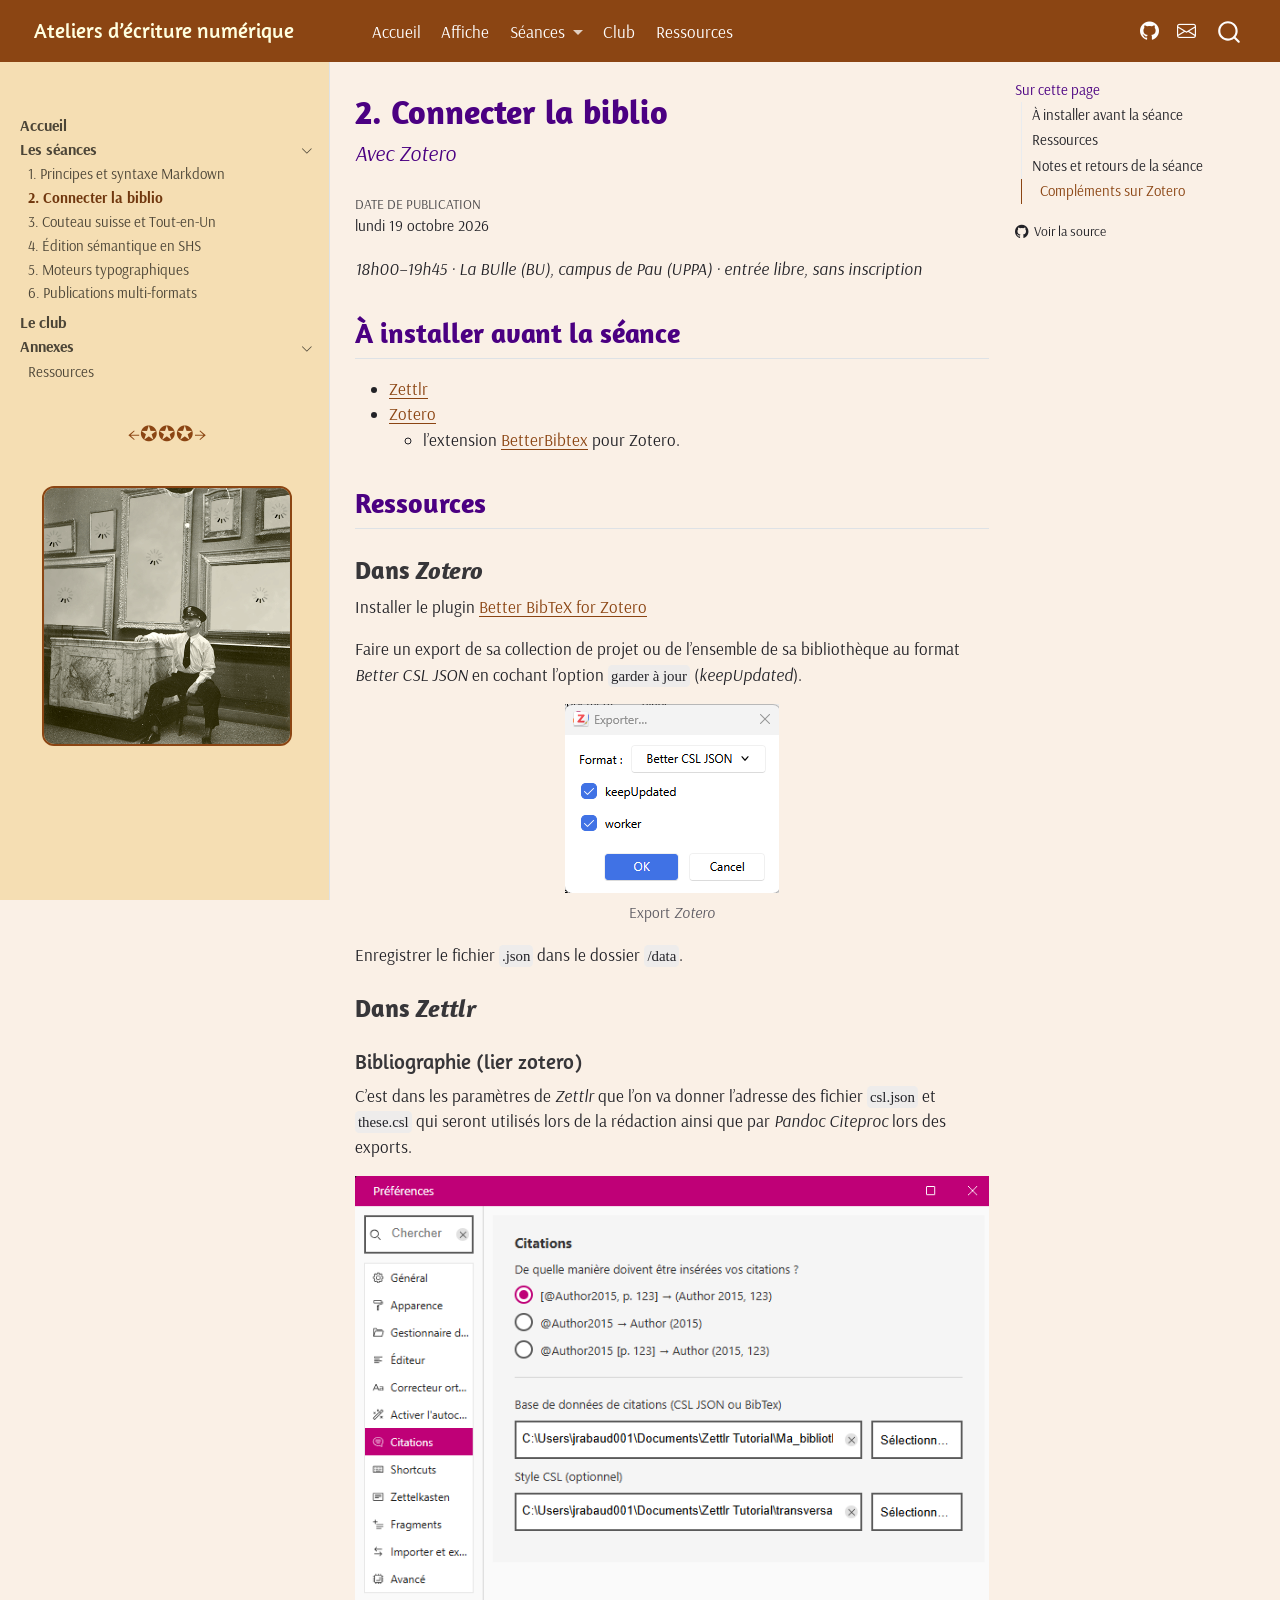
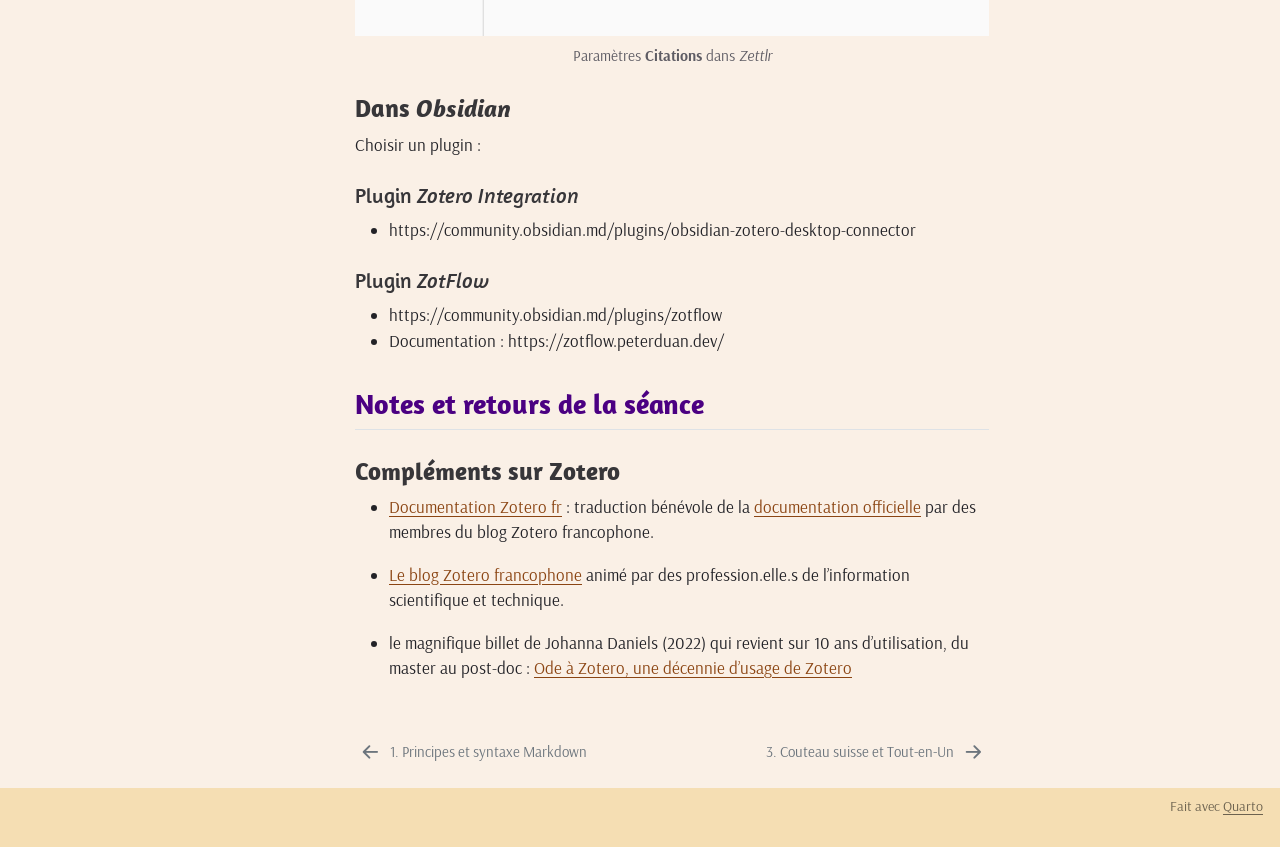
<file: seances/02-zotero.html>
<!DOCTYPE html>
<html xmlns="http://www.w3.org/1999/xhtml" lang="fr" xml:lang="fr"><head>

<meta charset="utf-8">
<meta name="generator" content="quarto-1.11.9">

<meta name="viewport" content="width=device-width, initial-scale=1.0, user-scalable=yes">


<title>2. Connecter la biblio – Ateliers d’écriture numérique</title>
<style>
/* Default styles provided by pandoc.
** See https://pandoc.org/MANUAL.html#variables-for-html for config info.
*/
span.smallcaps{font-variant: small-caps;}
div.columns{display: flex; gap: 1.5em;}
div.column{flex: auto;}
@media screen {
div.columns{gap: min(4vw, 1.5em);}
div.column{overflow-x: auto;}
}
div.hanging-indent{margin-left: 1.5em; text-indent: -1.5em;}
ul.task-list{list-style: none;}
ul.task-list li input[type="checkbox"] {
  width: 0.8em;
  margin: 0 0.8em 0.2em -1em; /* quarto-specific, see https://github.com/quarto-dev/quarto-cli/issues/4556 */ 
  vertical-align: middle;
}
</style>


<script src="../site_libs/quarto-nav/quarto-nav.js"></script>
<script src="../site_libs/quarto-nav/headroom.min.js"></script>
<script src="../site_libs/clipboard/clipboard.min.js"></script>
<script src="../site_libs/quarto-search/autocomplete.umd.js"></script>
<script src="../site_libs/quarto-search/fuse.min.js"></script>
<script src="../site_libs/quarto-search/quarto-search.js"></script>
<meta name="quarto:offset" content="../">
<link href="../seances/03-pandoc-quarto.html" rel="next">
<link href="../seances/01-markdown-zettlr.html" rel="prev">
<link href="../img/logo-markdown.png" rel="icon" type="image/png">
<script src="../site_libs/quarto-html/quarto.js" type="module"></script>
<script src="../site_libs/quarto-html/tabsets/tabsets.js" type="module"></script>
<script src="../site_libs/quarto-html/scrollable-regions/scrollable-regions.js" type="module"></script>
<script src="../site_libs/quarto-html/popper.min.js"></script>
<script src="../site_libs/quarto-html/tippy.umd.min.js"></script>
<script src="../site_libs/quarto-html/anchor.min.js"></script>
<link href="../site_libs/quarto-html/tippy.css" rel="stylesheet">
<link href="../site_libs/quarto-html/quarto-syntax-highlighting-78f7bca48527afe405eb10ff209369fe.css" rel="stylesheet" class="quarto-color-scheme" id="quarto-text-highlighting-styles">
<link href="../site_libs/quarto-html/quarto-syntax-highlighting-dark-e17454f84d8cbbcea8e28e4660a69f33.css" rel="stylesheet" class="quarto-color-scheme quarto-color-alternate" id="quarto-text-highlighting-styles">
<link href="../site_libs/quarto-html/quarto-syntax-highlighting-78f7bca48527afe405eb10ff209369fe.css" rel="stylesheet" class="quarto-color-scheme-extra" id="quarto-text-highlighting-styles">
<script src="../site_libs/bootstrap/bootstrap.min.js"></script>
<link href="../site_libs/bootstrap/bootstrap-icons.css" rel="stylesheet">
<link href="../site_libs/bootstrap/bootstrap-88e5d0a892d0014ec2f51b00a47a4b1f.min.css" rel="stylesheet" append-hash="true" class="quarto-color-scheme" id="quarto-bootstrap" data-mode="light">
<link href="../site_libs/bootstrap/bootstrap-dark-88e5d0a892d0014ec2f51b00a47a4b1f.min.css" rel="stylesheet" append-hash="true" class="quarto-color-scheme quarto-color-alternate" id="quarto-bootstrap" data-mode="light">
<link href="../site_libs/bootstrap/bootstrap-88e5d0a892d0014ec2f51b00a47a4b1f.min.css" rel="stylesheet" append-hash="true" class="quarto-color-scheme-extra" id="quarto-bootstrap" data-mode="light">
<script id="quarto-search-options" type="application/json">{
  "location": "navbar",
  "copy-button": false,
  "collapse-after": 3,
  "panel-placement": "end",
  "type": "overlay",
  "limit": 50,
  "keyboard-shortcut": [
    "f",
    "/",
    "s"
  ],
  "show-item-context": false,
  "language": {
    "search-no-results-text": "Pas de résultats",
    "search-matching-documents-text": "documents trouvés",
    "search-copy-link-title": "Copier le lien vers la recherche",
    "search-hide-matches-text": "Cacher les correspondances additionnelles",
    "search-more-match-text": "correspondance de plus dans ce document",
    "search-more-matches-text": "correspondances de plus dans ce document",
    "search-clear-button-title": "Effacer",
    "search-text-placeholder": "",
    "search-detached-cancel-button-title": "Annuler",
    "search-submit-button-title": "Envoyer",
    "search-label": "Recherche"
  }
}</script>


<link rel="stylesheet" href="../styles.css">
</head>

<body class="nav-sidebar docked nav-fixed quarto-light"><a id="quarto-skip-link" class="visually-hidden-focusable" href="#quarto-document-content">Aller au contenu principal</a>

<div id="quarto-search-results"></div>
  <header id="quarto-header" class="headroom fixed-top">
    <nav class="navbar navbar-expand-lg " data-bs-theme="dark" aria-label="Site web">
      <div class="navbar-container container-fluid">
      <div class="navbar-brand-container mx-auto">
    <a href="../index.html" class="navbar-brand navbar-brand-logo">
    <img src="../img/logo-markdown.png" alt="" class="navbar-logo light-content">
    <img src="../img/logo-markdown.png" alt="" class="navbar-logo dark-content">
    </a>
    <a class="navbar-brand" href="../index.html">
    <span class="navbar-title">Ateliers d’écriture numérique</span>
    </a>
  </div>
          <button class="navbar-toggler" type="button" data-bs-toggle="collapse" data-bs-target="#navbarCollapse" aria-controls="navbarCollapse" aria-expanded="false" aria-label="Basculer la navigation" onclick="if (window.quartoToggleHeadroom) { window.quartoToggleHeadroom(); }">
  <span class="navbar-toggler-icon"></span>
</button>
          <div class="collapse navbar-collapse" id="navbarCollapse">
            <ul class="navbar-nav navbar-nav-scroll me-auto">
  <li class="nav-item">
    <a class="nav-link active" href="../index.html" aria-current="page"> 
<span class="menu-text">Accueil</span></a>
  </li>  
  <li class="nav-item">
    <a class="nav-link" href="../affiche.html"> 
<span class="menu-text">Affiche</span></a>
  </li>  
  <li class="nav-item dropdown ">
    <a class="nav-link dropdown-toggle" href="#" id="nav-menu-séances" role="link" data-bs-toggle="dropdown" aria-expanded="false">
 <span class="menu-text">Séances</span>
    </a>
    <ul class="dropdown-menu" aria-labelledby="nav-menu-séances">    
        <li>
    <a class="dropdown-item" href="../seances/01-markdown-zettlr.html">
 <span class="dropdown-text">1. Markdown et Zettlr</span></a>
  </li>  
        <li>
    <a class="dropdown-item" href="../seances/02-zotero.html">
 <span class="dropdown-text">2. Zotero</span></a>
  </li>  
        <li>
    <a class="dropdown-item" href="../seances/03-pandoc-quarto.html">
 <span class="dropdown-text">3. Pandoc et Quarto</span></a>
  </li>  
        <li>
    <a class="dropdown-item" href="../seances/04-stylo.html">
 <span class="dropdown-text">4. Stylo</span></a>
  </li>  
        <li>
    <a class="dropdown-item" href="../seances/05-latex-typst.html">
 <span class="dropdown-text">5. LaTeX et Typst</span></a>
  </li>  
        <li>
    <a class="dropdown-item" href="../seances/06-html-css-print.html">
 <span class="dropdown-text">6. HTML et CSS Print</span></a>
  </li>  
    </ul>
  </li>
  <li class="nav-item">
    <a class="nav-link" href="../club.html"> 
<span class="menu-text">Club</span></a>
  </li>  
  <li class="nav-item">
    <a class="nav-link" href="../ressources.html"> 
<span class="menu-text">Ressources</span></a>
  </li>  
</ul>
            <ul class="navbar-nav navbar-nav-scroll ms-auto">
  <li class="nav-item compact">
    <a class="nav-link" href="https://github.com/ujubib/atelier-format-texte"> <i class="bi bi-github" role="img" aria-label="Dépôt GitHub">
</i> 
<span class="menu-text"></span></a>
  </li>  
  <li class="nav-item compact">
    <a class="nav-link" href="mailto:julien.rabaud@univ-pau.fr"> <i class="bi bi-envelope" role="img" aria-label="Envoyer un email">
</i> 
<span class="menu-text"></span></a>
  </li>  
</ul>
          </div> <!-- /navcollapse -->
            <div class="quarto-navbar-tools">
</div>
            <div id="quarto-search" class="" title="Recherche"></div>
      </div> <!-- /container-fluid -->
    </nav>
  <nav class="quarto-secondary-nav" aria-label="Barre d'outils">
    <div class="container-fluid d-flex">
      <button type="button" class="quarto-btn-toggle btn" data-bs-toggle="collapse" role="button" data-bs-target=".quarto-sidebar-collapse-item" aria-controls="quarto-sidebar" aria-expanded="false" aria-label="Basculer la barre latérale" onclick="if (window.quartoToggleHeadroom) { window.quartoToggleHeadroom(); }">
        <i class="bi bi-layout-text-sidebar-reverse"></i>
      </button>
        <a class="flex-grow-1 no-decor" data-bs-toggle="collapse" data-bs-target=".quarto-sidebar-collapse-item" onclick="if (window.quartoToggleHeadroom) { window.quartoToggleHeadroom(); }">      
          <h1 class="quarto-secondary-nav-title">2. Connecter la biblio</h1>
        </a>     
    </div>
  </nav>
</header>
<!-- content -->
<div id="quarto-content" class="quarto-container page-columns page-rows-contents page-layout-article page-navbar">
<!-- sidebar -->
  <nav id="quarto-sidebar" class="sidebar collapse collapse-horizontal quarto-sidebar-collapse-item sidebar-navigation docked overflow-auto" aria-label="Section">
    <div class="pt-lg-2 mt-2 text-left sidebar-header">
      <a href="../index.html" class="sidebar-logo-link">
      <img src="../img/logo-markdown.png" alt="" class="sidebar-logo light-content py-0 d-lg-inline d-none">
      <img src="../img/logo-markdown.png" alt="" class="sidebar-logo dark-content py-0 d-lg-inline d-none">
      </a>
      </div>
    <div class="sidebar-menu-container"> 
    <ul class="list-unstyled mt-1">
        <li class="sidebar-item">
  <div class="sidebar-item-container"> 
  <a href="../index.html" class="sidebar-item-text sidebar-link">
 <span class="menu-text">Accueil</span></a>
  </div>
</li>
        <li class="sidebar-item sidebar-item-section">
      <div class="sidebar-item-container"> 
            <button type="button" class="sidebar-item-text sidebar-item-toggle sidebar-link text-start" data-bs-toggle="collapse" data-bs-target="#quarto-sidebar-section-1" aria-controls="quarto-sidebar-section-1" aria-expanded="true">
 <span class="menu-text" id="quarto-sidebar-section-1-label">Les séances</span><i class="bi bi-chevron-right" aria-hidden="true"></i></button>
      </div>
      <ul id="quarto-sidebar-section-1" aria-labelledby="quarto-sidebar-section-1-label" class="collapse list-unstyled sidebar-section depth1 show">  
          <li class="sidebar-item">
  <div class="sidebar-item-container"> 
  <a href="../seances/01-markdown-zettlr.html" class="sidebar-item-text sidebar-link">
 <span class="menu-text">1. Principes et syntaxe Markdown</span></a>
  </div>
</li>
          <li class="sidebar-item">
  <div class="sidebar-item-container"> 
  <a href="../seances/02-zotero.html" class="sidebar-item-text sidebar-link active">
 <span class="menu-text">2. Connecter la biblio</span></a>
  </div>
</li>
          <li class="sidebar-item">
  <div class="sidebar-item-container"> 
  <a href="../seances/03-pandoc-quarto.html" class="sidebar-item-text sidebar-link">
 <span class="menu-text">3. Couteau suisse et Tout-en-Un</span></a>
  </div>
</li>
          <li class="sidebar-item">
  <div class="sidebar-item-container"> 
  <a href="../seances/04-stylo.html" class="sidebar-item-text sidebar-link">
 <span class="menu-text">4. Édition sémantique en SHS</span></a>
  </div>
</li>
          <li class="sidebar-item">
  <div class="sidebar-item-container"> 
  <a href="../seances/05-latex-typst.html" class="sidebar-item-text sidebar-link">
 <span class="menu-text">5. Moteurs typographiques</span></a>
  </div>
</li>
          <li class="sidebar-item">
  <div class="sidebar-item-container"> 
  <a href="../seances/06-html-css-print.html" class="sidebar-item-text sidebar-link">
 <span class="menu-text">6. Publications multi-formats</span></a>
  </div>
</li>
      </ul>
  </li>
        <li class="sidebar-item">
  <div class="sidebar-item-container"> 
  <a href="../club.html" class="sidebar-item-text sidebar-link">
 <span class="menu-text">Le club</span></a>
  </div>
</li>
        <li class="sidebar-item sidebar-item-section">
      <div class="sidebar-item-container"> 
            <button type="button" class="sidebar-item-text sidebar-item-toggle sidebar-link text-start" data-bs-toggle="collapse" data-bs-target="#quarto-sidebar-section-2" aria-controls="quarto-sidebar-section-2" aria-expanded="true">
 <span class="menu-text" id="quarto-sidebar-section-2-label">Annexes</span><i class="bi bi-chevron-right" aria-hidden="true"></i></button>
      </div>
      <ul id="quarto-sidebar-section-2" aria-labelledby="quarto-sidebar-section-2-label" class="collapse list-unstyled sidebar-section depth1 show">  
          <li class="sidebar-item">
  <div class="sidebar-item-container"> 
  <a href="../ressources.html" class="sidebar-item-text sidebar-link">
 <span class="menu-text">Ressources</span></a>
  </div>
</li>
      </ul>
  </li>
    </ul>
    </div>
<div class="quarto-sidebar-footer"><div class="sidebar-footer-item">
<div class="text-center">
<p><span style="font-size:1.4em;color:saddlebrown">←✪✪✪→</span></p>
<p><img src="../img/musee.webp" class="img-fluid" style="margin-top:20px;margin-bottom:20px;border:2px solid saddlebrown;border-radius:12px;width:85.0%"></p>
</div>
</div></div></nav>
<div id="quarto-sidebar-glass" class="quarto-sidebar-collapse-item" data-bs-toggle="collapse" data-bs-target=".quarto-sidebar-collapse-item"></div>
<!-- margin-sidebar -->
    <div id="quarto-margin-sidebar" class="sidebar margin-sidebar">
        <nav id="TOC" role="doc-toc" aria-labelledby="toc-title" class="toc-active">
    <h2 id="toc-title">Sur cette page</h2>
   
  <ul>
  <li><a href="#à-installer-avant-la-séance" id="toc-à-installer-avant-la-séance" class="nav-link active" data-scroll-target="#à-installer-avant-la-séance">À installer avant la séance</a></li>
  <li><a href="#ressources" id="toc-ressources" class="nav-link" data-scroll-target="#ressources">Ressources</a>
  <ul class="collapse">
  <li><a href="#dans-zotero" id="toc-dans-zotero" class="nav-link" data-scroll-target="#dans-zotero">Dans <em>Zotero</em></a></li>
  <li><a href="#dans-zettlr" id="toc-dans-zettlr" class="nav-link" data-scroll-target="#dans-zettlr">Dans <em>Zettlr</em></a></li>
  <li><a href="#dans-obsidian" id="toc-dans-obsidian" class="nav-link" data-scroll-target="#dans-obsidian">Dans <em>Obsidian</em></a></li>
  </ul></li>
  <li><a href="#notes-et-retours-de-la-séance" id="toc-notes-et-retours-de-la-séance" class="nav-link" data-scroll-target="#notes-et-retours-de-la-séance">Notes et retours de la séance</a>
  <ul class="collapse">
  <li><a href="#compléments-sur-zotero" id="toc-compléments-sur-zotero" class="nav-link" data-scroll-target="#compléments-sur-zotero">Compléments sur Zotero</a></li>
  </ul></li>
  </ul>
<div class="toc-actions"><ul><li><a href="https://github.com/ujubib/atelier-format-texte/blob/main/seances/02-zotero.qmd" class="toc-action"><i class="bi bi-github"></i>Voir la source</a></li></ul></div></nav>
    </div>
<!-- main -->
<main class="content" id="quarto-document-content" tabindex="-1">

<header id="title-block-header" class="quarto-title-block default">
<div class="quarto-title">
<h1 class="title d-none d-lg-block">2. Connecter la biblio</h1>
<p class="subtitle lead">Avec Zotero</p>
</div>



<div class="quarto-title-meta">

    
    <div>
    <div class="quarto-title-meta-heading">Date de publication</div>
    <div class="quarto-title-meta-contents">
      <p class="date">lundi 19 octobre 2026</p>
    </div>
  </div>
  
    
  </div>
  


</header>


<p><em>18h00–19h45 · La BUlle (BU), campus de Pau (UPPA) · entrée libre, sans inscription</em></p>
<section id="à-installer-avant-la-séance" class="level2">
<h2 class="anchored" data-anchor-id="à-installer-avant-la-séance">À installer avant la séance</h2>
<ul>
<li><a href="https://www.zettlr.com">Zettlr</a></li>
<li><a href="https://www.zotero.org">Zotero</a>
<ul>
<li>l’extension <a href="https://retorque.re/zotero-better-bibtex/">BetterBibtex</a> pour Zotero.</li>
</ul></li>
</ul>
</section>
<section id="ressources" class="level2">
<h2 class="anchored" data-anchor-id="ressources">Ressources</h2>
<section id="dans-zotero" class="level3">
<h3 class="anchored" data-anchor-id="dans-zotero">Dans <em>Zotero</em></h3>
<p>Installer le plugin <a href="https://retorque.re/zotero-better-bibtex/index.html">Better BibTeX for Zotero</a></p>
<p>Faire un export de sa collection de projet ou de l’ensemble de sa bibliothèque au format <em>Better CSL JSON</em> en cochant l’option <code>garder à jour</code> (<em>keepUpdated</em>).</p>
<div class="quarto-figure quarto-figure-center">
<figure class="figure">
<p><img src="../img/Zotero-export.png" class="img-fluid figure-img"></p>
<figcaption>Export <em>Zotero</em></figcaption>
</figure>
</div>
<p>Enregistrer le fichier <code>.json</code> dans le dossier <code>/data</code>.</p>
</section>
<section id="dans-zettlr" class="level3">
<h3 class="anchored" data-anchor-id="dans-zettlr">Dans <em>Zettlr</em></h3>
<section id="bibliographie-lier-zotero" class="level4">
<h4 class="anchored" data-anchor-id="bibliographie-lier-zotero">Bibliographie (lier zotero)</h4>
<p>C’est dans les paramètres de <em>Zettlr</em> que l’on va donner l’adresse des fichier <code>csl.json</code> et <code>these.csl</code> qui seront utilisés lors de la rédaction ainsi que par <em>Pandoc Citeproc</em> lors des exports.</p>
<div class="quarto-figure quarto-figure-center">
<figure class="figure">
<p><img src="../img/Zettlr-Citations.png" class="img-fluid figure-img"></p>
<figcaption>Paramètres <strong>Citations</strong> dans <em>Zettlr</em></figcaption>
</figure>
</div>
</section>
</section>
<section id="dans-obsidian" class="level3">
<h3 class="anchored" data-anchor-id="dans-obsidian">Dans <em>Obsidian</em></h3>
<p>Choisir un plugin :</p>
<section id="plugin-zotero-integration" class="level4">
<h4 class="anchored" data-anchor-id="plugin-zotero-integration">Plugin <em>Zotero Integration</em></h4>
<ul>
<li>https://community.obsidian.md/plugins/obsidian-zotero-desktop-connector</li>
</ul>
</section>
<section id="plugin-zotflow" class="level4">
<h4 class="anchored" data-anchor-id="plugin-zotflow">Plugin <em>ZotFlow</em></h4>
<ul>
<li>https://community.obsidian.md/plugins/zotflow</li>
<li>Documentation : https://zotflow.peterduan.dev/</li>
</ul>
</section>
</section>
</section>
<section id="notes-et-retours-de-la-séance" class="level2">
<h2 class="anchored" data-anchor-id="notes-et-retours-de-la-séance">Notes et retours de la séance</h2>
<section id="compléments-sur-zotero" class="level3">
<h3 class="anchored" data-anchor-id="compléments-sur-zotero">Compléments sur Zotero</h3>
<ul>
<li><p><a href="https://docs.zotero-fr.org/">Documentation Zotero fr</a> : traduction bénévole de la <a href="https://www.zotero.org/support/">documentation officielle</a> par des membres du blog Zotero francophone.</p></li>
<li><p><a href="https://zotero.hypotheses.org/">Le blog Zotero francophone</a> animé par des profession.elle.s de l’information scientifique et technique.</p></li>
<li><p>le magnifique billet de Johanna Daniels (2022) qui revient sur 10 ans d’utilisation, du master au post-doc : <a href="https://ig.hypotheses.org/2789">Ode à Zotero, une décennie d’usage de Zotero</a></p></li>
</ul>


</section>
</section>

</main> <!-- /main -->
<script id="quarto-html-after-body" type="application/javascript">
  window.document.addEventListener("DOMContentLoaded", function (event) {
    const icon = "";
    const anchorJS = new window.AnchorJS();
    anchorJS.options = {
      placement: 'right',
      icon: icon
    };
    anchorJS.add('.anchored');
    const isCodeAnnotation = (el) => {
      for (const clz of el.classList) {
        if (clz.startsWith('code-annotation-')) {                     
          return true;
        }
      }
      return false;
    }
    const onCopySuccess = function(e) {
      // button target
      const button = e.trigger;
      // don't keep focus
      button.blur();
      // flash "checked"
      button.classList.add('code-copy-button-checked');
      var currentTitle = button.getAttribute("title");
      button.setAttribute("title", "Copié");
      let tooltip;
      if (window.bootstrap) {
        button.setAttribute("data-bs-toggle", "tooltip");
        button.setAttribute("data-bs-placement", "left");
        button.setAttribute("data-bs-title", "Copié");
        tooltip = new bootstrap.Tooltip(button, 
          { trigger: "manual", 
            customClass: "code-copy-button-tooltip",
            offset: [0, -8]});
        tooltip.show();    
      }
      setTimeout(function() {
        if (tooltip) {
          tooltip.hide();
          button.removeAttribute("data-bs-title");
          button.removeAttribute("data-bs-toggle");
          button.removeAttribute("data-bs-placement");
        }
        button.setAttribute("title", currentTitle);
        button.classList.remove('code-copy-button-checked');
      }, 1000);
      // clear code selection
      e.clearSelection();
    }
    const getTextToCopy = function(trigger) {
      const outerScaffold = trigger.parentElement.cloneNode(true);
      const codeEl = outerScaffold.querySelector('code');
      for (const childEl of codeEl.children) {
        if (isCodeAnnotation(childEl)) {
          childEl.remove();
        }
      }
      return codeEl.innerText;
    }
    const clipboard = new window.ClipboardJS('.code-copy-button:not([data-in-quarto-modal])', {
      text: getTextToCopy
    });
    clipboard.on('success', onCopySuccess);
    if (window.document.getElementById('quarto-embedded-source-code-modal')) {
      const clipboardModal = new window.ClipboardJS('.code-copy-button[data-in-quarto-modal]', {
        text: getTextToCopy,
        container: window.document.getElementById('quarto-embedded-source-code-modal')
      });
      clipboardModal.on('success', onCopySuccess);
    }
      var localhostRegex = new RegExp(/^(?:http|https):\/\/localhost\:?[0-9]*\//);
      var mailtoRegex = new RegExp(/^mailto:/);
        var filterRegex = new RegExp("https:\/\/ujubib\.github\.io\/atelier-format-texte\/");
      var isInternal = (href) => {
          return filterRegex.test(href) || localhostRegex.test(href) || mailtoRegex.test(href);
      }
      // Inspect non-navigation links and adorn them if external
      window.quartoDecorateExternalLinks = function (root) {
     var links = (root || window.document).querySelectorAll('a[href]:not(.nav-link):not(.navbar-brand):not(.toc-action):not(.sidebar-link):not(.sidebar-item-toggle):not(.pagination-link):not(.no-external):not([aria-hidden]):not(.dropdown-item):not(.quarto-navigation-tool):not(.about-link)');
      for (var i=0; i<links.length; i++) {
        const link = links[i];
        if (!isInternal(link.href)) {
          // undo the damage that might have been done by quarto-nav.js in the case of
          // links that we want to consider external
          if (link.dataset.originalHref !== undefined) {
            link.href = link.dataset.originalHref;
          }
          if (!link.classList.contains('no-external-icon')) {
          }
        }
      }
      };
      window.quartoDecorateExternalLinks(window.document);
    // Esc closes the popup (WCAG 1.4.13) and focus leaving both trigger and
    // popup closes it (WCAG 2.4.11); tippy handles neither for interactive popups.
    const hideOnEscAndFocusOut = {
      name: 'hideOnEscAndFocusOut',
      defaultValue: true,
      fn(instance) {
        const dismiss = () => {
          // A show scheduled by the trigger delay would otherwise reopen it
          instance.clearDelayTimeouts();
          instance.hide();
        };
        const onKeyDown = (event) => {
          if (event.key !== 'Escape') {
            return;
          }
          // Keep Esc from also reaching page handlers (e.g. reveal.js overview),
          // except an open reveal.js slide menu, which Esc should close too.
          // The menu handles keys only when its keyboard option is on.
          const menuHandlesEsc = window.Reveal?.getPlugin?.('menu')?.isOpen() &&
            window.Reveal.getConfig().menu?.keyboard !== false;
          if (!menuHandlesEsc) {
            event.stopPropagation();
          }
          if (instance.popper.contains(window.document.activeElement)) {
            // Disabled while refocusing so the focus trigger does not reopen it
            instance.disable();
            instance.reference.focus();
            instance.enable();
          }
          dismiss();
        };
        const onFocusOut = (event) => {
          const target = event.relatedTarget;
          if (target && !instance.reference.contains(target) &&
              !instance.popper.contains(target)) {
            dismiss();
          }
        };
        // On the trigger too: a click trigger (code-annotations: select) has no
        // blur handling. Attached for the instance's lifetime so leaving the
        // trigger also cancels a show still pending on the trigger delay.
        instance.reference.addEventListener('focusout', onFocusOut);
        return {
          onShow() {
            window.document.addEventListener('keydown', onKeyDown, true);
            instance.popper.addEventListener('focusout', onFocusOut);
          },
          onHide() {
            window.document.removeEventListener('keydown', onKeyDown, true);
            instance.popper.removeEventListener('focusout', onFocusOut);
          },
          onDestroy() {
            instance.reference.removeEventListener('focusout', onFocusOut);
          },
        };
      },
    };
    function tippyHover(el, contentFn, onTriggerFn, onUntriggerFn) {
      const config = {
        allowHTML: true,
        maxWidth: 500,
        delay: 100,
        arrow: false,
        appendTo: function(el) {
            return el.parentElement;
        },
        interactive: true,
        interactiveBorder: 10,
        theme: 'quarto',
        placement: 'bottom-start',
        plugins: [hideOnEscAndFocusOut],
      };
      if (contentFn) {
        config.content = contentFn;
      }
      if (onTriggerFn) {
        config.onTrigger = onTriggerFn;
      }
      if (onUntriggerFn) {
        config.onUntrigger = onUntriggerFn;
      }
      window.tippy(el, config); 
    }
    const noterefs = window.document.querySelectorAll('a[role="doc-noteref"]');
    for (var i=0; i<noterefs.length; i++) {
      const ref = noterefs[i];
      tippyHover(ref, function() {
        // use id or data attribute instead here
        let href = ref.getAttribute('data-footnote-href') || ref.getAttribute('href');
        try { href = new URL(href).hash; } catch {}
        const id = href.replace(/^#\/?/, "");
        const note = window.document.getElementById(id);
        if (note) {
          return note.innerHTML;
        } else {
          return "";
        }
      });
    }
    const xrefs = window.document.querySelectorAll('a.quarto-xref');
    const processXRef = (id, note) => {
      // Strip column container classes
      const stripColumnClz = (el) => {
        el.classList.remove("page-full", "page-columns");
        if (el.children) {
          for (const child of el.children) {
            stripColumnClz(child);
          }
        }
      }
      stripColumnClz(note)
      if (id === null || id.startsWith('sec-')) {
        // Special case sections, only their first couple elements
        const container = document.createElement("div");
        if (note.children && note.children.length > 2) {
          container.appendChild(note.children[0].cloneNode(true));
          for (let i = 1; i < note.children.length; i++) {
            const child = note.children[i];
            if (child.tagName === "P" && child.innerText === "") {
              continue;
            } else {
              container.appendChild(child.cloneNode(true));
              break;
            }
          }
          if (window.Quarto?.typesetMath) {
            window.Quarto.typesetMath(container);
          }
          return container.innerHTML
        } else {
          if (window.Quarto?.typesetMath) {
            window.Quarto.typesetMath(note);
          }
          return note.innerHTML;
        }
      } else {
        // Remove any anchor links if they are present
        const anchorLink = note.querySelector('a.anchorjs-link');
        if (anchorLink) {
          anchorLink.remove();
        }
        if (window.Quarto?.typesetMath) {
          window.Quarto.typesetMath(note);
        }
        if (note.classList.contains("callout")) {
          return note.outerHTML;
        } else {
          return note.innerHTML;
        }
      }
    }
    for (var i=0; i<xrefs.length; i++) {
      const xref = xrefs[i];
      tippyHover(xref, undefined, function(instance) {
        instance.disable();
        let url = xref.getAttribute('href');
        let hash = undefined; 
        if (url.startsWith('#')) {
          hash = url;
        } else {
          try { hash = new URL(url).hash; } catch {}
        }
        if (hash) {
          const id = hash.replace(/^#\/?/, "");
          const note = window.document.getElementById(id);
          if (note !== null) {
            try {
              const html = processXRef(id, note.cloneNode(true));
              instance.setContent(html);
            } finally {
              instance.enable();
              instance.show();
            }
          } else {
            // See if we can fetch this
            fetch(url.split('#')[0])
            .then(res => res.text())
            .then(html => {
              const parser = new DOMParser();
              const htmlDoc = parser.parseFromString(html, "text/html");
              const note = htmlDoc.getElementById(id);
              if (note !== null) {
                const html = processXRef(id, note);
                instance.setContent(html);
              } 
            }).finally(() => {
              instance.enable();
              instance.show();
            });
          }
        } else {
          // See if we can fetch a full url (with no hash to target)
          // This is a special case and we should probably do some content thinning / targeting
          fetch(url)
          .then(res => res.text())
          .then(html => {
            const parser = new DOMParser();
            const htmlDoc = parser.parseFromString(html, "text/html");
            const note = htmlDoc.querySelector('main.content');
            if (note !== null) {
              // This should only happen for chapter cross references
              // (since there is no id in the URL)
              // remove the first header
              if (note.children.length > 0 && note.children[0].tagName === "HEADER") {
                note.children[0].remove();
              }
              const html = processXRef(null, note);
              instance.setContent(html);
            } 
          }).finally(() => {
            instance.enable();
            instance.show();
          });
        }
      }, function(instance) {
      });
    }
        let selectedAnnoteEl;
        const selectorForAnnotation = ( cell, annotation) => {
          let cellAttr = 'data-code-cell="' + cell + '"';
          let lineAttr = 'data-code-annotation="' +  annotation + '"';
          const selector = 'span[' + cellAttr + '][' + lineAttr + ']';
          return selector;
        }
        const selectCodeLines = (annoteEl) => {
          const doc = window.document;
          const targetCell = annoteEl.getAttribute("data-target-cell");
          const targetAnnotation = annoteEl.getAttribute("data-target-annotation");
          const annoteSpan = window.document.querySelector(selectorForAnnotation(targetCell, targetAnnotation));
          const lines = annoteSpan.getAttribute("data-code-lines").split(",");
          const lineIds = lines.map((line) => {
            return targetCell + "-" + line;
          })
          // Each band is positioned against its own containing block, which is
          // not the offsetParent of the lines, so place it from client rects.
          const placeBand = (band, firstEl, lastEl, codeBlock) => {
            const container = band.offsetParent;
            if (container === null) {
              return;
            }
            const containerRect = container.getBoundingClientRect();
            // Reveal.js scales slides with a transform, so convert client
            // pixels back to the CSS pixels of the container.
            const scale = containerRect.height / container.offsetHeight || 1;
            const firstRect = firstEl.getBoundingClientRect();
            const lastRect = lastEl.getBoundingClientRect();
            const top = (firstRect.top - containerRect.top) / scale - container.clientTop + container.scrollTop;
            const height = (lastRect.bottom - firstRect.top) / scale;
            band.style.top = top - 2 + "px";
            band.style.height = height + 4 + "px";
            if (codeBlock) {
              // Without the copy button wrapper, the containing block is wider
              // than the code block, so span the code block explicitly.
              const blockRect = codeBlock.getBoundingClientRect();
              band.style.left = (blockRect.left - containerRect.left) / scale - container.clientLeft + container.scrollLeft + "px";
              band.style.width = blockRect.width / scale + "px";
            }
          };
          if (lineIds.length > 0) {
            const el = window.document.getElementById(lineIds[0]);
            const lastEl = window.document.getElementById(lineIds[lineIds.length - 1]);
            const parent = el.parentElement.parentElement;
            // cook up a div (if necessary) and position it
            let div = window.document.getElementById("code-annotation-line-highlight");
            if (div === null) {
              div = window.document.createElement("div");
              div.setAttribute("id", "code-annotation-line-highlight");
              div.style.position = 'absolute';
              parent.appendChild(div);
            }
            placeBand(div, el, lastEl, parent.closest("div.sourceCode") || parent);
            let gutterDiv = window.document.getElementById("code-annotation-line-highlight-gutter");
            if (gutterDiv === null) {
              gutterDiv = window.document.createElement("div");
              gutterDiv.setAttribute("id", "code-annotation-line-highlight-gutter");
              gutterDiv.style.position = 'absolute';
              const codeCell = window.document.getElementById(targetCell);
              const gutter = codeCell.querySelector('.code-annotation-gutter');
              gutter.appendChild(gutterDiv);
            }
            placeBand(gutterDiv, el, lastEl);
            selectedAnnoteEl = annoteEl;
          }
        };
        const unselectCodeLines = () => {
          const elementsIds = ["code-annotation-line-highlight", "code-annotation-line-highlight-gutter"];
          elementsIds.forEach((elId) => {
            const div = window.document.getElementById(elId);
            if (div) {
              div.remove();
            }
          });
          selectedAnnoteEl = undefined;
        };
          // Handle positioning of the toggle
      window.addEventListener(
        "resize",
        throttle(() => {
          elRect = undefined;
          if (selectedAnnoteEl) {
            selectCodeLines(selectedAnnoteEl);
          }
        }, 10)
      );
      function throttle(fn, ms) {
      let throttle = false;
      let timer;
        return (...args) => {
          if(!throttle) { // first call gets through
              fn.apply(this, args);
              throttle = true;
          } else { // all the others get throttled
              if(timer) clearTimeout(timer); // cancel #2
              timer = setTimeout(() => {
                fn.apply(this, args);
                timer = throttle = false;
              }, ms);
          }
        };
      }
        // Attach click handler to the DT
        const annoteDls = window.document.querySelectorAll('dt[data-target-cell]');
        for (const annoteDlNode of annoteDls) {
          annoteDlNode.addEventListener('click', (event) => {
            const clickedEl = event.target;
            if (clickedEl !== selectedAnnoteEl) {
              unselectCodeLines();
              const activeEl = window.document.querySelector('dt[data-target-cell].code-annotation-active');
              if (activeEl) {
                activeEl.classList.remove('code-annotation-active');
              }
              selectCodeLines(clickedEl);
              clickedEl.classList.add('code-annotation-active');
            } else {
              // Unselect the line
              unselectCodeLines();
              clickedEl.classList.remove('code-annotation-active');
            }
          });
        }
    const findCites = (el) => {
      const parentEl = el.parentElement;
      if (parentEl) {
        const cites = parentEl.dataset.cites;
        if (cites) {
          return {
            el,
            cites: cites.split(' ')
          };
        } else {
          return findCites(el.parentElement)
        }
      } else {
        return undefined;
      }
    };
    var bibliorefs = window.document.querySelectorAll('a[role="doc-biblioref"]');
    for (var i=0; i<bibliorefs.length; i++) {
      const ref = bibliorefs[i];
      const citeInfo = findCites(ref);
      if (citeInfo) {
        tippyHover(citeInfo.el, function() {
          var popup = window.document.createElement('div');
          citeInfo.cites.forEach(function(cite) {
            var citeDiv = window.document.createElement('div');
            citeDiv.classList.add('hanging-indent');
            citeDiv.classList.add('csl-entry');
            var biblioDiv = window.document.getElementById('ref-' + cite);
            if (biblioDiv) {
              citeDiv.innerHTML = biblioDiv.innerHTML;
            }
            popup.appendChild(citeDiv);
          });
          return popup.innerHTML;
        });
      }
    }
  });
  </script>
  <script type="application/javascript">
  window.quartoScrollableRegionsLabels = {"code":"Code défilable","output":"Sortie défilable"};
  </script>
<nav class="page-navigation" aria-label="Page">
  <div class="nav-page nav-page-previous">
      <a href="../seances/01-markdown-zettlr.html" class="pagination-link" aria-label="1. Principes et syntaxe Markdown">
        <i class="bi bi-arrow-left-short"></i> <span class="nav-page-text">1. Principes et syntaxe Markdown</span>
      </a>          
  </div>
  <div class="nav-page nav-page-next">
      <a href="../seances/03-pandoc-quarto.html" class="pagination-link" aria-label="3. Couteau suisse et Tout-en-Un">
        <span class="nav-page-text">3. Couteau suisse et Tout-en-Un</span> <i class="bi bi-arrow-right-short"></i>
      </a>
  </div>
</nav>
</div> <!-- /content -->
<footer class="footer">
  <div class="nav-footer">
    <div class="nav-footer-left">
      &nbsp;
    </div>   
    <div class="nav-footer-center">
      &nbsp;
    <div class="toc-actions d-sm-block d-md-none"><ul><li><a href="https://github.com/ujubib/atelier-format-texte/blob/main/seances/02-zotero.qmd" class="toc-action"><i class="bi bi-github"></i>Voir la source</a></li></ul></div></div>
    <div class="nav-footer-right">
<p>Fait avec <a href="https://quarto.org">Quarto</a></p>
</div>
  </div>
</footer>




</body></html>
</file>
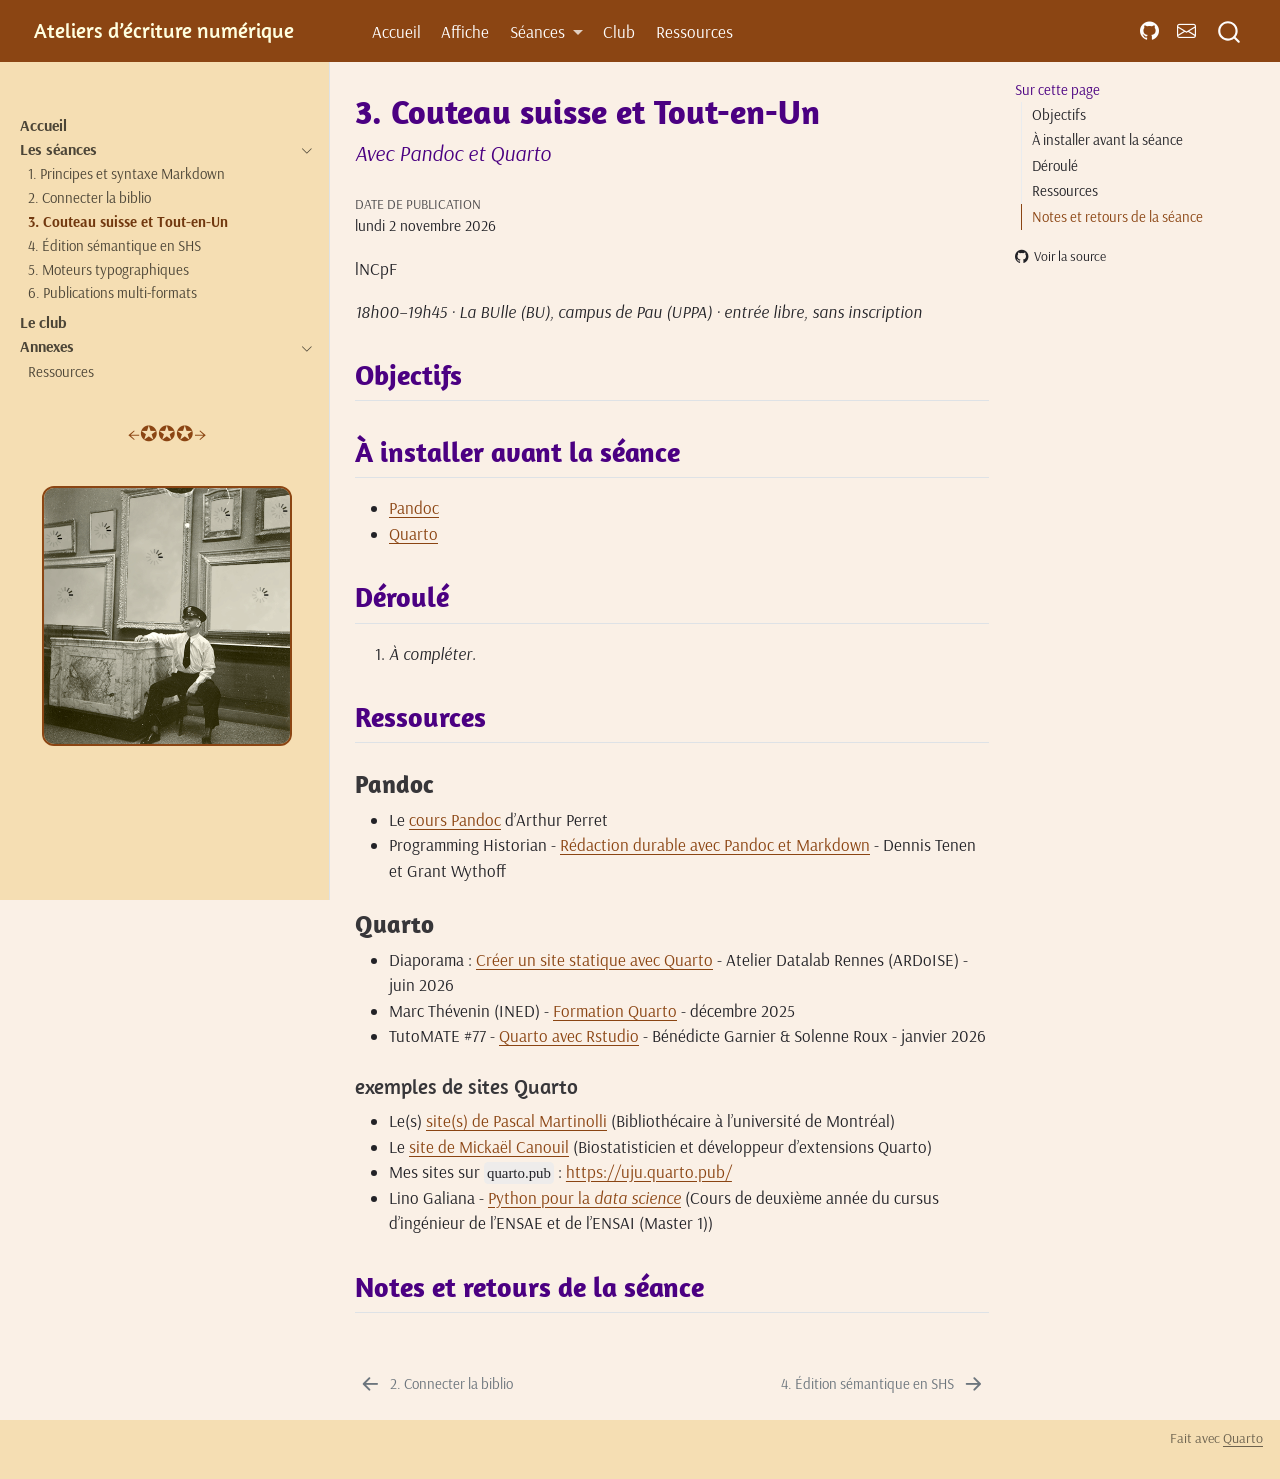
<file: seances/03-pandoc-quarto.html>
<!DOCTYPE html>
<html xmlns="http://www.w3.org/1999/xhtml" lang="fr" xml:lang="fr"><head>

<meta charset="utf-8">
<meta name="generator" content="quarto-1.11.9">

<meta name="viewport" content="width=device-width, initial-scale=1.0, user-scalable=yes">


<title>3. Couteau suisse et Tout-en-Un – Ateliers d’écriture numérique</title>
<style>
/* Default styles provided by pandoc.
** See https://pandoc.org/MANUAL.html#variables-for-html for config info.
*/
span.smallcaps{font-variant: small-caps;}
div.columns{display: flex; gap: 1.5em;}
div.column{flex: auto;}
@media screen {
div.columns{gap: min(4vw, 1.5em);}
div.column{overflow-x: auto;}
}
div.hanging-indent{margin-left: 1.5em; text-indent: -1.5em;}
ul.task-list{list-style: none;}
ul.task-list li input[type="checkbox"] {
  width: 0.8em;
  margin: 0 0.8em 0.2em -1em; /* quarto-specific, see https://github.com/quarto-dev/quarto-cli/issues/4556 */ 
  vertical-align: middle;
}
</style>


<script src="../site_libs/quarto-nav/quarto-nav.js"></script>
<script src="../site_libs/quarto-nav/headroom.min.js"></script>
<script src="../site_libs/clipboard/clipboard.min.js"></script>
<script src="../site_libs/quarto-search/autocomplete.umd.js"></script>
<script src="../site_libs/quarto-search/fuse.min.js"></script>
<script src="../site_libs/quarto-search/quarto-search.js"></script>
<meta name="quarto:offset" content="../">
<link href="../seances/04-stylo.html" rel="next">
<link href="../seances/02-zotero.html" rel="prev">
<link href="../img/logo-markdown.png" rel="icon" type="image/png">
<script src="../site_libs/quarto-html/quarto.js" type="module"></script>
<script src="../site_libs/quarto-html/tabsets/tabsets.js" type="module"></script>
<script src="../site_libs/quarto-html/scrollable-regions/scrollable-regions.js" type="module"></script>
<script src="../site_libs/quarto-html/popper.min.js"></script>
<script src="../site_libs/quarto-html/tippy.umd.min.js"></script>
<script src="../site_libs/quarto-html/anchor.min.js"></script>
<link href="../site_libs/quarto-html/tippy.css" rel="stylesheet">
<link href="../site_libs/quarto-html/quarto-syntax-highlighting-78f7bca48527afe405eb10ff209369fe.css" rel="stylesheet" class="quarto-color-scheme" id="quarto-text-highlighting-styles">
<link href="../site_libs/quarto-html/quarto-syntax-highlighting-dark-e17454f84d8cbbcea8e28e4660a69f33.css" rel="stylesheet" class="quarto-color-scheme quarto-color-alternate" id="quarto-text-highlighting-styles">
<link href="../site_libs/quarto-html/quarto-syntax-highlighting-78f7bca48527afe405eb10ff209369fe.css" rel="stylesheet" class="quarto-color-scheme-extra" id="quarto-text-highlighting-styles">
<script src="../site_libs/bootstrap/bootstrap.min.js"></script>
<link href="../site_libs/bootstrap/bootstrap-icons.css" rel="stylesheet">
<link href="../site_libs/bootstrap/bootstrap-88e5d0a892d0014ec2f51b00a47a4b1f.min.css" rel="stylesheet" append-hash="true" class="quarto-color-scheme" id="quarto-bootstrap" data-mode="light">
<link href="../site_libs/bootstrap/bootstrap-dark-88e5d0a892d0014ec2f51b00a47a4b1f.min.css" rel="stylesheet" append-hash="true" class="quarto-color-scheme quarto-color-alternate" id="quarto-bootstrap" data-mode="light">
<link href="../site_libs/bootstrap/bootstrap-88e5d0a892d0014ec2f51b00a47a4b1f.min.css" rel="stylesheet" append-hash="true" class="quarto-color-scheme-extra" id="quarto-bootstrap" data-mode="light">
<script id="quarto-search-options" type="application/json">{
  "location": "navbar",
  "copy-button": false,
  "collapse-after": 3,
  "panel-placement": "end",
  "type": "overlay",
  "limit": 50,
  "keyboard-shortcut": [
    "f",
    "/",
    "s"
  ],
  "show-item-context": false,
  "language": {
    "search-no-results-text": "Pas de résultats",
    "search-matching-documents-text": "documents trouvés",
    "search-copy-link-title": "Copier le lien vers la recherche",
    "search-hide-matches-text": "Cacher les correspondances additionnelles",
    "search-more-match-text": "correspondance de plus dans ce document",
    "search-more-matches-text": "correspondances de plus dans ce document",
    "search-clear-button-title": "Effacer",
    "search-text-placeholder": "",
    "search-detached-cancel-button-title": "Annuler",
    "search-submit-button-title": "Envoyer",
    "search-label": "Recherche"
  }
}</script>


<link rel="stylesheet" href="../styles.css">
</head>

<body class="nav-sidebar docked nav-fixed quarto-light"><a id="quarto-skip-link" class="visually-hidden-focusable" href="#quarto-document-content">Aller au contenu principal</a>

<div id="quarto-search-results"></div>
  <header id="quarto-header" class="headroom fixed-top">
    <nav class="navbar navbar-expand-lg " data-bs-theme="dark" aria-label="Site web">
      <div class="navbar-container container-fluid">
      <div class="navbar-brand-container mx-auto">
    <a href="../index.html" class="navbar-brand navbar-brand-logo">
    <img src="../img/logo-markdown.png" alt="" class="navbar-logo light-content">
    <img src="../img/logo-markdown.png" alt="" class="navbar-logo dark-content">
    </a>
    <a class="navbar-brand" href="../index.html">
    <span class="navbar-title">Ateliers d’écriture numérique</span>
    </a>
  </div>
          <button class="navbar-toggler" type="button" data-bs-toggle="collapse" data-bs-target="#navbarCollapse" aria-controls="navbarCollapse" aria-expanded="false" aria-label="Basculer la navigation" onclick="if (window.quartoToggleHeadroom) { window.quartoToggleHeadroom(); }">
  <span class="navbar-toggler-icon"></span>
</button>
          <div class="collapse navbar-collapse" id="navbarCollapse">
            <ul class="navbar-nav navbar-nav-scroll me-auto">
  <li class="nav-item">
    <a class="nav-link active" href="../index.html" aria-current="page"> 
<span class="menu-text">Accueil</span></a>
  </li>  
  <li class="nav-item">
    <a class="nav-link" href="../affiche.html"> 
<span class="menu-text">Affiche</span></a>
  </li>  
  <li class="nav-item dropdown ">
    <a class="nav-link dropdown-toggle" href="#" id="nav-menu-séances" role="link" data-bs-toggle="dropdown" aria-expanded="false">
 <span class="menu-text">Séances</span>
    </a>
    <ul class="dropdown-menu" aria-labelledby="nav-menu-séances">    
        <li>
    <a class="dropdown-item" href="../seances/01-markdown-zettlr.html">
 <span class="dropdown-text">1. Markdown et Zettlr</span></a>
  </li>  
        <li>
    <a class="dropdown-item" href="../seances/02-zotero.html">
 <span class="dropdown-text">2. Zotero</span></a>
  </li>  
        <li>
    <a class="dropdown-item" href="../seances/03-pandoc-quarto.html">
 <span class="dropdown-text">3. Pandoc et Quarto</span></a>
  </li>  
        <li>
    <a class="dropdown-item" href="../seances/04-stylo.html">
 <span class="dropdown-text">4. Stylo</span></a>
  </li>  
        <li>
    <a class="dropdown-item" href="../seances/05-latex-typst.html">
 <span class="dropdown-text">5. LaTeX et Typst</span></a>
  </li>  
        <li>
    <a class="dropdown-item" href="../seances/06-html-css-print.html">
 <span class="dropdown-text">6. HTML et CSS Print</span></a>
  </li>  
    </ul>
  </li>
  <li class="nav-item">
    <a class="nav-link" href="../club.html"> 
<span class="menu-text">Club</span></a>
  </li>  
  <li class="nav-item">
    <a class="nav-link" href="../ressources.html"> 
<span class="menu-text">Ressources</span></a>
  </li>  
</ul>
            <ul class="navbar-nav navbar-nav-scroll ms-auto">
  <li class="nav-item compact">
    <a class="nav-link" href="https://github.com/ujubib/atelier-format-texte"> <i class="bi bi-github" role="img" aria-label="Dépôt GitHub">
</i> 
<span class="menu-text"></span></a>
  </li>  
  <li class="nav-item compact">
    <a class="nav-link" href="mailto:julien.rabaud@univ-pau.fr"> <i class="bi bi-envelope" role="img" aria-label="Envoyer un email">
</i> 
<span class="menu-text"></span></a>
  </li>  
</ul>
          </div> <!-- /navcollapse -->
            <div class="quarto-navbar-tools">
</div>
            <div id="quarto-search" class="" title="Recherche"></div>
      </div> <!-- /container-fluid -->
    </nav>
  <nav class="quarto-secondary-nav" aria-label="Barre d'outils">
    <div class="container-fluid d-flex">
      <button type="button" class="quarto-btn-toggle btn" data-bs-toggle="collapse" role="button" data-bs-target=".quarto-sidebar-collapse-item" aria-controls="quarto-sidebar" aria-expanded="false" aria-label="Basculer la barre latérale" onclick="if (window.quartoToggleHeadroom) { window.quartoToggleHeadroom(); }">
        <i class="bi bi-layout-text-sidebar-reverse"></i>
      </button>
        <a class="flex-grow-1 no-decor" data-bs-toggle="collapse" data-bs-target=".quarto-sidebar-collapse-item" onclick="if (window.quartoToggleHeadroom) { window.quartoToggleHeadroom(); }">      
          <h1 class="quarto-secondary-nav-title">3. Couteau suisse et Tout-en-Un</h1>
        </a>     
    </div>
  </nav>
</header>
<!-- content -->
<div id="quarto-content" class="quarto-container page-columns page-rows-contents page-layout-article page-navbar">
<!-- sidebar -->
  <nav id="quarto-sidebar" class="sidebar collapse collapse-horizontal quarto-sidebar-collapse-item sidebar-navigation docked overflow-auto" aria-label="Section">
    <div class="pt-lg-2 mt-2 text-left sidebar-header">
      <a href="../index.html" class="sidebar-logo-link">
      <img src="../img/logo-markdown.png" alt="" class="sidebar-logo light-content py-0 d-lg-inline d-none">
      <img src="../img/logo-markdown.png" alt="" class="sidebar-logo dark-content py-0 d-lg-inline d-none">
      </a>
      </div>
    <div class="sidebar-menu-container"> 
    <ul class="list-unstyled mt-1">
        <li class="sidebar-item">
  <div class="sidebar-item-container"> 
  <a href="../index.html" class="sidebar-item-text sidebar-link">
 <span class="menu-text">Accueil</span></a>
  </div>
</li>
        <li class="sidebar-item sidebar-item-section">
      <div class="sidebar-item-container"> 
            <button type="button" class="sidebar-item-text sidebar-item-toggle sidebar-link text-start" data-bs-toggle="collapse" data-bs-target="#quarto-sidebar-section-1" aria-controls="quarto-sidebar-section-1" aria-expanded="true">
 <span class="menu-text" id="quarto-sidebar-section-1-label">Les séances</span><i class="bi bi-chevron-right" aria-hidden="true"></i></button>
      </div>
      <ul id="quarto-sidebar-section-1" aria-labelledby="quarto-sidebar-section-1-label" class="collapse list-unstyled sidebar-section depth1 show">  
          <li class="sidebar-item">
  <div class="sidebar-item-container"> 
  <a href="../seances/01-markdown-zettlr.html" class="sidebar-item-text sidebar-link">
 <span class="menu-text">1. Principes et syntaxe Markdown</span></a>
  </div>
</li>
          <li class="sidebar-item">
  <div class="sidebar-item-container"> 
  <a href="../seances/02-zotero.html" class="sidebar-item-text sidebar-link">
 <span class="menu-text">2. Connecter la biblio</span></a>
  </div>
</li>
          <li class="sidebar-item">
  <div class="sidebar-item-container"> 
  <a href="../seances/03-pandoc-quarto.html" class="sidebar-item-text sidebar-link active">
 <span class="menu-text">3. Couteau suisse et Tout-en-Un</span></a>
  </div>
</li>
          <li class="sidebar-item">
  <div class="sidebar-item-container"> 
  <a href="../seances/04-stylo.html" class="sidebar-item-text sidebar-link">
 <span class="menu-text">4. Édition sémantique en SHS</span></a>
  </div>
</li>
          <li class="sidebar-item">
  <div class="sidebar-item-container"> 
  <a href="../seances/05-latex-typst.html" class="sidebar-item-text sidebar-link">
 <span class="menu-text">5. Moteurs typographiques</span></a>
  </div>
</li>
          <li class="sidebar-item">
  <div class="sidebar-item-container"> 
  <a href="../seances/06-html-css-print.html" class="sidebar-item-text sidebar-link">
 <span class="menu-text">6. Publications multi-formats</span></a>
  </div>
</li>
      </ul>
  </li>
        <li class="sidebar-item">
  <div class="sidebar-item-container"> 
  <a href="../club.html" class="sidebar-item-text sidebar-link">
 <span class="menu-text">Le club</span></a>
  </div>
</li>
        <li class="sidebar-item sidebar-item-section">
      <div class="sidebar-item-container"> 
            <button type="button" class="sidebar-item-text sidebar-item-toggle sidebar-link text-start" data-bs-toggle="collapse" data-bs-target="#quarto-sidebar-section-2" aria-controls="quarto-sidebar-section-2" aria-expanded="true">
 <span class="menu-text" id="quarto-sidebar-section-2-label">Annexes</span><i class="bi bi-chevron-right" aria-hidden="true"></i></button>
      </div>
      <ul id="quarto-sidebar-section-2" aria-labelledby="quarto-sidebar-section-2-label" class="collapse list-unstyled sidebar-section depth1 show">  
          <li class="sidebar-item">
  <div class="sidebar-item-container"> 
  <a href="../ressources.html" class="sidebar-item-text sidebar-link">
 <span class="menu-text">Ressources</span></a>
  </div>
</li>
      </ul>
  </li>
    </ul>
    </div>
<div class="quarto-sidebar-footer"><div class="sidebar-footer-item">
<div class="text-center">
<p><span style="font-size:1.4em;color:saddlebrown">←✪✪✪→</span></p>
<p><img src="../img/musee.webp" class="img-fluid" style="margin-top:20px;margin-bottom:20px;border:2px solid saddlebrown;border-radius:12px;width:85.0%"></p>
</div>
</div></div></nav>
<div id="quarto-sidebar-glass" class="quarto-sidebar-collapse-item" data-bs-toggle="collapse" data-bs-target=".quarto-sidebar-collapse-item"></div>
<!-- margin-sidebar -->
    <div id="quarto-margin-sidebar" class="sidebar margin-sidebar">
        <nav id="TOC" role="doc-toc" aria-labelledby="toc-title" class="toc-active">
    <h2 id="toc-title">Sur cette page</h2>
   
  <ul>
  <li><a href="#objectifs" id="toc-objectifs" class="nav-link active" data-scroll-target="#objectifs">Objectifs</a></li>
  <li><a href="#à-installer-avant-la-séance" id="toc-à-installer-avant-la-séance" class="nav-link" data-scroll-target="#à-installer-avant-la-séance">À installer avant la séance</a></li>
  <li><a href="#déroulé" id="toc-déroulé" class="nav-link" data-scroll-target="#déroulé">Déroulé</a></li>
  <li><a href="#ressources" id="toc-ressources" class="nav-link" data-scroll-target="#ressources">Ressources</a>
  <ul class="collapse">
  <li><a href="#pandoc" id="toc-pandoc" class="nav-link" data-scroll-target="#pandoc">Pandoc</a></li>
  <li><a href="#quarto" id="toc-quarto" class="nav-link" data-scroll-target="#quarto">Quarto</a></li>
  </ul></li>
  <li><a href="#notes-et-retours-de-la-séance" id="toc-notes-et-retours-de-la-séance" class="nav-link" data-scroll-target="#notes-et-retours-de-la-séance">Notes et retours de la séance</a></li>
  </ul>
<div class="toc-actions"><ul><li><a href="https://github.com/ujubib/atelier-format-texte/blob/main/seances/03-pandoc-quarto.qmd" class="toc-action"><i class="bi bi-github"></i>Voir la source</a></li></ul></div></nav>
    </div>
<!-- main -->
<main class="content" id="quarto-document-content" tabindex="-1">

<header id="title-block-header" class="quarto-title-block default">
<div class="quarto-title">
<h1 class="title d-none d-lg-block">3. Couteau suisse et Tout-en-Un</h1>
<p class="subtitle lead">Avec Pandoc et Quarto</p>
</div>



<div class="quarto-title-meta">

    
    <div>
    <div class="quarto-title-meta-heading">Date de publication</div>
    <div class="quarto-title-meta-contents">
      <p class="date">lundi 2 novembre 2026</p>
    </div>
  </div>
  
    
  </div>
  


</header>


<p>lNCpF</p>
<p><em>18h00–19h45 · La BUlle (BU), campus de Pau (UPPA) · entrée libre, sans inscription</em></p>
<section id="objectifs" class="level2">
<h2 class="anchored" data-anchor-id="objectifs">Objectifs</h2>
</section>
<section id="à-installer-avant-la-séance" class="level2">
<h2 class="anchored" data-anchor-id="à-installer-avant-la-séance">À installer avant la séance</h2>
<ul>
<li><a href="https://pandoc.org">Pandoc</a></li>
<li><a href="https://quarto.org">Quarto</a></li>
</ul>
</section>
<section id="déroulé" class="level2">
<h2 class="anchored" data-anchor-id="déroulé">Déroulé</h2>
<ol type="1">
<li><em>À compléter.</em></li>
</ol>
</section>
<section id="ressources" class="level2">
<h2 class="anchored" data-anchor-id="ressources">Ressources</h2>
<section id="pandoc" class="level3">
<h3 class="anchored" data-anchor-id="pandoc">Pandoc</h3>
<ul>
<li>Le <a href="https://www.arthurperret.fr/cours/pandoc.html">cours Pandoc</a> d’Arthur Perret</li>
<li>Programming Historian - <a href="https://programminghistorian.org/fr/lecons/redaction-durable-avec-pandoc-et-markdown">Rédaction durable avec Pandoc et Markdown</a> - Dennis Tenen et Grant Wythoff</li>
</ul>
</section>
<section id="quarto" class="level3">
<h3 class="anchored" data-anchor-id="quarto">Quarto</h3>
<ul>
<li>Diaporama : <a href="https://ardoise.gitpages.huma-num.fr/atelier-site-statique/presentation/presentation.html#/title-slide">Créer un site statique avec Quarto</a> - Atelier Datalab Rennes (ARDoISE) - juin 2026</li>
<li>Marc Thévenin (INED) - <a href="https://mthevenin.github.io/support_quarto/">Formation Quarto</a> - décembre 2025</li>
<li>TutoMATE #77 - <a href="https://mate-shs.cnrs.fr/actions/tutomate/tuto77_quarto_garnier_roux/">Quarto avec Rstudio</a> - Bénédicte Garnier &amp; Solenne Roux - janvier 2026</li>
</ul>
<section id="exemples-de-sites-quarto" class="level4">
<h4 class="anchored" data-anchor-id="exemples-de-sites-quarto">exemples de sites Quarto</h4>
<ul>
<li>Le(s) <a href="https://pmartinolli.github.io/">site(s) de Pascal Martinolli</a> (Bibliothécaire à l’université de Montréal)</li>
<li>Le <a href="https://mickael.canouil.fr/">site de Mickaël Canouil</a> (Biostatisticien et développeur d’extensions Quarto)</li>
<li>Mes sites sur <code>quarto.pub</code> : <a href="https://uju.quarto.pub/" class="uri">https://uju.quarto.pub/</a></li>
<li>Lino Galiana - <a href="https://pythonds.linogaliana.fr/">Python pour la <em>data science</em></a> (Cours de deuxième année du cursus d’ingénieur de l’ENSAE et de l’ENSAI (Master 1))</li>
</ul>
</section>
</section>
</section>
<section id="notes-et-retours-de-la-séance" class="level2">
<h2 class="anchored" data-anchor-id="notes-et-retours-de-la-séance">Notes et retours de la séance</h2>


</section>

</main> <!-- /main -->
<script id="quarto-html-after-body" type="application/javascript">
  window.document.addEventListener("DOMContentLoaded", function (event) {
    const icon = "";
    const anchorJS = new window.AnchorJS();
    anchorJS.options = {
      placement: 'right',
      icon: icon
    };
    anchorJS.add('.anchored');
    const isCodeAnnotation = (el) => {
      for (const clz of el.classList) {
        if (clz.startsWith('code-annotation-')) {                     
          return true;
        }
      }
      return false;
    }
    const onCopySuccess = function(e) {
      // button target
      const button = e.trigger;
      // don't keep focus
      button.blur();
      // flash "checked"
      button.classList.add('code-copy-button-checked');
      var currentTitle = button.getAttribute("title");
      button.setAttribute("title", "Copié");
      let tooltip;
      if (window.bootstrap) {
        button.setAttribute("data-bs-toggle", "tooltip");
        button.setAttribute("data-bs-placement", "left");
        button.setAttribute("data-bs-title", "Copié");
        tooltip = new bootstrap.Tooltip(button, 
          { trigger: "manual", 
            customClass: "code-copy-button-tooltip",
            offset: [0, -8]});
        tooltip.show();    
      }
      setTimeout(function() {
        if (tooltip) {
          tooltip.hide();
          button.removeAttribute("data-bs-title");
          button.removeAttribute("data-bs-toggle");
          button.removeAttribute("data-bs-placement");
        }
        button.setAttribute("title", currentTitle);
        button.classList.remove('code-copy-button-checked');
      }, 1000);
      // clear code selection
      e.clearSelection();
    }
    const getTextToCopy = function(trigger) {
      const outerScaffold = trigger.parentElement.cloneNode(true);
      const codeEl = outerScaffold.querySelector('code');
      for (const childEl of codeEl.children) {
        if (isCodeAnnotation(childEl)) {
          childEl.remove();
        }
      }
      return codeEl.innerText;
    }
    const clipboard = new window.ClipboardJS('.code-copy-button:not([data-in-quarto-modal])', {
      text: getTextToCopy
    });
    clipboard.on('success', onCopySuccess);
    if (window.document.getElementById('quarto-embedded-source-code-modal')) {
      const clipboardModal = new window.ClipboardJS('.code-copy-button[data-in-quarto-modal]', {
        text: getTextToCopy,
        container: window.document.getElementById('quarto-embedded-source-code-modal')
      });
      clipboardModal.on('success', onCopySuccess);
    }
      var localhostRegex = new RegExp(/^(?:http|https):\/\/localhost\:?[0-9]*\//);
      var mailtoRegex = new RegExp(/^mailto:/);
        var filterRegex = new RegExp("https:\/\/ujubib\.github\.io\/atelier-format-texte\/");
      var isInternal = (href) => {
          return filterRegex.test(href) || localhostRegex.test(href) || mailtoRegex.test(href);
      }
      // Inspect non-navigation links and adorn them if external
      window.quartoDecorateExternalLinks = function (root) {
     var links = (root || window.document).querySelectorAll('a[href]:not(.nav-link):not(.navbar-brand):not(.toc-action):not(.sidebar-link):not(.sidebar-item-toggle):not(.pagination-link):not(.no-external):not([aria-hidden]):not(.dropdown-item):not(.quarto-navigation-tool):not(.about-link)');
      for (var i=0; i<links.length; i++) {
        const link = links[i];
        if (!isInternal(link.href)) {
          // undo the damage that might have been done by quarto-nav.js in the case of
          // links that we want to consider external
          if (link.dataset.originalHref !== undefined) {
            link.href = link.dataset.originalHref;
          }
          if (!link.classList.contains('no-external-icon')) {
          }
        }
      }
      };
      window.quartoDecorateExternalLinks(window.document);
    // Esc closes the popup (WCAG 1.4.13) and focus leaving both trigger and
    // popup closes it (WCAG 2.4.11); tippy handles neither for interactive popups.
    const hideOnEscAndFocusOut = {
      name: 'hideOnEscAndFocusOut',
      defaultValue: true,
      fn(instance) {
        const dismiss = () => {
          // A show scheduled by the trigger delay would otherwise reopen it
          instance.clearDelayTimeouts();
          instance.hide();
        };
        const onKeyDown = (event) => {
          if (event.key !== 'Escape') {
            return;
          }
          // Keep Esc from also reaching page handlers (e.g. reveal.js overview),
          // except an open reveal.js slide menu, which Esc should close too.
          // The menu handles keys only when its keyboard option is on.
          const menuHandlesEsc = window.Reveal?.getPlugin?.('menu')?.isOpen() &&
            window.Reveal.getConfig().menu?.keyboard !== false;
          if (!menuHandlesEsc) {
            event.stopPropagation();
          }
          if (instance.popper.contains(window.document.activeElement)) {
            // Disabled while refocusing so the focus trigger does not reopen it
            instance.disable();
            instance.reference.focus();
            instance.enable();
          }
          dismiss();
        };
        const onFocusOut = (event) => {
          const target = event.relatedTarget;
          if (target && !instance.reference.contains(target) &&
              !instance.popper.contains(target)) {
            dismiss();
          }
        };
        // On the trigger too: a click trigger (code-annotations: select) has no
        // blur handling. Attached for the instance's lifetime so leaving the
        // trigger also cancels a show still pending on the trigger delay.
        instance.reference.addEventListener('focusout', onFocusOut);
        return {
          onShow() {
            window.document.addEventListener('keydown', onKeyDown, true);
            instance.popper.addEventListener('focusout', onFocusOut);
          },
          onHide() {
            window.document.removeEventListener('keydown', onKeyDown, true);
            instance.popper.removeEventListener('focusout', onFocusOut);
          },
          onDestroy() {
            instance.reference.removeEventListener('focusout', onFocusOut);
          },
        };
      },
    };
    function tippyHover(el, contentFn, onTriggerFn, onUntriggerFn) {
      const config = {
        allowHTML: true,
        maxWidth: 500,
        delay: 100,
        arrow: false,
        appendTo: function(el) {
            return el.parentElement;
        },
        interactive: true,
        interactiveBorder: 10,
        theme: 'quarto',
        placement: 'bottom-start',
        plugins: [hideOnEscAndFocusOut],
      };
      if (contentFn) {
        config.content = contentFn;
      }
      if (onTriggerFn) {
        config.onTrigger = onTriggerFn;
      }
      if (onUntriggerFn) {
        config.onUntrigger = onUntriggerFn;
      }
      window.tippy(el, config); 
    }
    const noterefs = window.document.querySelectorAll('a[role="doc-noteref"]');
    for (var i=0; i<noterefs.length; i++) {
      const ref = noterefs[i];
      tippyHover(ref, function() {
        // use id or data attribute instead here
        let href = ref.getAttribute('data-footnote-href') || ref.getAttribute('href');
        try { href = new URL(href).hash; } catch {}
        const id = href.replace(/^#\/?/, "");
        const note = window.document.getElementById(id);
        if (note) {
          return note.innerHTML;
        } else {
          return "";
        }
      });
    }
    const xrefs = window.document.querySelectorAll('a.quarto-xref');
    const processXRef = (id, note) => {
      // Strip column container classes
      const stripColumnClz = (el) => {
        el.classList.remove("page-full", "page-columns");
        if (el.children) {
          for (const child of el.children) {
            stripColumnClz(child);
          }
        }
      }
      stripColumnClz(note)
      if (id === null || id.startsWith('sec-')) {
        // Special case sections, only their first couple elements
        const container = document.createElement("div");
        if (note.children && note.children.length > 2) {
          container.appendChild(note.children[0].cloneNode(true));
          for (let i = 1; i < note.children.length; i++) {
            const child = note.children[i];
            if (child.tagName === "P" && child.innerText === "") {
              continue;
            } else {
              container.appendChild(child.cloneNode(true));
              break;
            }
          }
          if (window.Quarto?.typesetMath) {
            window.Quarto.typesetMath(container);
          }
          return container.innerHTML
        } else {
          if (window.Quarto?.typesetMath) {
            window.Quarto.typesetMath(note);
          }
          return note.innerHTML;
        }
      } else {
        // Remove any anchor links if they are present
        const anchorLink = note.querySelector('a.anchorjs-link');
        if (anchorLink) {
          anchorLink.remove();
        }
        if (window.Quarto?.typesetMath) {
          window.Quarto.typesetMath(note);
        }
        if (note.classList.contains("callout")) {
          return note.outerHTML;
        } else {
          return note.innerHTML;
        }
      }
    }
    for (var i=0; i<xrefs.length; i++) {
      const xref = xrefs[i];
      tippyHover(xref, undefined, function(instance) {
        instance.disable();
        let url = xref.getAttribute('href');
        let hash = undefined; 
        if (url.startsWith('#')) {
          hash = url;
        } else {
          try { hash = new URL(url).hash; } catch {}
        }
        if (hash) {
          const id = hash.replace(/^#\/?/, "");
          const note = window.document.getElementById(id);
          if (note !== null) {
            try {
              const html = processXRef(id, note.cloneNode(true));
              instance.setContent(html);
            } finally {
              instance.enable();
              instance.show();
            }
          } else {
            // See if we can fetch this
            fetch(url.split('#')[0])
            .then(res => res.text())
            .then(html => {
              const parser = new DOMParser();
              const htmlDoc = parser.parseFromString(html, "text/html");
              const note = htmlDoc.getElementById(id);
              if (note !== null) {
                const html = processXRef(id, note);
                instance.setContent(html);
              } 
            }).finally(() => {
              instance.enable();
              instance.show();
            });
          }
        } else {
          // See if we can fetch a full url (with no hash to target)
          // This is a special case and we should probably do some content thinning / targeting
          fetch(url)
          .then(res => res.text())
          .then(html => {
            const parser = new DOMParser();
            const htmlDoc = parser.parseFromString(html, "text/html");
            const note = htmlDoc.querySelector('main.content');
            if (note !== null) {
              // This should only happen for chapter cross references
              // (since there is no id in the URL)
              // remove the first header
              if (note.children.length > 0 && note.children[0].tagName === "HEADER") {
                note.children[0].remove();
              }
              const html = processXRef(null, note);
              instance.setContent(html);
            } 
          }).finally(() => {
            instance.enable();
            instance.show();
          });
        }
      }, function(instance) {
      });
    }
        let selectedAnnoteEl;
        const selectorForAnnotation = ( cell, annotation) => {
          let cellAttr = 'data-code-cell="' + cell + '"';
          let lineAttr = 'data-code-annotation="' +  annotation + '"';
          const selector = 'span[' + cellAttr + '][' + lineAttr + ']';
          return selector;
        }
        const selectCodeLines = (annoteEl) => {
          const doc = window.document;
          const targetCell = annoteEl.getAttribute("data-target-cell");
          const targetAnnotation = annoteEl.getAttribute("data-target-annotation");
          const annoteSpan = window.document.querySelector(selectorForAnnotation(targetCell, targetAnnotation));
          const lines = annoteSpan.getAttribute("data-code-lines").split(",");
          const lineIds = lines.map((line) => {
            return targetCell + "-" + line;
          })
          // Each band is positioned against its own containing block, which is
          // not the offsetParent of the lines, so place it from client rects.
          const placeBand = (band, firstEl, lastEl, codeBlock) => {
            const container = band.offsetParent;
            if (container === null) {
              return;
            }
            const containerRect = container.getBoundingClientRect();
            // Reveal.js scales slides with a transform, so convert client
            // pixels back to the CSS pixels of the container.
            const scale = containerRect.height / container.offsetHeight || 1;
            const firstRect = firstEl.getBoundingClientRect();
            const lastRect = lastEl.getBoundingClientRect();
            const top = (firstRect.top - containerRect.top) / scale - container.clientTop + container.scrollTop;
            const height = (lastRect.bottom - firstRect.top) / scale;
            band.style.top = top - 2 + "px";
            band.style.height = height + 4 + "px";
            if (codeBlock) {
              // Without the copy button wrapper, the containing block is wider
              // than the code block, so span the code block explicitly.
              const blockRect = codeBlock.getBoundingClientRect();
              band.style.left = (blockRect.left - containerRect.left) / scale - container.clientLeft + container.scrollLeft + "px";
              band.style.width = blockRect.width / scale + "px";
            }
          };
          if (lineIds.length > 0) {
            const el = window.document.getElementById(lineIds[0]);
            const lastEl = window.document.getElementById(lineIds[lineIds.length - 1]);
            const parent = el.parentElement.parentElement;
            // cook up a div (if necessary) and position it
            let div = window.document.getElementById("code-annotation-line-highlight");
            if (div === null) {
              div = window.document.createElement("div");
              div.setAttribute("id", "code-annotation-line-highlight");
              div.style.position = 'absolute';
              parent.appendChild(div);
            }
            placeBand(div, el, lastEl, parent.closest("div.sourceCode") || parent);
            let gutterDiv = window.document.getElementById("code-annotation-line-highlight-gutter");
            if (gutterDiv === null) {
              gutterDiv = window.document.createElement("div");
              gutterDiv.setAttribute("id", "code-annotation-line-highlight-gutter");
              gutterDiv.style.position = 'absolute';
              const codeCell = window.document.getElementById(targetCell);
              const gutter = codeCell.querySelector('.code-annotation-gutter');
              gutter.appendChild(gutterDiv);
            }
            placeBand(gutterDiv, el, lastEl);
            selectedAnnoteEl = annoteEl;
          }
        };
        const unselectCodeLines = () => {
          const elementsIds = ["code-annotation-line-highlight", "code-annotation-line-highlight-gutter"];
          elementsIds.forEach((elId) => {
            const div = window.document.getElementById(elId);
            if (div) {
              div.remove();
            }
          });
          selectedAnnoteEl = undefined;
        };
          // Handle positioning of the toggle
      window.addEventListener(
        "resize",
        throttle(() => {
          elRect = undefined;
          if (selectedAnnoteEl) {
            selectCodeLines(selectedAnnoteEl);
          }
        }, 10)
      );
      function throttle(fn, ms) {
      let throttle = false;
      let timer;
        return (...args) => {
          if(!throttle) { // first call gets through
              fn.apply(this, args);
              throttle = true;
          } else { // all the others get throttled
              if(timer) clearTimeout(timer); // cancel #2
              timer = setTimeout(() => {
                fn.apply(this, args);
                timer = throttle = false;
              }, ms);
          }
        };
      }
        // Attach click handler to the DT
        const annoteDls = window.document.querySelectorAll('dt[data-target-cell]');
        for (const annoteDlNode of annoteDls) {
          annoteDlNode.addEventListener('click', (event) => {
            const clickedEl = event.target;
            if (clickedEl !== selectedAnnoteEl) {
              unselectCodeLines();
              const activeEl = window.document.querySelector('dt[data-target-cell].code-annotation-active');
              if (activeEl) {
                activeEl.classList.remove('code-annotation-active');
              }
              selectCodeLines(clickedEl);
              clickedEl.classList.add('code-annotation-active');
            } else {
              // Unselect the line
              unselectCodeLines();
              clickedEl.classList.remove('code-annotation-active');
            }
          });
        }
    const findCites = (el) => {
      const parentEl = el.parentElement;
      if (parentEl) {
        const cites = parentEl.dataset.cites;
        if (cites) {
          return {
            el,
            cites: cites.split(' ')
          };
        } else {
          return findCites(el.parentElement)
        }
      } else {
        return undefined;
      }
    };
    var bibliorefs = window.document.querySelectorAll('a[role="doc-biblioref"]');
    for (var i=0; i<bibliorefs.length; i++) {
      const ref = bibliorefs[i];
      const citeInfo = findCites(ref);
      if (citeInfo) {
        tippyHover(citeInfo.el, function() {
          var popup = window.document.createElement('div');
          citeInfo.cites.forEach(function(cite) {
            var citeDiv = window.document.createElement('div');
            citeDiv.classList.add('hanging-indent');
            citeDiv.classList.add('csl-entry');
            var biblioDiv = window.document.getElementById('ref-' + cite);
            if (biblioDiv) {
              citeDiv.innerHTML = biblioDiv.innerHTML;
            }
            popup.appendChild(citeDiv);
          });
          return popup.innerHTML;
        });
      }
    }
  });
  </script>
  <script type="application/javascript">
  window.quartoScrollableRegionsLabels = {"code":"Code défilable","output":"Sortie défilable"};
  </script>
<nav class="page-navigation" aria-label="Page">
  <div class="nav-page nav-page-previous">
      <a href="../seances/02-zotero.html" class="pagination-link" aria-label="2. Connecter la biblio">
        <i class="bi bi-arrow-left-short"></i> <span class="nav-page-text">2. Connecter la biblio</span>
      </a>          
  </div>
  <div class="nav-page nav-page-next">
      <a href="../seances/04-stylo.html" class="pagination-link" aria-label="4. Édition sémantique en SHS">
        <span class="nav-page-text">4. Édition sémantique en SHS</span> <i class="bi bi-arrow-right-short"></i>
      </a>
  </div>
</nav>
</div> <!-- /content -->
<footer class="footer">
  <div class="nav-footer">
    <div class="nav-footer-left">
      &nbsp;
    </div>   
    <div class="nav-footer-center">
      &nbsp;
    <div class="toc-actions d-sm-block d-md-none"><ul><li><a href="https://github.com/ujubib/atelier-format-texte/blob/main/seances/03-pandoc-quarto.qmd" class="toc-action"><i class="bi bi-github"></i>Voir la source</a></li></ul></div></div>
    <div class="nav-footer-right">
<p>Fait avec <a href="https://quarto.org">Quarto</a></p>
</div>
  </div>
</footer>




</body></html>
</file>
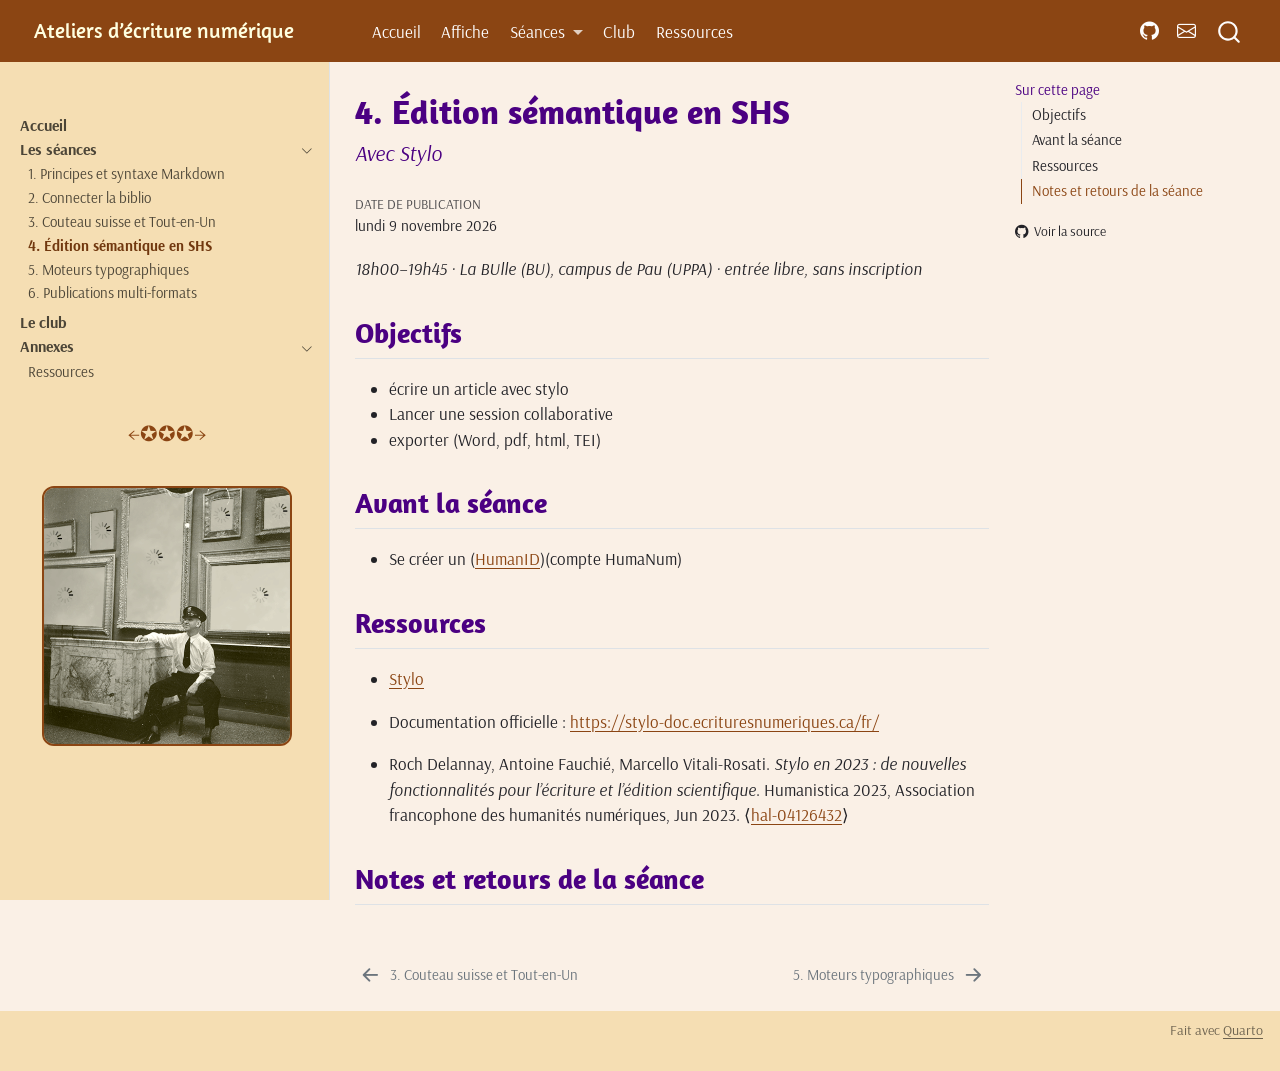
<file: seances/04-stylo.html>
<!DOCTYPE html>
<html xmlns="http://www.w3.org/1999/xhtml" lang="fr" xml:lang="fr"><head>

<meta charset="utf-8">
<meta name="generator" content="quarto-1.11.9">

<meta name="viewport" content="width=device-width, initial-scale=1.0, user-scalable=yes">


<title>4. Édition sémantique en SHS – Ateliers d’écriture numérique</title>
<style>
/* Default styles provided by pandoc.
** See https://pandoc.org/MANUAL.html#variables-for-html for config info.
*/
span.smallcaps{font-variant: small-caps;}
div.columns{display: flex; gap: 1.5em;}
div.column{flex: auto;}
@media screen {
div.columns{gap: min(4vw, 1.5em);}
div.column{overflow-x: auto;}
}
div.hanging-indent{margin-left: 1.5em; text-indent: -1.5em;}
ul.task-list{list-style: none;}
ul.task-list li input[type="checkbox"] {
  width: 0.8em;
  margin: 0 0.8em 0.2em -1em; /* quarto-specific, see https://github.com/quarto-dev/quarto-cli/issues/4556 */ 
  vertical-align: middle;
}
</style>


<script src="../site_libs/quarto-nav/quarto-nav.js"></script>
<script src="../site_libs/quarto-nav/headroom.min.js"></script>
<script src="../site_libs/clipboard/clipboard.min.js"></script>
<script src="../site_libs/quarto-search/autocomplete.umd.js"></script>
<script src="../site_libs/quarto-search/fuse.min.js"></script>
<script src="../site_libs/quarto-search/quarto-search.js"></script>
<meta name="quarto:offset" content="../">
<link href="../seances/05-latex-typst.html" rel="next">
<link href="../seances/03-pandoc-quarto.html" rel="prev">
<link href="../img/logo-markdown.png" rel="icon" type="image/png">
<script src="../site_libs/quarto-html/quarto.js" type="module"></script>
<script src="../site_libs/quarto-html/tabsets/tabsets.js" type="module"></script>
<script src="../site_libs/quarto-html/scrollable-regions/scrollable-regions.js" type="module"></script>
<script src="../site_libs/quarto-html/popper.min.js"></script>
<script src="../site_libs/quarto-html/tippy.umd.min.js"></script>
<script src="../site_libs/quarto-html/anchor.min.js"></script>
<link href="../site_libs/quarto-html/tippy.css" rel="stylesheet">
<link href="../site_libs/quarto-html/quarto-syntax-highlighting-78f7bca48527afe405eb10ff209369fe.css" rel="stylesheet" class="quarto-color-scheme" id="quarto-text-highlighting-styles">
<link href="../site_libs/quarto-html/quarto-syntax-highlighting-dark-e17454f84d8cbbcea8e28e4660a69f33.css" rel="stylesheet" class="quarto-color-scheme quarto-color-alternate" id="quarto-text-highlighting-styles">
<link href="../site_libs/quarto-html/quarto-syntax-highlighting-78f7bca48527afe405eb10ff209369fe.css" rel="stylesheet" class="quarto-color-scheme-extra" id="quarto-text-highlighting-styles">
<script src="../site_libs/bootstrap/bootstrap.min.js"></script>
<link href="../site_libs/bootstrap/bootstrap-icons.css" rel="stylesheet">
<link href="../site_libs/bootstrap/bootstrap-88e5d0a892d0014ec2f51b00a47a4b1f.min.css" rel="stylesheet" append-hash="true" class="quarto-color-scheme" id="quarto-bootstrap" data-mode="light">
<link href="../site_libs/bootstrap/bootstrap-dark-88e5d0a892d0014ec2f51b00a47a4b1f.min.css" rel="stylesheet" append-hash="true" class="quarto-color-scheme quarto-color-alternate" id="quarto-bootstrap" data-mode="light">
<link href="../site_libs/bootstrap/bootstrap-88e5d0a892d0014ec2f51b00a47a4b1f.min.css" rel="stylesheet" append-hash="true" class="quarto-color-scheme-extra" id="quarto-bootstrap" data-mode="light">
<script id="quarto-search-options" type="application/json">{
  "location": "navbar",
  "copy-button": false,
  "collapse-after": 3,
  "panel-placement": "end",
  "type": "overlay",
  "limit": 50,
  "keyboard-shortcut": [
    "f",
    "/",
    "s"
  ],
  "show-item-context": false,
  "language": {
    "search-no-results-text": "Pas de résultats",
    "search-matching-documents-text": "documents trouvés",
    "search-copy-link-title": "Copier le lien vers la recherche",
    "search-hide-matches-text": "Cacher les correspondances additionnelles",
    "search-more-match-text": "correspondance de plus dans ce document",
    "search-more-matches-text": "correspondances de plus dans ce document",
    "search-clear-button-title": "Effacer",
    "search-text-placeholder": "",
    "search-detached-cancel-button-title": "Annuler",
    "search-submit-button-title": "Envoyer",
    "search-label": "Recherche"
  }
}</script>


<link rel="stylesheet" href="../styles.css">
</head>

<body class="nav-sidebar docked nav-fixed quarto-light"><a id="quarto-skip-link" class="visually-hidden-focusable" href="#quarto-document-content">Aller au contenu principal</a>

<div id="quarto-search-results"></div>
  <header id="quarto-header" class="headroom fixed-top">
    <nav class="navbar navbar-expand-lg " data-bs-theme="dark" aria-label="Site web">
      <div class="navbar-container container-fluid">
      <div class="navbar-brand-container mx-auto">
    <a href="../index.html" class="navbar-brand navbar-brand-logo">
    <img src="../img/logo-markdown.png" alt="" class="navbar-logo light-content">
    <img src="../img/logo-markdown.png" alt="" class="navbar-logo dark-content">
    </a>
    <a class="navbar-brand" href="../index.html">
    <span class="navbar-title">Ateliers d’écriture numérique</span>
    </a>
  </div>
          <button class="navbar-toggler" type="button" data-bs-toggle="collapse" data-bs-target="#navbarCollapse" aria-controls="navbarCollapse" aria-expanded="false" aria-label="Basculer la navigation" onclick="if (window.quartoToggleHeadroom) { window.quartoToggleHeadroom(); }">
  <span class="navbar-toggler-icon"></span>
</button>
          <div class="collapse navbar-collapse" id="navbarCollapse">
            <ul class="navbar-nav navbar-nav-scroll me-auto">
  <li class="nav-item">
    <a class="nav-link active" href="../index.html" aria-current="page"> 
<span class="menu-text">Accueil</span></a>
  </li>  
  <li class="nav-item">
    <a class="nav-link" href="../affiche.html"> 
<span class="menu-text">Affiche</span></a>
  </li>  
  <li class="nav-item dropdown ">
    <a class="nav-link dropdown-toggle" href="#" id="nav-menu-séances" role="link" data-bs-toggle="dropdown" aria-expanded="false">
 <span class="menu-text">Séances</span>
    </a>
    <ul class="dropdown-menu" aria-labelledby="nav-menu-séances">    
        <li>
    <a class="dropdown-item" href="../seances/01-markdown-zettlr.html">
 <span class="dropdown-text">1. Markdown et Zettlr</span></a>
  </li>  
        <li>
    <a class="dropdown-item" href="../seances/02-zotero.html">
 <span class="dropdown-text">2. Zotero</span></a>
  </li>  
        <li>
    <a class="dropdown-item" href="../seances/03-pandoc-quarto.html">
 <span class="dropdown-text">3. Pandoc et Quarto</span></a>
  </li>  
        <li>
    <a class="dropdown-item" href="../seances/04-stylo.html">
 <span class="dropdown-text">4. Stylo</span></a>
  </li>  
        <li>
    <a class="dropdown-item" href="../seances/05-latex-typst.html">
 <span class="dropdown-text">5. LaTeX et Typst</span></a>
  </li>  
        <li>
    <a class="dropdown-item" href="../seances/06-html-css-print.html">
 <span class="dropdown-text">6. HTML et CSS Print</span></a>
  </li>  
    </ul>
  </li>
  <li class="nav-item">
    <a class="nav-link" href="../club.html"> 
<span class="menu-text">Club</span></a>
  </li>  
  <li class="nav-item">
    <a class="nav-link" href="../ressources.html"> 
<span class="menu-text">Ressources</span></a>
  </li>  
</ul>
            <ul class="navbar-nav navbar-nav-scroll ms-auto">
  <li class="nav-item compact">
    <a class="nav-link" href="https://github.com/ujubib/atelier-format-texte"> <i class="bi bi-github" role="img" aria-label="Dépôt GitHub">
</i> 
<span class="menu-text"></span></a>
  </li>  
  <li class="nav-item compact">
    <a class="nav-link" href="mailto:julien.rabaud@univ-pau.fr"> <i class="bi bi-envelope" role="img" aria-label="Envoyer un email">
</i> 
<span class="menu-text"></span></a>
  </li>  
</ul>
          </div> <!-- /navcollapse -->
            <div class="quarto-navbar-tools">
</div>
            <div id="quarto-search" class="" title="Recherche"></div>
      </div> <!-- /container-fluid -->
    </nav>
  <nav class="quarto-secondary-nav" aria-label="Barre d'outils">
    <div class="container-fluid d-flex">
      <button type="button" class="quarto-btn-toggle btn" data-bs-toggle="collapse" role="button" data-bs-target=".quarto-sidebar-collapse-item" aria-controls="quarto-sidebar" aria-expanded="false" aria-label="Basculer la barre latérale" onclick="if (window.quartoToggleHeadroom) { window.quartoToggleHeadroom(); }">
        <i class="bi bi-layout-text-sidebar-reverse"></i>
      </button>
        <a class="flex-grow-1 no-decor" data-bs-toggle="collapse" data-bs-target=".quarto-sidebar-collapse-item" onclick="if (window.quartoToggleHeadroom) { window.quartoToggleHeadroom(); }">      
          <h1 class="quarto-secondary-nav-title">4. Édition sémantique en SHS</h1>
        </a>     
    </div>
  </nav>
</header>
<!-- content -->
<div id="quarto-content" class="quarto-container page-columns page-rows-contents page-layout-article page-navbar">
<!-- sidebar -->
  <nav id="quarto-sidebar" class="sidebar collapse collapse-horizontal quarto-sidebar-collapse-item sidebar-navigation docked overflow-auto" aria-label="Section">
    <div class="pt-lg-2 mt-2 text-left sidebar-header">
      <a href="../index.html" class="sidebar-logo-link">
      <img src="../img/logo-markdown.png" alt="" class="sidebar-logo light-content py-0 d-lg-inline d-none">
      <img src="../img/logo-markdown.png" alt="" class="sidebar-logo dark-content py-0 d-lg-inline d-none">
      </a>
      </div>
    <div class="sidebar-menu-container"> 
    <ul class="list-unstyled mt-1">
        <li class="sidebar-item">
  <div class="sidebar-item-container"> 
  <a href="../index.html" class="sidebar-item-text sidebar-link">
 <span class="menu-text">Accueil</span></a>
  </div>
</li>
        <li class="sidebar-item sidebar-item-section">
      <div class="sidebar-item-container"> 
            <button type="button" class="sidebar-item-text sidebar-item-toggle sidebar-link text-start" data-bs-toggle="collapse" data-bs-target="#quarto-sidebar-section-1" aria-controls="quarto-sidebar-section-1" aria-expanded="true">
 <span class="menu-text" id="quarto-sidebar-section-1-label">Les séances</span><i class="bi bi-chevron-right" aria-hidden="true"></i></button>
      </div>
      <ul id="quarto-sidebar-section-1" aria-labelledby="quarto-sidebar-section-1-label" class="collapse list-unstyled sidebar-section depth1 show">  
          <li class="sidebar-item">
  <div class="sidebar-item-container"> 
  <a href="../seances/01-markdown-zettlr.html" class="sidebar-item-text sidebar-link">
 <span class="menu-text">1. Principes et syntaxe Markdown</span></a>
  </div>
</li>
          <li class="sidebar-item">
  <div class="sidebar-item-container"> 
  <a href="../seances/02-zotero.html" class="sidebar-item-text sidebar-link">
 <span class="menu-text">2. Connecter la biblio</span></a>
  </div>
</li>
          <li class="sidebar-item">
  <div class="sidebar-item-container"> 
  <a href="../seances/03-pandoc-quarto.html" class="sidebar-item-text sidebar-link">
 <span class="menu-text">3. Couteau suisse et Tout-en-Un</span></a>
  </div>
</li>
          <li class="sidebar-item">
  <div class="sidebar-item-container"> 
  <a href="../seances/04-stylo.html" class="sidebar-item-text sidebar-link active">
 <span class="menu-text">4. Édition sémantique en SHS</span></a>
  </div>
</li>
          <li class="sidebar-item">
  <div class="sidebar-item-container"> 
  <a href="../seances/05-latex-typst.html" class="sidebar-item-text sidebar-link">
 <span class="menu-text">5. Moteurs typographiques</span></a>
  </div>
</li>
          <li class="sidebar-item">
  <div class="sidebar-item-container"> 
  <a href="../seances/06-html-css-print.html" class="sidebar-item-text sidebar-link">
 <span class="menu-text">6. Publications multi-formats</span></a>
  </div>
</li>
      </ul>
  </li>
        <li class="sidebar-item">
  <div class="sidebar-item-container"> 
  <a href="../club.html" class="sidebar-item-text sidebar-link">
 <span class="menu-text">Le club</span></a>
  </div>
</li>
        <li class="sidebar-item sidebar-item-section">
      <div class="sidebar-item-container"> 
            <button type="button" class="sidebar-item-text sidebar-item-toggle sidebar-link text-start" data-bs-toggle="collapse" data-bs-target="#quarto-sidebar-section-2" aria-controls="quarto-sidebar-section-2" aria-expanded="true">
 <span class="menu-text" id="quarto-sidebar-section-2-label">Annexes</span><i class="bi bi-chevron-right" aria-hidden="true"></i></button>
      </div>
      <ul id="quarto-sidebar-section-2" aria-labelledby="quarto-sidebar-section-2-label" class="collapse list-unstyled sidebar-section depth1 show">  
          <li class="sidebar-item">
  <div class="sidebar-item-container"> 
  <a href="../ressources.html" class="sidebar-item-text sidebar-link">
 <span class="menu-text">Ressources</span></a>
  </div>
</li>
      </ul>
  </li>
    </ul>
    </div>
<div class="quarto-sidebar-footer"><div class="sidebar-footer-item">
<div class="text-center">
<p><span style="font-size:1.4em;color:saddlebrown">←✪✪✪→</span></p>
<p><img src="../img/musee.webp" class="img-fluid" style="margin-top:20px;margin-bottom:20px;border:2px solid saddlebrown;border-radius:12px;width:85.0%"></p>
</div>
</div></div></nav>
<div id="quarto-sidebar-glass" class="quarto-sidebar-collapse-item" data-bs-toggle="collapse" data-bs-target=".quarto-sidebar-collapse-item"></div>
<!-- margin-sidebar -->
    <div id="quarto-margin-sidebar" class="sidebar margin-sidebar">
        <nav id="TOC" role="doc-toc" aria-labelledby="toc-title" class="toc-active">
    <h2 id="toc-title">Sur cette page</h2>
   
  <ul>
  <li><a href="#objectifs" id="toc-objectifs" class="nav-link active" data-scroll-target="#objectifs">Objectifs</a></li>
  <li><a href="#avant-la-séance" id="toc-avant-la-séance" class="nav-link" data-scroll-target="#avant-la-séance">Avant la séance</a></li>
  <li><a href="#ressources" id="toc-ressources" class="nav-link" data-scroll-target="#ressources">Ressources</a></li>
  <li><a href="#notes-et-retours-de-la-séance" id="toc-notes-et-retours-de-la-séance" class="nav-link" data-scroll-target="#notes-et-retours-de-la-séance">Notes et retours de la séance</a></li>
  </ul>
<div class="toc-actions"><ul><li><a href="https://github.com/ujubib/atelier-format-texte/blob/main/seances/04-stylo.qmd" class="toc-action"><i class="bi bi-github"></i>Voir la source</a></li></ul></div></nav>
    </div>
<!-- main -->
<main class="content" id="quarto-document-content" tabindex="-1">

<header id="title-block-header" class="quarto-title-block default">
<div class="quarto-title">
<h1 class="title d-none d-lg-block">4. Édition sémantique en SHS</h1>
<p class="subtitle lead">Avec Stylo</p>
</div>



<div class="quarto-title-meta">

    
    <div>
    <div class="quarto-title-meta-heading">Date de publication</div>
    <div class="quarto-title-meta-contents">
      <p class="date">lundi 9 novembre 2026</p>
    </div>
  </div>
  
    
  </div>
  


</header>


<p><em>18h00–19h45 · La BUlle (BU), campus de Pau (UPPA) · entrée libre, sans inscription</em></p>
<section id="objectifs" class="level2">
<h2 class="anchored" data-anchor-id="objectifs">Objectifs</h2>
<ul>
<li>écrire un article avec stylo</li>
<li>Lancer une session collaborative</li>
<li>exporter (Word, pdf, html, TEI)</li>
</ul>
</section>
<section id="avant-la-séance" class="level2">
<h2 class="anchored" data-anchor-id="avant-la-séance">Avant la séance</h2>
<ul>
<li>Se créer un (<a href="https://humanid.huma-num.fr/register?skin=humanid&amp;lmAuth=1HumanID">HumanID</a>)(compte HumaNum)</li>
</ul>
</section>
<section id="ressources" class="level2">
<h2 class="anchored" data-anchor-id="ressources">Ressources</h2>
<ul>
<li><p><a href="https://stylo.huma-num.fr">Stylo</a></p></li>
<li><p>Documentation officielle : <a href="https://stylo-doc.ecrituresnumeriques.ca/fr/" class="uri">https://stylo-doc.ecrituresnumeriques.ca/fr/</a></p></li>
<li><p>Roch Delannay, Antoine Fauchié, Marcello Vitali-Rosati. <em>Stylo en 2023 : de nouvelles fonctionnalités pour l’écriture et l’édition scientifique</em>. Humanistica 2023, Association francophone des humanités numériques, Jun 2023. ⟨<a href="https://hal.science/hal-04126432">hal-04126432</a>⟩</p></li>
</ul>
</section>
<section id="notes-et-retours-de-la-séance" class="level2">
<h2 class="anchored" data-anchor-id="notes-et-retours-de-la-séance">Notes et retours de la séance</h2>


</section>

</main> <!-- /main -->
<script id="quarto-html-after-body" type="application/javascript">
  window.document.addEventListener("DOMContentLoaded", function (event) {
    const icon = "";
    const anchorJS = new window.AnchorJS();
    anchorJS.options = {
      placement: 'right',
      icon: icon
    };
    anchorJS.add('.anchored');
    const isCodeAnnotation = (el) => {
      for (const clz of el.classList) {
        if (clz.startsWith('code-annotation-')) {                     
          return true;
        }
      }
      return false;
    }
    const onCopySuccess = function(e) {
      // button target
      const button = e.trigger;
      // don't keep focus
      button.blur();
      // flash "checked"
      button.classList.add('code-copy-button-checked');
      var currentTitle = button.getAttribute("title");
      button.setAttribute("title", "Copié");
      let tooltip;
      if (window.bootstrap) {
        button.setAttribute("data-bs-toggle", "tooltip");
        button.setAttribute("data-bs-placement", "left");
        button.setAttribute("data-bs-title", "Copié");
        tooltip = new bootstrap.Tooltip(button, 
          { trigger: "manual", 
            customClass: "code-copy-button-tooltip",
            offset: [0, -8]});
        tooltip.show();    
      }
      setTimeout(function() {
        if (tooltip) {
          tooltip.hide();
          button.removeAttribute("data-bs-title");
          button.removeAttribute("data-bs-toggle");
          button.removeAttribute("data-bs-placement");
        }
        button.setAttribute("title", currentTitle);
        button.classList.remove('code-copy-button-checked');
      }, 1000);
      // clear code selection
      e.clearSelection();
    }
    const getTextToCopy = function(trigger) {
      const outerScaffold = trigger.parentElement.cloneNode(true);
      const codeEl = outerScaffold.querySelector('code');
      for (const childEl of codeEl.children) {
        if (isCodeAnnotation(childEl)) {
          childEl.remove();
        }
      }
      return codeEl.innerText;
    }
    const clipboard = new window.ClipboardJS('.code-copy-button:not([data-in-quarto-modal])', {
      text: getTextToCopy
    });
    clipboard.on('success', onCopySuccess);
    if (window.document.getElementById('quarto-embedded-source-code-modal')) {
      const clipboardModal = new window.ClipboardJS('.code-copy-button[data-in-quarto-modal]', {
        text: getTextToCopy,
        container: window.document.getElementById('quarto-embedded-source-code-modal')
      });
      clipboardModal.on('success', onCopySuccess);
    }
      var localhostRegex = new RegExp(/^(?:http|https):\/\/localhost\:?[0-9]*\//);
      var mailtoRegex = new RegExp(/^mailto:/);
        var filterRegex = new RegExp("https:\/\/ujubib\.github\.io\/atelier-format-texte\/");
      var isInternal = (href) => {
          return filterRegex.test(href) || localhostRegex.test(href) || mailtoRegex.test(href);
      }
      // Inspect non-navigation links and adorn them if external
      window.quartoDecorateExternalLinks = function (root) {
     var links = (root || window.document).querySelectorAll('a[href]:not(.nav-link):not(.navbar-brand):not(.toc-action):not(.sidebar-link):not(.sidebar-item-toggle):not(.pagination-link):not(.no-external):not([aria-hidden]):not(.dropdown-item):not(.quarto-navigation-tool):not(.about-link)');
      for (var i=0; i<links.length; i++) {
        const link = links[i];
        if (!isInternal(link.href)) {
          // undo the damage that might have been done by quarto-nav.js in the case of
          // links that we want to consider external
          if (link.dataset.originalHref !== undefined) {
            link.href = link.dataset.originalHref;
          }
          if (!link.classList.contains('no-external-icon')) {
          }
        }
      }
      };
      window.quartoDecorateExternalLinks(window.document);
    // Esc closes the popup (WCAG 1.4.13) and focus leaving both trigger and
    // popup closes it (WCAG 2.4.11); tippy handles neither for interactive popups.
    const hideOnEscAndFocusOut = {
      name: 'hideOnEscAndFocusOut',
      defaultValue: true,
      fn(instance) {
        const dismiss = () => {
          // A show scheduled by the trigger delay would otherwise reopen it
          instance.clearDelayTimeouts();
          instance.hide();
        };
        const onKeyDown = (event) => {
          if (event.key !== 'Escape') {
            return;
          }
          // Keep Esc from also reaching page handlers (e.g. reveal.js overview),
          // except an open reveal.js slide menu, which Esc should close too.
          // The menu handles keys only when its keyboard option is on.
          const menuHandlesEsc = window.Reveal?.getPlugin?.('menu')?.isOpen() &&
            window.Reveal.getConfig().menu?.keyboard !== false;
          if (!menuHandlesEsc) {
            event.stopPropagation();
          }
          if (instance.popper.contains(window.document.activeElement)) {
            // Disabled while refocusing so the focus trigger does not reopen it
            instance.disable();
            instance.reference.focus();
            instance.enable();
          }
          dismiss();
        };
        const onFocusOut = (event) => {
          const target = event.relatedTarget;
          if (target && !instance.reference.contains(target) &&
              !instance.popper.contains(target)) {
            dismiss();
          }
        };
        // On the trigger too: a click trigger (code-annotations: select) has no
        // blur handling. Attached for the instance's lifetime so leaving the
        // trigger also cancels a show still pending on the trigger delay.
        instance.reference.addEventListener('focusout', onFocusOut);
        return {
          onShow() {
            window.document.addEventListener('keydown', onKeyDown, true);
            instance.popper.addEventListener('focusout', onFocusOut);
          },
          onHide() {
            window.document.removeEventListener('keydown', onKeyDown, true);
            instance.popper.removeEventListener('focusout', onFocusOut);
          },
          onDestroy() {
            instance.reference.removeEventListener('focusout', onFocusOut);
          },
        };
      },
    };
    function tippyHover(el, contentFn, onTriggerFn, onUntriggerFn) {
      const config = {
        allowHTML: true,
        maxWidth: 500,
        delay: 100,
        arrow: false,
        appendTo: function(el) {
            return el.parentElement;
        },
        interactive: true,
        interactiveBorder: 10,
        theme: 'quarto',
        placement: 'bottom-start',
        plugins: [hideOnEscAndFocusOut],
      };
      if (contentFn) {
        config.content = contentFn;
      }
      if (onTriggerFn) {
        config.onTrigger = onTriggerFn;
      }
      if (onUntriggerFn) {
        config.onUntrigger = onUntriggerFn;
      }
      window.tippy(el, config); 
    }
    const noterefs = window.document.querySelectorAll('a[role="doc-noteref"]');
    for (var i=0; i<noterefs.length; i++) {
      const ref = noterefs[i];
      tippyHover(ref, function() {
        // use id or data attribute instead here
        let href = ref.getAttribute('data-footnote-href') || ref.getAttribute('href');
        try { href = new URL(href).hash; } catch {}
        const id = href.replace(/^#\/?/, "");
        const note = window.document.getElementById(id);
        if (note) {
          return note.innerHTML;
        } else {
          return "";
        }
      });
    }
    const xrefs = window.document.querySelectorAll('a.quarto-xref');
    const processXRef = (id, note) => {
      // Strip column container classes
      const stripColumnClz = (el) => {
        el.classList.remove("page-full", "page-columns");
        if (el.children) {
          for (const child of el.children) {
            stripColumnClz(child);
          }
        }
      }
      stripColumnClz(note)
      if (id === null || id.startsWith('sec-')) {
        // Special case sections, only their first couple elements
        const container = document.createElement("div");
        if (note.children && note.children.length > 2) {
          container.appendChild(note.children[0].cloneNode(true));
          for (let i = 1; i < note.children.length; i++) {
            const child = note.children[i];
            if (child.tagName === "P" && child.innerText === "") {
              continue;
            } else {
              container.appendChild(child.cloneNode(true));
              break;
            }
          }
          if (window.Quarto?.typesetMath) {
            window.Quarto.typesetMath(container);
          }
          return container.innerHTML
        } else {
          if (window.Quarto?.typesetMath) {
            window.Quarto.typesetMath(note);
          }
          return note.innerHTML;
        }
      } else {
        // Remove any anchor links if they are present
        const anchorLink = note.querySelector('a.anchorjs-link');
        if (anchorLink) {
          anchorLink.remove();
        }
        if (window.Quarto?.typesetMath) {
          window.Quarto.typesetMath(note);
        }
        if (note.classList.contains("callout")) {
          return note.outerHTML;
        } else {
          return note.innerHTML;
        }
      }
    }
    for (var i=0; i<xrefs.length; i++) {
      const xref = xrefs[i];
      tippyHover(xref, undefined, function(instance) {
        instance.disable();
        let url = xref.getAttribute('href');
        let hash = undefined; 
        if (url.startsWith('#')) {
          hash = url;
        } else {
          try { hash = new URL(url).hash; } catch {}
        }
        if (hash) {
          const id = hash.replace(/^#\/?/, "");
          const note = window.document.getElementById(id);
          if (note !== null) {
            try {
              const html = processXRef(id, note.cloneNode(true));
              instance.setContent(html);
            } finally {
              instance.enable();
              instance.show();
            }
          } else {
            // See if we can fetch this
            fetch(url.split('#')[0])
            .then(res => res.text())
            .then(html => {
              const parser = new DOMParser();
              const htmlDoc = parser.parseFromString(html, "text/html");
              const note = htmlDoc.getElementById(id);
              if (note !== null) {
                const html = processXRef(id, note);
                instance.setContent(html);
              } 
            }).finally(() => {
              instance.enable();
              instance.show();
            });
          }
        } else {
          // See if we can fetch a full url (with no hash to target)
          // This is a special case and we should probably do some content thinning / targeting
          fetch(url)
          .then(res => res.text())
          .then(html => {
            const parser = new DOMParser();
            const htmlDoc = parser.parseFromString(html, "text/html");
            const note = htmlDoc.querySelector('main.content');
            if (note !== null) {
              // This should only happen for chapter cross references
              // (since there is no id in the URL)
              // remove the first header
              if (note.children.length > 0 && note.children[0].tagName === "HEADER") {
                note.children[0].remove();
              }
              const html = processXRef(null, note);
              instance.setContent(html);
            } 
          }).finally(() => {
            instance.enable();
            instance.show();
          });
        }
      }, function(instance) {
      });
    }
        let selectedAnnoteEl;
        const selectorForAnnotation = ( cell, annotation) => {
          let cellAttr = 'data-code-cell="' + cell + '"';
          let lineAttr = 'data-code-annotation="' +  annotation + '"';
          const selector = 'span[' + cellAttr + '][' + lineAttr + ']';
          return selector;
        }
        const selectCodeLines = (annoteEl) => {
          const doc = window.document;
          const targetCell = annoteEl.getAttribute("data-target-cell");
          const targetAnnotation = annoteEl.getAttribute("data-target-annotation");
          const annoteSpan = window.document.querySelector(selectorForAnnotation(targetCell, targetAnnotation));
          const lines = annoteSpan.getAttribute("data-code-lines").split(",");
          const lineIds = lines.map((line) => {
            return targetCell + "-" + line;
          })
          // Each band is positioned against its own containing block, which is
          // not the offsetParent of the lines, so place it from client rects.
          const placeBand = (band, firstEl, lastEl, codeBlock) => {
            const container = band.offsetParent;
            if (container === null) {
              return;
            }
            const containerRect = container.getBoundingClientRect();
            // Reveal.js scales slides with a transform, so convert client
            // pixels back to the CSS pixels of the container.
            const scale = containerRect.height / container.offsetHeight || 1;
            const firstRect = firstEl.getBoundingClientRect();
            const lastRect = lastEl.getBoundingClientRect();
            const top = (firstRect.top - containerRect.top) / scale - container.clientTop + container.scrollTop;
            const height = (lastRect.bottom - firstRect.top) / scale;
            band.style.top = top - 2 + "px";
            band.style.height = height + 4 + "px";
            if (codeBlock) {
              // Without the copy button wrapper, the containing block is wider
              // than the code block, so span the code block explicitly.
              const blockRect = codeBlock.getBoundingClientRect();
              band.style.left = (blockRect.left - containerRect.left) / scale - container.clientLeft + container.scrollLeft + "px";
              band.style.width = blockRect.width / scale + "px";
            }
          };
          if (lineIds.length > 0) {
            const el = window.document.getElementById(lineIds[0]);
            const lastEl = window.document.getElementById(lineIds[lineIds.length - 1]);
            const parent = el.parentElement.parentElement;
            // cook up a div (if necessary) and position it
            let div = window.document.getElementById("code-annotation-line-highlight");
            if (div === null) {
              div = window.document.createElement("div");
              div.setAttribute("id", "code-annotation-line-highlight");
              div.style.position = 'absolute';
              parent.appendChild(div);
            }
            placeBand(div, el, lastEl, parent.closest("div.sourceCode") || parent);
            let gutterDiv = window.document.getElementById("code-annotation-line-highlight-gutter");
            if (gutterDiv === null) {
              gutterDiv = window.document.createElement("div");
              gutterDiv.setAttribute("id", "code-annotation-line-highlight-gutter");
              gutterDiv.style.position = 'absolute';
              const codeCell = window.document.getElementById(targetCell);
              const gutter = codeCell.querySelector('.code-annotation-gutter');
              gutter.appendChild(gutterDiv);
            }
            placeBand(gutterDiv, el, lastEl);
            selectedAnnoteEl = annoteEl;
          }
        };
        const unselectCodeLines = () => {
          const elementsIds = ["code-annotation-line-highlight", "code-annotation-line-highlight-gutter"];
          elementsIds.forEach((elId) => {
            const div = window.document.getElementById(elId);
            if (div) {
              div.remove();
            }
          });
          selectedAnnoteEl = undefined;
        };
          // Handle positioning of the toggle
      window.addEventListener(
        "resize",
        throttle(() => {
          elRect = undefined;
          if (selectedAnnoteEl) {
            selectCodeLines(selectedAnnoteEl);
          }
        }, 10)
      );
      function throttle(fn, ms) {
      let throttle = false;
      let timer;
        return (...args) => {
          if(!throttle) { // first call gets through
              fn.apply(this, args);
              throttle = true;
          } else { // all the others get throttled
              if(timer) clearTimeout(timer); // cancel #2
              timer = setTimeout(() => {
                fn.apply(this, args);
                timer = throttle = false;
              }, ms);
          }
        };
      }
        // Attach click handler to the DT
        const annoteDls = window.document.querySelectorAll('dt[data-target-cell]');
        for (const annoteDlNode of annoteDls) {
          annoteDlNode.addEventListener('click', (event) => {
            const clickedEl = event.target;
            if (clickedEl !== selectedAnnoteEl) {
              unselectCodeLines();
              const activeEl = window.document.querySelector('dt[data-target-cell].code-annotation-active');
              if (activeEl) {
                activeEl.classList.remove('code-annotation-active');
              }
              selectCodeLines(clickedEl);
              clickedEl.classList.add('code-annotation-active');
            } else {
              // Unselect the line
              unselectCodeLines();
              clickedEl.classList.remove('code-annotation-active');
            }
          });
        }
    const findCites = (el) => {
      const parentEl = el.parentElement;
      if (parentEl) {
        const cites = parentEl.dataset.cites;
        if (cites) {
          return {
            el,
            cites: cites.split(' ')
          };
        } else {
          return findCites(el.parentElement)
        }
      } else {
        return undefined;
      }
    };
    var bibliorefs = window.document.querySelectorAll('a[role="doc-biblioref"]');
    for (var i=0; i<bibliorefs.length; i++) {
      const ref = bibliorefs[i];
      const citeInfo = findCites(ref);
      if (citeInfo) {
        tippyHover(citeInfo.el, function() {
          var popup = window.document.createElement('div');
          citeInfo.cites.forEach(function(cite) {
            var citeDiv = window.document.createElement('div');
            citeDiv.classList.add('hanging-indent');
            citeDiv.classList.add('csl-entry');
            var biblioDiv = window.document.getElementById('ref-' + cite);
            if (biblioDiv) {
              citeDiv.innerHTML = biblioDiv.innerHTML;
            }
            popup.appendChild(citeDiv);
          });
          return popup.innerHTML;
        });
      }
    }
  });
  </script>
  <script type="application/javascript">
  window.quartoScrollableRegionsLabels = {"code":"Code défilable","output":"Sortie défilable"};
  </script>
<nav class="page-navigation" aria-label="Page">
  <div class="nav-page nav-page-previous">
      <a href="../seances/03-pandoc-quarto.html" class="pagination-link" aria-label="3. Couteau suisse et Tout-en-Un">
        <i class="bi bi-arrow-left-short"></i> <span class="nav-page-text">3. Couteau suisse et Tout-en-Un</span>
      </a>          
  </div>
  <div class="nav-page nav-page-next">
      <a href="../seances/05-latex-typst.html" class="pagination-link" aria-label="5. Moteurs typographiques">
        <span class="nav-page-text">5. Moteurs typographiques</span> <i class="bi bi-arrow-right-short"></i>
      </a>
  </div>
</nav>
</div> <!-- /content -->
<footer class="footer">
  <div class="nav-footer">
    <div class="nav-footer-left">
      &nbsp;
    </div>   
    <div class="nav-footer-center">
      &nbsp;
    <div class="toc-actions d-sm-block d-md-none"><ul><li><a href="https://github.com/ujubib/atelier-format-texte/blob/main/seances/04-stylo.qmd" class="toc-action"><i class="bi bi-github"></i>Voir la source</a></li></ul></div></div>
    <div class="nav-footer-right">
<p>Fait avec <a href="https://quarto.org">Quarto</a></p>
</div>
  </div>
</footer>




</body></html>
</file>
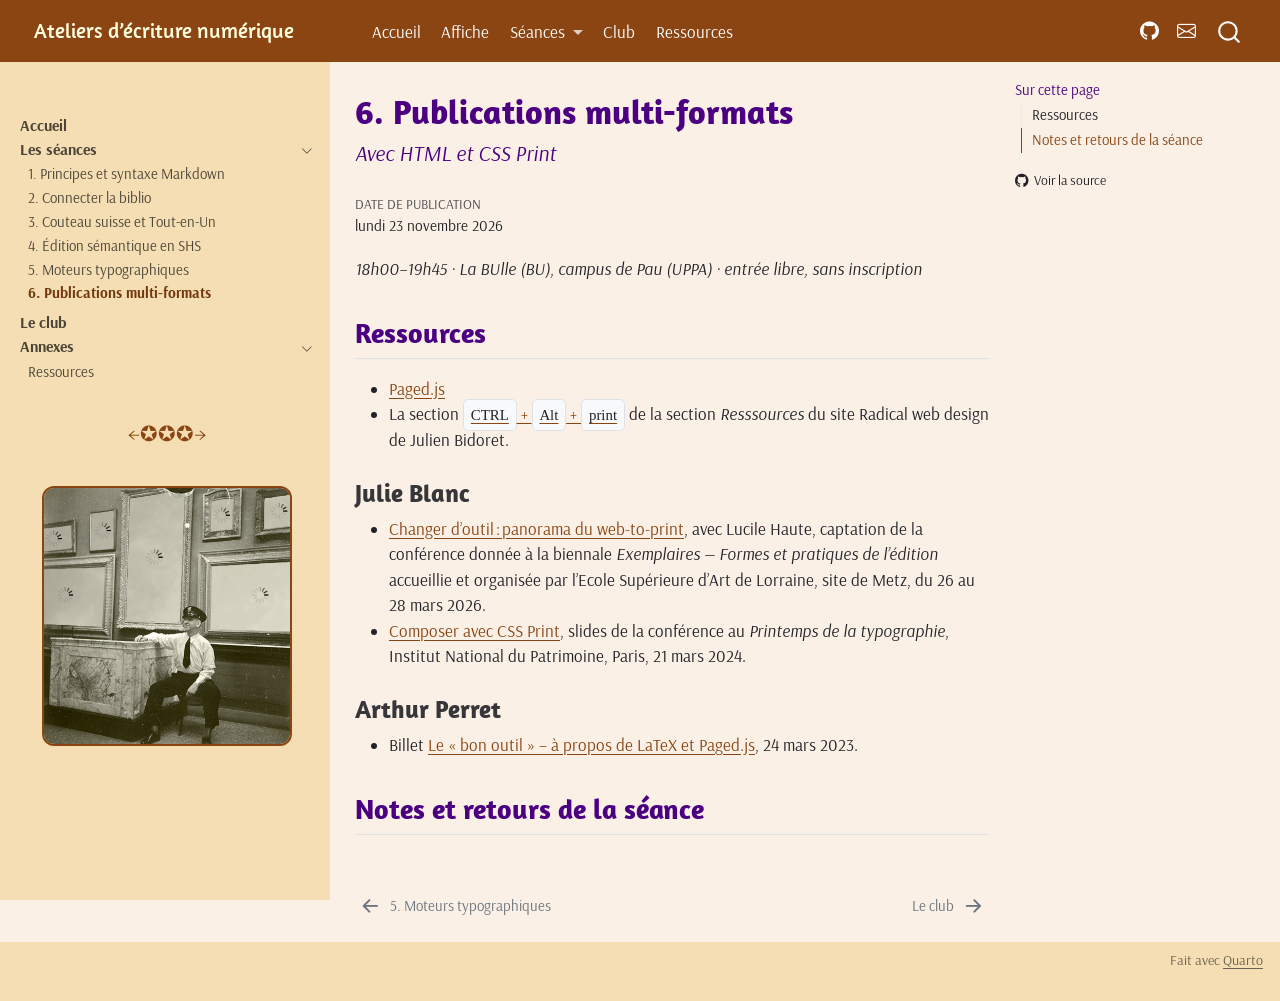
<file: seances/06-html-css-print.html>
<!DOCTYPE html>
<html xmlns="http://www.w3.org/1999/xhtml" lang="fr" xml:lang="fr"><head>

<meta charset="utf-8">
<meta name="generator" content="quarto-1.11.9">

<meta name="viewport" content="width=device-width, initial-scale=1.0, user-scalable=yes">


<title>6. Publications multi-formats – Ateliers d’écriture numérique</title>
<style>
/* Default styles provided by pandoc.
** See https://pandoc.org/MANUAL.html#variables-for-html for config info.
*/
span.smallcaps{font-variant: small-caps;}
div.columns{display: flex; gap: 1.5em;}
div.column{flex: auto;}
@media screen {
div.columns{gap: min(4vw, 1.5em);}
div.column{overflow-x: auto;}
}
div.hanging-indent{margin-left: 1.5em; text-indent: -1.5em;}
ul.task-list{list-style: none;}
ul.task-list li input[type="checkbox"] {
  width: 0.8em;
  margin: 0 0.8em 0.2em -1em; /* quarto-specific, see https://github.com/quarto-dev/quarto-cli/issues/4556 */ 
  vertical-align: middle;
}
</style>


<script src="../site_libs/quarto-nav/quarto-nav.js"></script>
<script src="../site_libs/quarto-nav/headroom.min.js"></script>
<script src="../site_libs/clipboard/clipboard.min.js"></script>
<script src="../site_libs/quarto-search/autocomplete.umd.js"></script>
<script src="../site_libs/quarto-search/fuse.min.js"></script>
<script src="../site_libs/quarto-search/quarto-search.js"></script>
<meta name="quarto:offset" content="../">
<link href="../club.html" rel="next">
<link href="../seances/05-latex-typst.html" rel="prev">
<link href="../img/logo-markdown.png" rel="icon" type="image/png">
<script src="../site_libs/quarto-html/quarto.js" type="module"></script>
<script src="../site_libs/quarto-html/tabsets/tabsets.js" type="module"></script>
<script src="../site_libs/quarto-html/scrollable-regions/scrollable-regions.js" type="module"></script>
<script src="../site_libs/quarto-html/popper.min.js"></script>
<script src="../site_libs/quarto-html/tippy.umd.min.js"></script>
<script src="../site_libs/quarto-html/anchor.min.js"></script>
<link href="../site_libs/quarto-html/tippy.css" rel="stylesheet">
<link href="../site_libs/quarto-html/quarto-syntax-highlighting-78f7bca48527afe405eb10ff209369fe.css" rel="stylesheet" class="quarto-color-scheme" id="quarto-text-highlighting-styles">
<link href="../site_libs/quarto-html/quarto-syntax-highlighting-dark-e17454f84d8cbbcea8e28e4660a69f33.css" rel="stylesheet" class="quarto-color-scheme quarto-color-alternate" id="quarto-text-highlighting-styles">
<link href="../site_libs/quarto-html/quarto-syntax-highlighting-78f7bca48527afe405eb10ff209369fe.css" rel="stylesheet" class="quarto-color-scheme-extra" id="quarto-text-highlighting-styles">
<script src="../site_libs/bootstrap/bootstrap.min.js"></script>
<link href="../site_libs/bootstrap/bootstrap-icons.css" rel="stylesheet">
<link href="../site_libs/bootstrap/bootstrap-88e5d0a892d0014ec2f51b00a47a4b1f.min.css" rel="stylesheet" append-hash="true" class="quarto-color-scheme" id="quarto-bootstrap" data-mode="light">
<link href="../site_libs/bootstrap/bootstrap-dark-88e5d0a892d0014ec2f51b00a47a4b1f.min.css" rel="stylesheet" append-hash="true" class="quarto-color-scheme quarto-color-alternate" id="quarto-bootstrap" data-mode="light">
<link href="../site_libs/bootstrap/bootstrap-88e5d0a892d0014ec2f51b00a47a4b1f.min.css" rel="stylesheet" append-hash="true" class="quarto-color-scheme-extra" id="quarto-bootstrap" data-mode="light">
<script id="quarto-search-options" type="application/json">{
  "location": "navbar",
  "copy-button": false,
  "collapse-after": 3,
  "panel-placement": "end",
  "type": "overlay",
  "limit": 50,
  "keyboard-shortcut": [
    "f",
    "/",
    "s"
  ],
  "show-item-context": false,
  "language": {
    "search-no-results-text": "Pas de résultats",
    "search-matching-documents-text": "documents trouvés",
    "search-copy-link-title": "Copier le lien vers la recherche",
    "search-hide-matches-text": "Cacher les correspondances additionnelles",
    "search-more-match-text": "correspondance de plus dans ce document",
    "search-more-matches-text": "correspondances de plus dans ce document",
    "search-clear-button-title": "Effacer",
    "search-text-placeholder": "",
    "search-detached-cancel-button-title": "Annuler",
    "search-submit-button-title": "Envoyer",
    "search-label": "Recherche"
  }
}</script>


<link rel="stylesheet" href="../styles.css">
</head>

<body class="nav-sidebar docked nav-fixed quarto-light"><a id="quarto-skip-link" class="visually-hidden-focusable" href="#quarto-document-content">Aller au contenu principal</a>

<div id="quarto-search-results"></div>
  <header id="quarto-header" class="headroom fixed-top">
    <nav class="navbar navbar-expand-lg " data-bs-theme="dark" aria-label="Site web">
      <div class="navbar-container container-fluid">
      <div class="navbar-brand-container mx-auto">
    <a href="../index.html" class="navbar-brand navbar-brand-logo">
    <img src="../img/logo-markdown.png" alt="" class="navbar-logo light-content">
    <img src="../img/logo-markdown.png" alt="" class="navbar-logo dark-content">
    </a>
    <a class="navbar-brand" href="../index.html">
    <span class="navbar-title">Ateliers d’écriture numérique</span>
    </a>
  </div>
          <button class="navbar-toggler" type="button" data-bs-toggle="collapse" data-bs-target="#navbarCollapse" aria-controls="navbarCollapse" aria-expanded="false" aria-label="Basculer la navigation" onclick="if (window.quartoToggleHeadroom) { window.quartoToggleHeadroom(); }">
  <span class="navbar-toggler-icon"></span>
</button>
          <div class="collapse navbar-collapse" id="navbarCollapse">
            <ul class="navbar-nav navbar-nav-scroll me-auto">
  <li class="nav-item">
    <a class="nav-link active" href="../index.html" aria-current="page"> 
<span class="menu-text">Accueil</span></a>
  </li>  
  <li class="nav-item">
    <a class="nav-link" href="../affiche.html"> 
<span class="menu-text">Affiche</span></a>
  </li>  
  <li class="nav-item dropdown ">
    <a class="nav-link dropdown-toggle" href="#" id="nav-menu-séances" role="link" data-bs-toggle="dropdown" aria-expanded="false">
 <span class="menu-text">Séances</span>
    </a>
    <ul class="dropdown-menu" aria-labelledby="nav-menu-séances">    
        <li>
    <a class="dropdown-item" href="../seances/01-markdown-zettlr.html">
 <span class="dropdown-text">1. Markdown et Zettlr</span></a>
  </li>  
        <li>
    <a class="dropdown-item" href="../seances/02-zotero.html">
 <span class="dropdown-text">2. Zotero</span></a>
  </li>  
        <li>
    <a class="dropdown-item" href="../seances/03-pandoc-quarto.html">
 <span class="dropdown-text">3. Pandoc et Quarto</span></a>
  </li>  
        <li>
    <a class="dropdown-item" href="../seances/04-stylo.html">
 <span class="dropdown-text">4. Stylo</span></a>
  </li>  
        <li>
    <a class="dropdown-item" href="../seances/05-latex-typst.html">
 <span class="dropdown-text">5. LaTeX et Typst</span></a>
  </li>  
        <li>
    <a class="dropdown-item" href="../seances/06-html-css-print.html">
 <span class="dropdown-text">6. HTML et CSS Print</span></a>
  </li>  
    </ul>
  </li>
  <li class="nav-item">
    <a class="nav-link" href="../club.html"> 
<span class="menu-text">Club</span></a>
  </li>  
  <li class="nav-item">
    <a class="nav-link" href="../ressources.html"> 
<span class="menu-text">Ressources</span></a>
  </li>  
</ul>
            <ul class="navbar-nav navbar-nav-scroll ms-auto">
  <li class="nav-item compact">
    <a class="nav-link" href="https://github.com/ujubib/atelier-format-texte"> <i class="bi bi-github" role="img" aria-label="Dépôt GitHub">
</i> 
<span class="menu-text"></span></a>
  </li>  
  <li class="nav-item compact">
    <a class="nav-link" href="mailto:julien.rabaud@univ-pau.fr"> <i class="bi bi-envelope" role="img" aria-label="Envoyer un email">
</i> 
<span class="menu-text"></span></a>
  </li>  
</ul>
          </div> <!-- /navcollapse -->
            <div class="quarto-navbar-tools">
</div>
            <div id="quarto-search" class="" title="Recherche"></div>
      </div> <!-- /container-fluid -->
    </nav>
  <nav class="quarto-secondary-nav" aria-label="Barre d'outils">
    <div class="container-fluid d-flex">
      <button type="button" class="quarto-btn-toggle btn" data-bs-toggle="collapse" role="button" data-bs-target=".quarto-sidebar-collapse-item" aria-controls="quarto-sidebar" aria-expanded="false" aria-label="Basculer la barre latérale" onclick="if (window.quartoToggleHeadroom) { window.quartoToggleHeadroom(); }">
        <i class="bi bi-layout-text-sidebar-reverse"></i>
      </button>
        <a class="flex-grow-1 no-decor" data-bs-toggle="collapse" data-bs-target=".quarto-sidebar-collapse-item" onclick="if (window.quartoToggleHeadroom) { window.quartoToggleHeadroom(); }">      
          <h1 class="quarto-secondary-nav-title">6. Publications multi-formats</h1>
        </a>     
    </div>
  </nav>
</header>
<!-- content -->
<div id="quarto-content" class="quarto-container page-columns page-rows-contents page-layout-article page-navbar">
<!-- sidebar -->
  <nav id="quarto-sidebar" class="sidebar collapse collapse-horizontal quarto-sidebar-collapse-item sidebar-navigation docked overflow-auto" aria-label="Section">
    <div class="pt-lg-2 mt-2 text-left sidebar-header">
      <a href="../index.html" class="sidebar-logo-link">
      <img src="../img/logo-markdown.png" alt="" class="sidebar-logo light-content py-0 d-lg-inline d-none">
      <img src="../img/logo-markdown.png" alt="" class="sidebar-logo dark-content py-0 d-lg-inline d-none">
      </a>
      </div>
    <div class="sidebar-menu-container"> 
    <ul class="list-unstyled mt-1">
        <li class="sidebar-item">
  <div class="sidebar-item-container"> 
  <a href="../index.html" class="sidebar-item-text sidebar-link">
 <span class="menu-text">Accueil</span></a>
  </div>
</li>
        <li class="sidebar-item sidebar-item-section">
      <div class="sidebar-item-container"> 
            <button type="button" class="sidebar-item-text sidebar-item-toggle sidebar-link text-start" data-bs-toggle="collapse" data-bs-target="#quarto-sidebar-section-1" aria-controls="quarto-sidebar-section-1" aria-expanded="true">
 <span class="menu-text" id="quarto-sidebar-section-1-label">Les séances</span><i class="bi bi-chevron-right" aria-hidden="true"></i></button>
      </div>
      <ul id="quarto-sidebar-section-1" aria-labelledby="quarto-sidebar-section-1-label" class="collapse list-unstyled sidebar-section depth1 show">  
          <li class="sidebar-item">
  <div class="sidebar-item-container"> 
  <a href="../seances/01-markdown-zettlr.html" class="sidebar-item-text sidebar-link">
 <span class="menu-text">1. Principes et syntaxe Markdown</span></a>
  </div>
</li>
          <li class="sidebar-item">
  <div class="sidebar-item-container"> 
  <a href="../seances/02-zotero.html" class="sidebar-item-text sidebar-link">
 <span class="menu-text">2. Connecter la biblio</span></a>
  </div>
</li>
          <li class="sidebar-item">
  <div class="sidebar-item-container"> 
  <a href="../seances/03-pandoc-quarto.html" class="sidebar-item-text sidebar-link">
 <span class="menu-text">3. Couteau suisse et Tout-en-Un</span></a>
  </div>
</li>
          <li class="sidebar-item">
  <div class="sidebar-item-container"> 
  <a href="../seances/04-stylo.html" class="sidebar-item-text sidebar-link">
 <span class="menu-text">4. Édition sémantique en SHS</span></a>
  </div>
</li>
          <li class="sidebar-item">
  <div class="sidebar-item-container"> 
  <a href="../seances/05-latex-typst.html" class="sidebar-item-text sidebar-link">
 <span class="menu-text">5. Moteurs typographiques</span></a>
  </div>
</li>
          <li class="sidebar-item">
  <div class="sidebar-item-container"> 
  <a href="../seances/06-html-css-print.html" class="sidebar-item-text sidebar-link active">
 <span class="menu-text">6. Publications multi-formats</span></a>
  </div>
</li>
      </ul>
  </li>
        <li class="sidebar-item">
  <div class="sidebar-item-container"> 
  <a href="../club.html" class="sidebar-item-text sidebar-link">
 <span class="menu-text">Le club</span></a>
  </div>
</li>
        <li class="sidebar-item sidebar-item-section">
      <div class="sidebar-item-container"> 
            <button type="button" class="sidebar-item-text sidebar-item-toggle sidebar-link text-start" data-bs-toggle="collapse" data-bs-target="#quarto-sidebar-section-2" aria-controls="quarto-sidebar-section-2" aria-expanded="true">
 <span class="menu-text" id="quarto-sidebar-section-2-label">Annexes</span><i class="bi bi-chevron-right" aria-hidden="true"></i></button>
      </div>
      <ul id="quarto-sidebar-section-2" aria-labelledby="quarto-sidebar-section-2-label" class="collapse list-unstyled sidebar-section depth1 show">  
          <li class="sidebar-item">
  <div class="sidebar-item-container"> 
  <a href="../ressources.html" class="sidebar-item-text sidebar-link">
 <span class="menu-text">Ressources</span></a>
  </div>
</li>
      </ul>
  </li>
    </ul>
    </div>
<div class="quarto-sidebar-footer"><div class="sidebar-footer-item">
<div class="text-center">
<p><span style="font-size:1.4em;color:saddlebrown">←✪✪✪→</span></p>
<p><img src="../img/musee.webp" class="img-fluid" style="margin-top:20px;margin-bottom:20px;border:2px solid saddlebrown;border-radius:12px;width:85.0%"></p>
</div>
</div></div></nav>
<div id="quarto-sidebar-glass" class="quarto-sidebar-collapse-item" data-bs-toggle="collapse" data-bs-target=".quarto-sidebar-collapse-item"></div>
<!-- margin-sidebar -->
    <div id="quarto-margin-sidebar" class="sidebar margin-sidebar">
        <nav id="TOC" role="doc-toc" aria-labelledby="toc-title" class="toc-active">
    <h2 id="toc-title">Sur cette page</h2>
   
  <ul>
  <li><a href="#ressources" id="toc-ressources" class="nav-link active" data-scroll-target="#ressources">Ressources</a>
  <ul class="collapse">
  <li><a href="#julie-blanc" id="toc-julie-blanc" class="nav-link" data-scroll-target="#julie-blanc">Julie Blanc</a></li>
  <li><a href="#arthur-perret" id="toc-arthur-perret" class="nav-link" data-scroll-target="#arthur-perret">Arthur Perret</a></li>
  </ul></li>
  <li><a href="#notes-et-retours-de-la-séance" id="toc-notes-et-retours-de-la-séance" class="nav-link" data-scroll-target="#notes-et-retours-de-la-séance">Notes et retours de la séance</a></li>
  </ul>
<div class="toc-actions"><ul><li><a href="https://github.com/ujubib/atelier-format-texte/blob/main/seances/06-html-css-print.qmd" class="toc-action"><i class="bi bi-github"></i>Voir la source</a></li></ul></div></nav>
    </div>
<!-- main -->
<main class="content" id="quarto-document-content" tabindex="-1">

<header id="title-block-header" class="quarto-title-block default">
<div class="quarto-title">
<h1 class="title d-none d-lg-block">6. Publications multi-formats</h1>
<p class="subtitle lead">Avec HTML et CSS Print</p>
</div>



<div class="quarto-title-meta">

    
    <div>
    <div class="quarto-title-meta-heading">Date de publication</div>
    <div class="quarto-title-meta-contents">
      <p class="date">lundi 23 novembre 2026</p>
    </div>
  </div>
  
    
  </div>
  


</header>


<p><em>18h00–19h45 · La BUlle (BU), campus de Pau (UPPA) · entrée libre, sans inscription</em></p>
<section id="ressources" class="level2">
<h2 class="anchored" data-anchor-id="ressources">Ressources</h2>
<ul>
<li><a href="https://pagedjs.org/">Paged.js</a></li>
<li>La section <a href="https://radicalweb.design/ressources/ctrl-alt-print/"><kbd>CTRL</kbd> + <kbd>Alt</kbd> + <kbd>print</kbd></a> de la section <em>Resssources</em> du site Radical web design de Julien Bidoret.</li>
</ul>
<section id="julie-blanc" class="level3">
<h3 class="anchored" data-anchor-id="julie-blanc">Julie Blanc</h3>
<ul>
<li><a href="https://www.youtube.com/watch?v=_hIwNEifBGw">Changer d’outil : panorama du web-to-print</a>, avec Lucile Haute, captation de la conférence donnée à la biennale <em>Exemplaires — Formes et pratiques de l’édition</em> accueillie et organisée par l’Ecole Supérieure d’Art de Lorraine, site de Metz, du 26 au 28 mars 2026.</li>
<li><a href="https://slides.julie-blanc.fr/20240322_printemps-typo.html">Composer avec CSS Print</a>, slides de la conférence au <em>Printemps de la typographie</em>, Institut National du Patrimoine, Paris, 21 mars 2024.</li>
</ul>
</section>
<section id="arthur-perret" class="level3">
<h3 class="anchored" data-anchor-id="arthur-perret">Arthur Perret</h3>
<ul>
<li>Billet <a href="https://www.arthurperret.fr/blog/2023-04-03-le-bon-outil.html">Le « bon outil » – à propos de LaTeX et Paged.js</a>, 24 mars 2023.</li>
</ul>
</section>
</section>
<section id="notes-et-retours-de-la-séance" class="level2">
<h2 class="anchored" data-anchor-id="notes-et-retours-de-la-séance">Notes et retours de la séance</h2>


</section>

</main> <!-- /main -->
<script id="quarto-html-after-body" type="application/javascript">
  window.document.addEventListener("DOMContentLoaded", function (event) {
    const icon = "";
    const anchorJS = new window.AnchorJS();
    anchorJS.options = {
      placement: 'right',
      icon: icon
    };
    anchorJS.add('.anchored');
    const isCodeAnnotation = (el) => {
      for (const clz of el.classList) {
        if (clz.startsWith('code-annotation-')) {                     
          return true;
        }
      }
      return false;
    }
    const onCopySuccess = function(e) {
      // button target
      const button = e.trigger;
      // don't keep focus
      button.blur();
      // flash "checked"
      button.classList.add('code-copy-button-checked');
      var currentTitle = button.getAttribute("title");
      button.setAttribute("title", "Copié");
      let tooltip;
      if (window.bootstrap) {
        button.setAttribute("data-bs-toggle", "tooltip");
        button.setAttribute("data-bs-placement", "left");
        button.setAttribute("data-bs-title", "Copié");
        tooltip = new bootstrap.Tooltip(button, 
          { trigger: "manual", 
            customClass: "code-copy-button-tooltip",
            offset: [0, -8]});
        tooltip.show();    
      }
      setTimeout(function() {
        if (tooltip) {
          tooltip.hide();
          button.removeAttribute("data-bs-title");
          button.removeAttribute("data-bs-toggle");
          button.removeAttribute("data-bs-placement");
        }
        button.setAttribute("title", currentTitle);
        button.classList.remove('code-copy-button-checked');
      }, 1000);
      // clear code selection
      e.clearSelection();
    }
    const getTextToCopy = function(trigger) {
      const outerScaffold = trigger.parentElement.cloneNode(true);
      const codeEl = outerScaffold.querySelector('code');
      for (const childEl of codeEl.children) {
        if (isCodeAnnotation(childEl)) {
          childEl.remove();
        }
      }
      return codeEl.innerText;
    }
    const clipboard = new window.ClipboardJS('.code-copy-button:not([data-in-quarto-modal])', {
      text: getTextToCopy
    });
    clipboard.on('success', onCopySuccess);
    if (window.document.getElementById('quarto-embedded-source-code-modal')) {
      const clipboardModal = new window.ClipboardJS('.code-copy-button[data-in-quarto-modal]', {
        text: getTextToCopy,
        container: window.document.getElementById('quarto-embedded-source-code-modal')
      });
      clipboardModal.on('success', onCopySuccess);
    }
      var localhostRegex = new RegExp(/^(?:http|https):\/\/localhost\:?[0-9]*\//);
      var mailtoRegex = new RegExp(/^mailto:/);
        var filterRegex = new RegExp("https:\/\/ujubib\.github\.io\/atelier-format-texte\/");
      var isInternal = (href) => {
          return filterRegex.test(href) || localhostRegex.test(href) || mailtoRegex.test(href);
      }
      // Inspect non-navigation links and adorn them if external
      window.quartoDecorateExternalLinks = function (root) {
     var links = (root || window.document).querySelectorAll('a[href]:not(.nav-link):not(.navbar-brand):not(.toc-action):not(.sidebar-link):not(.sidebar-item-toggle):not(.pagination-link):not(.no-external):not([aria-hidden]):not(.dropdown-item):not(.quarto-navigation-tool):not(.about-link)');
      for (var i=0; i<links.length; i++) {
        const link = links[i];
        if (!isInternal(link.href)) {
          // undo the damage that might have been done by quarto-nav.js in the case of
          // links that we want to consider external
          if (link.dataset.originalHref !== undefined) {
            link.href = link.dataset.originalHref;
          }
          if (!link.classList.contains('no-external-icon')) {
          }
        }
      }
      };
      window.quartoDecorateExternalLinks(window.document);
    // Esc closes the popup (WCAG 1.4.13) and focus leaving both trigger and
    // popup closes it (WCAG 2.4.11); tippy handles neither for interactive popups.
    const hideOnEscAndFocusOut = {
      name: 'hideOnEscAndFocusOut',
      defaultValue: true,
      fn(instance) {
        const dismiss = () => {
          // A show scheduled by the trigger delay would otherwise reopen it
          instance.clearDelayTimeouts();
          instance.hide();
        };
        const onKeyDown = (event) => {
          if (event.key !== 'Escape') {
            return;
          }
          // Keep Esc from also reaching page handlers (e.g. reveal.js overview),
          // except an open reveal.js slide menu, which Esc should close too.
          // The menu handles keys only when its keyboard option is on.
          const menuHandlesEsc = window.Reveal?.getPlugin?.('menu')?.isOpen() &&
            window.Reveal.getConfig().menu?.keyboard !== false;
          if (!menuHandlesEsc) {
            event.stopPropagation();
          }
          if (instance.popper.contains(window.document.activeElement)) {
            // Disabled while refocusing so the focus trigger does not reopen it
            instance.disable();
            instance.reference.focus();
            instance.enable();
          }
          dismiss();
        };
        const onFocusOut = (event) => {
          const target = event.relatedTarget;
          if (target && !instance.reference.contains(target) &&
              !instance.popper.contains(target)) {
            dismiss();
          }
        };
        // On the trigger too: a click trigger (code-annotations: select) has no
        // blur handling. Attached for the instance's lifetime so leaving the
        // trigger also cancels a show still pending on the trigger delay.
        instance.reference.addEventListener('focusout', onFocusOut);
        return {
          onShow() {
            window.document.addEventListener('keydown', onKeyDown, true);
            instance.popper.addEventListener('focusout', onFocusOut);
          },
          onHide() {
            window.document.removeEventListener('keydown', onKeyDown, true);
            instance.popper.removeEventListener('focusout', onFocusOut);
          },
          onDestroy() {
            instance.reference.removeEventListener('focusout', onFocusOut);
          },
        };
      },
    };
    function tippyHover(el, contentFn, onTriggerFn, onUntriggerFn) {
      const config = {
        allowHTML: true,
        maxWidth: 500,
        delay: 100,
        arrow: false,
        appendTo: function(el) {
            return el.parentElement;
        },
        interactive: true,
        interactiveBorder: 10,
        theme: 'quarto',
        placement: 'bottom-start',
        plugins: [hideOnEscAndFocusOut],
      };
      if (contentFn) {
        config.content = contentFn;
      }
      if (onTriggerFn) {
        config.onTrigger = onTriggerFn;
      }
      if (onUntriggerFn) {
        config.onUntrigger = onUntriggerFn;
      }
      window.tippy(el, config); 
    }
    const noterefs = window.document.querySelectorAll('a[role="doc-noteref"]');
    for (var i=0; i<noterefs.length; i++) {
      const ref = noterefs[i];
      tippyHover(ref, function() {
        // use id or data attribute instead here
        let href = ref.getAttribute('data-footnote-href') || ref.getAttribute('href');
        try { href = new URL(href).hash; } catch {}
        const id = href.replace(/^#\/?/, "");
        const note = window.document.getElementById(id);
        if (note) {
          return note.innerHTML;
        } else {
          return "";
        }
      });
    }
    const xrefs = window.document.querySelectorAll('a.quarto-xref');
    const processXRef = (id, note) => {
      // Strip column container classes
      const stripColumnClz = (el) => {
        el.classList.remove("page-full", "page-columns");
        if (el.children) {
          for (const child of el.children) {
            stripColumnClz(child);
          }
        }
      }
      stripColumnClz(note)
      if (id === null || id.startsWith('sec-')) {
        // Special case sections, only their first couple elements
        const container = document.createElement("div");
        if (note.children && note.children.length > 2) {
          container.appendChild(note.children[0].cloneNode(true));
          for (let i = 1; i < note.children.length; i++) {
            const child = note.children[i];
            if (child.tagName === "P" && child.innerText === "") {
              continue;
            } else {
              container.appendChild(child.cloneNode(true));
              break;
            }
          }
          if (window.Quarto?.typesetMath) {
            window.Quarto.typesetMath(container);
          }
          return container.innerHTML
        } else {
          if (window.Quarto?.typesetMath) {
            window.Quarto.typesetMath(note);
          }
          return note.innerHTML;
        }
      } else {
        // Remove any anchor links if they are present
        const anchorLink = note.querySelector('a.anchorjs-link');
        if (anchorLink) {
          anchorLink.remove();
        }
        if (window.Quarto?.typesetMath) {
          window.Quarto.typesetMath(note);
        }
        if (note.classList.contains("callout")) {
          return note.outerHTML;
        } else {
          return note.innerHTML;
        }
      }
    }
    for (var i=0; i<xrefs.length; i++) {
      const xref = xrefs[i];
      tippyHover(xref, undefined, function(instance) {
        instance.disable();
        let url = xref.getAttribute('href');
        let hash = undefined; 
        if (url.startsWith('#')) {
          hash = url;
        } else {
          try { hash = new URL(url).hash; } catch {}
        }
        if (hash) {
          const id = hash.replace(/^#\/?/, "");
          const note = window.document.getElementById(id);
          if (note !== null) {
            try {
              const html = processXRef(id, note.cloneNode(true));
              instance.setContent(html);
            } finally {
              instance.enable();
              instance.show();
            }
          } else {
            // See if we can fetch this
            fetch(url.split('#')[0])
            .then(res => res.text())
            .then(html => {
              const parser = new DOMParser();
              const htmlDoc = parser.parseFromString(html, "text/html");
              const note = htmlDoc.getElementById(id);
              if (note !== null) {
                const html = processXRef(id, note);
                instance.setContent(html);
              } 
            }).finally(() => {
              instance.enable();
              instance.show();
            });
          }
        } else {
          // See if we can fetch a full url (with no hash to target)
          // This is a special case and we should probably do some content thinning / targeting
          fetch(url)
          .then(res => res.text())
          .then(html => {
            const parser = new DOMParser();
            const htmlDoc = parser.parseFromString(html, "text/html");
            const note = htmlDoc.querySelector('main.content');
            if (note !== null) {
              // This should only happen for chapter cross references
              // (since there is no id in the URL)
              // remove the first header
              if (note.children.length > 0 && note.children[0].tagName === "HEADER") {
                note.children[0].remove();
              }
              const html = processXRef(null, note);
              instance.setContent(html);
            } 
          }).finally(() => {
            instance.enable();
            instance.show();
          });
        }
      }, function(instance) {
      });
    }
        let selectedAnnoteEl;
        const selectorForAnnotation = ( cell, annotation) => {
          let cellAttr = 'data-code-cell="' + cell + '"';
          let lineAttr = 'data-code-annotation="' +  annotation + '"';
          const selector = 'span[' + cellAttr + '][' + lineAttr + ']';
          return selector;
        }
        const selectCodeLines = (annoteEl) => {
          const doc = window.document;
          const targetCell = annoteEl.getAttribute("data-target-cell");
          const targetAnnotation = annoteEl.getAttribute("data-target-annotation");
          const annoteSpan = window.document.querySelector(selectorForAnnotation(targetCell, targetAnnotation));
          const lines = annoteSpan.getAttribute("data-code-lines").split(",");
          const lineIds = lines.map((line) => {
            return targetCell + "-" + line;
          })
          // Each band is positioned against its own containing block, which is
          // not the offsetParent of the lines, so place it from client rects.
          const placeBand = (band, firstEl, lastEl, codeBlock) => {
            const container = band.offsetParent;
            if (container === null) {
              return;
            }
            const containerRect = container.getBoundingClientRect();
            // Reveal.js scales slides with a transform, so convert client
            // pixels back to the CSS pixels of the container.
            const scale = containerRect.height / container.offsetHeight || 1;
            const firstRect = firstEl.getBoundingClientRect();
            const lastRect = lastEl.getBoundingClientRect();
            const top = (firstRect.top - containerRect.top) / scale - container.clientTop + container.scrollTop;
            const height = (lastRect.bottom - firstRect.top) / scale;
            band.style.top = top - 2 + "px";
            band.style.height = height + 4 + "px";
            if (codeBlock) {
              // Without the copy button wrapper, the containing block is wider
              // than the code block, so span the code block explicitly.
              const blockRect = codeBlock.getBoundingClientRect();
              band.style.left = (blockRect.left - containerRect.left) / scale - container.clientLeft + container.scrollLeft + "px";
              band.style.width = blockRect.width / scale + "px";
            }
          };
          if (lineIds.length > 0) {
            const el = window.document.getElementById(lineIds[0]);
            const lastEl = window.document.getElementById(lineIds[lineIds.length - 1]);
            const parent = el.parentElement.parentElement;
            // cook up a div (if necessary) and position it
            let div = window.document.getElementById("code-annotation-line-highlight");
            if (div === null) {
              div = window.document.createElement("div");
              div.setAttribute("id", "code-annotation-line-highlight");
              div.style.position = 'absolute';
              parent.appendChild(div);
            }
            placeBand(div, el, lastEl, parent.closest("div.sourceCode") || parent);
            let gutterDiv = window.document.getElementById("code-annotation-line-highlight-gutter");
            if (gutterDiv === null) {
              gutterDiv = window.document.createElement("div");
              gutterDiv.setAttribute("id", "code-annotation-line-highlight-gutter");
              gutterDiv.style.position = 'absolute';
              const codeCell = window.document.getElementById(targetCell);
              const gutter = codeCell.querySelector('.code-annotation-gutter');
              gutter.appendChild(gutterDiv);
            }
            placeBand(gutterDiv, el, lastEl);
            selectedAnnoteEl = annoteEl;
          }
        };
        const unselectCodeLines = () => {
          const elementsIds = ["code-annotation-line-highlight", "code-annotation-line-highlight-gutter"];
          elementsIds.forEach((elId) => {
            const div = window.document.getElementById(elId);
            if (div) {
              div.remove();
            }
          });
          selectedAnnoteEl = undefined;
        };
          // Handle positioning of the toggle
      window.addEventListener(
        "resize",
        throttle(() => {
          elRect = undefined;
          if (selectedAnnoteEl) {
            selectCodeLines(selectedAnnoteEl);
          }
        }, 10)
      );
      function throttle(fn, ms) {
      let throttle = false;
      let timer;
        return (...args) => {
          if(!throttle) { // first call gets through
              fn.apply(this, args);
              throttle = true;
          } else { // all the others get throttled
              if(timer) clearTimeout(timer); // cancel #2
              timer = setTimeout(() => {
                fn.apply(this, args);
                timer = throttle = false;
              }, ms);
          }
        };
      }
        // Attach click handler to the DT
        const annoteDls = window.document.querySelectorAll('dt[data-target-cell]');
        for (const annoteDlNode of annoteDls) {
          annoteDlNode.addEventListener('click', (event) => {
            const clickedEl = event.target;
            if (clickedEl !== selectedAnnoteEl) {
              unselectCodeLines();
              const activeEl = window.document.querySelector('dt[data-target-cell].code-annotation-active');
              if (activeEl) {
                activeEl.classList.remove('code-annotation-active');
              }
              selectCodeLines(clickedEl);
              clickedEl.classList.add('code-annotation-active');
            } else {
              // Unselect the line
              unselectCodeLines();
              clickedEl.classList.remove('code-annotation-active');
            }
          });
        }
    const findCites = (el) => {
      const parentEl = el.parentElement;
      if (parentEl) {
        const cites = parentEl.dataset.cites;
        if (cites) {
          return {
            el,
            cites: cites.split(' ')
          };
        } else {
          return findCites(el.parentElement)
        }
      } else {
        return undefined;
      }
    };
    var bibliorefs = window.document.querySelectorAll('a[role="doc-biblioref"]');
    for (var i=0; i<bibliorefs.length; i++) {
      const ref = bibliorefs[i];
      const citeInfo = findCites(ref);
      if (citeInfo) {
        tippyHover(citeInfo.el, function() {
          var popup = window.document.createElement('div');
          citeInfo.cites.forEach(function(cite) {
            var citeDiv = window.document.createElement('div');
            citeDiv.classList.add('hanging-indent');
            citeDiv.classList.add('csl-entry');
            var biblioDiv = window.document.getElementById('ref-' + cite);
            if (biblioDiv) {
              citeDiv.innerHTML = biblioDiv.innerHTML;
            }
            popup.appendChild(citeDiv);
          });
          return popup.innerHTML;
        });
      }
    }
  });
  </script>
  <script type="application/javascript">
  window.quartoScrollableRegionsLabels = {"code":"Code défilable","output":"Sortie défilable"};
  </script>
<nav class="page-navigation" aria-label="Page">
  <div class="nav-page nav-page-previous">
      <a href="../seances/05-latex-typst.html" class="pagination-link" aria-label="5. Moteurs typographiques">
        <i class="bi bi-arrow-left-short"></i> <span class="nav-page-text">5. Moteurs typographiques</span>
      </a>          
  </div>
  <div class="nav-page nav-page-next">
      <a href="../club.html" class="pagination-link" aria-label="Le club">
        <span class="nav-page-text">Le club</span> <i class="bi bi-arrow-right-short"></i>
      </a>
  </div>
</nav>
</div> <!-- /content -->
<footer class="footer">
  <div class="nav-footer">
    <div class="nav-footer-left">
      &nbsp;
    </div>   
    <div class="nav-footer-center">
      &nbsp;
    <div class="toc-actions d-sm-block d-md-none"><ul><li><a href="https://github.com/ujubib/atelier-format-texte/blob/main/seances/06-html-css-print.qmd" class="toc-action"><i class="bi bi-github"></i>Voir la source</a></li></ul></div></div>
    <div class="nav-footer-right">
<p>Fait avec <a href="https://quarto.org">Quarto</a></p>
</div>
  </div>
</footer>




</body></html>
</file>
<file: site_libs/quarto-html/tippy.css>
.tippy-box[data-animation=fade][data-state=hidden]{opacity:0}[data-tippy-root]{max-width:calc(100vw - 10px)}.tippy-box{position:relative;background-color:#333;color:#fff;border-radius:4px;font-size:14px;line-height:1.4;white-space:normal;outline:0;transition-property:transform,visibility,opacity}.tippy-box[data-placement^=top]>.tippy-arrow{bottom:0}.tippy-box[data-placement^=top]>.tippy-arrow:before{bottom:-7px;left:0;border-width:8px 8px 0;border-top-color:initial;transform-origin:center top}.tippy-box[data-placement^=bottom]>.tippy-arrow{top:0}.tippy-box[data-placement^=bottom]>.tippy-arrow:before{top:-7px;left:0;border-width:0 8px 8px;border-bottom-color:initial;transform-origin:center bottom}.tippy-box[data-placement^=left]>.tippy-arrow{right:0}.tippy-box[data-placement^=left]>.tippy-arrow:before{border-width:8px 0 8px 8px;border-left-color:initial;right:-7px;transform-origin:center left}.tippy-box[data-placement^=right]>.tippy-arrow{left:0}.tippy-box[data-placement^=right]>.tippy-arrow:before{left:-7px;border-width:8px 8px 8px 0;border-right-color:initial;transform-origin:center right}.tippy-box[data-inertia][data-state=visible]{transition-timing-function:cubic-bezier(.54,1.5,.38,1.11)}.tippy-arrow{width:16px;height:16px;color:#333}.tippy-arrow:before{content:"";position:absolute;border-color:transparent;border-style:solid}.tippy-content{position:relative;padding:5px 9px;z-index:1}
</file>
<file: site_libs/quarto-html/quarto-syntax-highlighting-78f7bca48527afe405eb10ff209369fe.css>
/* quarto syntax highlight colors */
:root {
  --quarto-hl-ot-color: #003B4F;
  --quarto-hl-at-color: #657422;
  --quarto-hl-ss-color: #20794D;
  --quarto-hl-an-color: #5E5E5E;
  --quarto-hl-fu-color: #4758AB;
  --quarto-hl-st-color: #20794D;
  --quarto-hl-cf-color: #003B4F;
  --quarto-hl-op-color: #5E5E5E;
  --quarto-hl-er-color: #AD0000;
  --quarto-hl-bn-color: #AD0000;
  --quarto-hl-al-color: #AD0000;
  --quarto-hl-va-color: #111111;
  --quarto-hl-bu-color: inherit;
  --quarto-hl-ex-color: inherit;
  --quarto-hl-pp-color: #AD0000;
  --quarto-hl-in-color: #5E5E5E;
  --quarto-hl-vs-color: #20794D;
  --quarto-hl-wa-color: #5E5E5E;
  --quarto-hl-do-color: #5E5E5E;
  --quarto-hl-im-color: #00769E;
  --quarto-hl-ch-color: #20794D;
  --quarto-hl-dt-color: #AD0000;
  --quarto-hl-fl-color: #AD0000;
  --quarto-hl-co-color: #5E5E5E;
  --quarto-hl-cv-color: #5E5E5E;
  --quarto-hl-cn-color: #8f5902;
  --quarto-hl-sc-color: #5E5E5E;
  --quarto-hl-dv-color: #AD0000;
  --quarto-hl-kw-color: #003B4F;
}

/* other quarto variables */
:root {
  --quarto-font-monospace: "B612 Mono";
}

/* syntax highlight based on Pandoc's rules */
pre > code.sourceCode > span {
  color: #003B4F;
}

code.sourceCode > span {
  color: #003B4F;
}

div.sourceCode,
div.sourceCode pre.sourceCode {
  color: #003B4F;
}

/* Normal */
code span {
  color: #003B4F;
}

/* Alert */
code span.al {
  color: #AD0000;
  font-style: inherit;
}

/* Annotation */
code span.an {
  color: #5E5E5E;
  font-style: inherit;
}

/* Attribute */
code span.at {
  color: #657422;
  font-style: inherit;
}

/* BaseN */
code span.bn {
  color: #AD0000;
  font-style: inherit;
}

/* BuiltIn */
code span.bu {
  font-style: inherit;
}

/* ControlFlow */
code span.cf {
  color: #003B4F;
  font-weight: bold;
  font-style: inherit;
}

/* Char */
code span.ch {
  color: #20794D;
  font-style: inherit;
}

/* Constant */
code span.cn {
  color: #8f5902;
  font-style: inherit;
}

/* Comment */
code span.co {
  color: #5E5E5E;
  font-style: inherit;
}

/* CommentVar */
code span.cv {
  color: #5E5E5E;
  font-style: italic;
}

/* Documentation */
code span.do {
  color: #5E5E5E;
  font-style: italic;
}

/* DataType */
code span.dt {
  color: #AD0000;
  font-style: inherit;
}

/* DecVal */
code span.dv {
  color: #AD0000;
  font-style: inherit;
}

/* Error */
code span.er {
  color: #AD0000;
  font-style: inherit;
}

/* Extension */
code span.ex {
  font-style: inherit;
}

/* Float */
code span.fl {
  color: #AD0000;
  font-style: inherit;
}

/* Function */
code span.fu {
  color: #4758AB;
  font-style: inherit;
}

/* Import */
code span.im {
  color: #00769E;
  font-style: inherit;
}

/* Information */
code span.in {
  color: #5E5E5E;
  font-style: inherit;
}

/* Keyword */
code span.kw {
  color: #003B4F;
  font-weight: bold;
  font-style: inherit;
}

/* Operator */
code span.op {
  color: #5E5E5E;
  font-style: inherit;
}

/* Other */
code span.ot {
  color: #003B4F;
  font-style: inherit;
}

/* Preprocessor */
code span.pp {
  color: #AD0000;
  font-style: inherit;
}

/* SpecialChar */
code span.sc {
  color: #5E5E5E;
  font-style: inherit;
}

/* SpecialString */
code span.ss {
  color: #20794D;
  font-style: inherit;
}

/* String */
code span.st {
  color: #20794D;
  font-style: inherit;
}

/* Variable */
code span.va {
  color: #111111;
  font-style: inherit;
}

/* VerbatimString */
code span.vs {
  color: #20794D;
  font-style: inherit;
}

/* Warning */
code span.wa {
  color: #5E5E5E;
  font-style: italic;
}

.prevent-inlining {
  content: "</";
}

/*# sourceMappingURL=5d3f34777ba8d8aae71aee27b0fe8752.css.map */
</file>
<file: site_libs/quarto-html/quarto-syntax-highlighting-dark-e17454f84d8cbbcea8e28e4660a69f33.css>
/* quarto syntax highlight colors */
:root {
  --quarto-hl-al-color: #f07178;
  --quarto-hl-an-color: #d4d0ab;
  --quarto-hl-at-color: #00e0e0;
  --quarto-hl-bn-color: #d4d0ab;
  --quarto-hl-bu-color: #abe338;
  --quarto-hl-ch-color: #abe338;
  --quarto-hl-co-color: #f8f8f2;
  --quarto-hl-cv-color: #ffd700;
  --quarto-hl-cn-color: #ffd700;
  --quarto-hl-cf-color: #ffa07a;
  --quarto-hl-dt-color: #ffa07a;
  --quarto-hl-dv-color: #d4d0ab;
  --quarto-hl-do-color: #f8f8f2;
  --quarto-hl-er-color: #f07178;
  --quarto-hl-ex-color: #00e0e0;
  --quarto-hl-fl-color: #d4d0ab;
  --quarto-hl-fu-color: #ffa07a;
  --quarto-hl-im-color: #abe338;
  --quarto-hl-in-color: #d4d0ab;
  --quarto-hl-kw-color: #ffa07a;
  --quarto-hl-op-color: #ffa07a;
  --quarto-hl-ot-color: #00e0e0;
  --quarto-hl-pp-color: #dcc6e0;
  --quarto-hl-re-color: #00e0e0;
  --quarto-hl-sc-color: #abe338;
  --quarto-hl-ss-color: #abe338;
  --quarto-hl-st-color: #abe338;
  --quarto-hl-va-color: #00e0e0;
  --quarto-hl-vs-color: #abe338;
  --quarto-hl-wa-color: #dcc6e0;
}

/* other quarto variables */
:root {
  --quarto-font-monospace: "B612 Mono";
}

/* syntax highlight based on Pandoc's rules */
pre > code.sourceCode > span {
  color: #f8f8f2;
}

code.sourceCode > span {
  color: #f8f8f2;
}

div.sourceCode,
div.sourceCode pre.sourceCode {
  color: #f8f8f2;
}

/* Normal */
code span {
  color: #f8f8f2;
}

/* Alert */
code span.al {
  color: #f07178;
}

/* Annotation */
code span.an {
  color: #d4d0ab;
}

/* Attribute */
code span.at {
  color: #00e0e0;
}

/* BaseN */
code span.bn {
  color: #d4d0ab;
}

/* BuiltIn */
code span.bu {
  color: #abe338;
}

/* ControlFlow */
code span.cf {
  font-weight: bold;
  color: #ffa07a;
}

/* Char */
code span.ch {
  color: #abe338;
}

/* Constant */
code span.cn {
  color: #ffd700;
}

/* Comment */
code span.co {
  font-style: italic;
  color: #f8f8f2;
}

/* CommentVar */
code span.cv {
  color: #ffd700;
}

/* Documentation */
code span.do {
  color: #f8f8f2;
}

/* DataType */
code span.dt {
  color: #ffa07a;
}

/* DecVal */
code span.dv {
  color: #d4d0ab;
}

/* Error */
code span.er {
  color: #f07178;
  text-decoration: underline;
}

/* Extension */
code span.ex {
  font-weight: bold;
  color: #00e0e0;
}

/* Float */
code span.fl {
  color: #d4d0ab;
}

/* Function */
code span.fu {
  color: #ffa07a;
}

/* Import */
code span.im {
  color: #abe338;
}

/* Information */
code span.in {
  color: #d4d0ab;
}

/* Keyword */
code span.kw {
  font-weight: bold;
  color: #ffa07a;
}

/* Operator */
code span.op {
  color: #ffa07a;
}

/* Other */
code span.ot {
  color: #00e0e0;
}

/* Preprocessor */
code span.pp {
  color: #dcc6e0;
}

/* RegionMarker */
code span.re {
  background-color: #f8f8f2;
  color: #00e0e0;
}

/* SpecialChar */
code span.sc {
  color: #abe338;
}

/* SpecialString */
code span.ss {
  color: #abe338;
}

/* String */
code span.st {
  color: #abe338;
}

/* Variable */
code span.va {
  color: #00e0e0;
}

/* VerbatimString */
code span.vs {
  color: #abe338;
}

/* Warning */
code span.wa {
  color: #dcc6e0;
}

.prevent-inlining {
  content: "</";
}

/*# sourceMappingURL=1129313a1e353d2032f52620a2869147.css.map */
</file>
<file: styles.css>
/* ==========================================================================
   Personnalisations du site (en plus de _brand.yaml)
   ========================================================================== */

/* Typographie et titres : pages du site uniquement (pas l'affiche) */
#quarto-content {
    hyphens: auto;
    overflow-wrap: break-word;
    text-rendering: optimizeLegibility;
    font-kerning: normal;
}

#quarto-content h1,
#quarto-content h2 {
    color: indigo;
}

#quarto-content .subtitle {
    color: indigo;
    font-style: italic;
}

figcaption {
    text-align: center;
}

.navbar-title {
    font-family: Amaranth, sans-serif;
}

.sidebar-menu-container {
    font-family: Arsenal, sans-serif !important;
}

/* 1. On applique le gras à TOUT le monde dans la barre latérale par sécurité */
.sidebar-menu-container .menu-text {
    font-weight: bold !important;
}

/* 2. LA CONTRE-ATTAQUE : On cible TOUTES les listes imbriquées (les sous-menus) 
      pour forcer leurs textes à redevenir normaux */
.sidebar-menu-container ul ul .menu-text {
    font-weight: normal !important;
}

/* 3. COHÉRENCE VISUELLE : L'élément actif (la page en cours de lecture) 
      a le droit de rester en gras */
.sidebar-item-text.sidebar-link.active .menu-text {
    font-weight: bold !important;
}

/* Barre de navigation : titre du site en jaune clair */
.navbar .navbar-brand {
    --bs-navbar-brand-color: lightyellow;
    --bs-navbar-brand-hover-color: lightyellow;
    --bs-navbar-brand-active-color: lightyellow;
}

/* Espace entre le titre et le menu (Accueil, Affiche…).
   Quarto force margin-right à 0 sur le conteneur du titre : on passe par le padding.
   Uniquement en affichage large ; en mode mobile le titre reste centré. */
@media (min-width: 992px) {
    .navbar .navbar-brand-container {
        padding-right: 3rem;
    }
}
</file>
<file: print.css>
/* ==========================================================================
   1. STYLE GLOBAL (Écran et Impression)
   Toutes les tailles sont exprimées en rem : il suffit de changer la taille
   de police de <html> (écran = 12pt, impression = 10pt) pour mettre
   l'ensemble à l'échelle, sans recourir à la propriété "zoom".
   ========================================================================== */
:root {
    --bg-color: #fdfbf7;
    --text-main: #222227;
    --text-muted: #5e5c64;
    --accent-blue: #1a5fb4;
    --accent-red: #c01c28;
    --box-bg: antiquewhite;
    --grid-bg: antiquewhite;
}

html {
    font-size: 12pt;
}

body {
    background-color: var(--bg-color);
    color: var(--text-main);
    font-family: 'Courier New', Courier, monospace;
    font-size: 1rem;
    box-sizing: border-box;
    margin: 0;
    padding: 0;
}

/* En-tête */
.header .subtitle {
    display: block;
    color: var(--accent-red);
    font-weight: bold;
    font-size: 1.1rem;
    margin: 0 0 0.8rem 0;
}

.header h1 {
    font-size: 2rem;
    font-weight: bold;
    line-height: 1.2;
    margin: 0 0 0.8em 0;
}

.header h1 .highlight {
    color: var(--accent-blue);
}

.highlight2 h1 {
    font-size: 1.85rem;
    color: var(--accent-blue);
    font-weight: bold;
    line-height: 1.2;
    margin: 0.8em 0 0.4em 0;
}

/* Public */
.meta-info {
    font-size: 0.95rem;
    margin-bottom: 1.4rem;
}

/* Encadré Argumentaire (main-box) */
.main-box {
    background-color: var(--box-bg);
    border: 2px solid var(--accent-blue);
    border-radius: 16px;
    padding: 0.1rem 1em 0.4rem 1em;
    margin-bottom: 1.4rem;
    break-inside: avoid;
}

/* Le titre est un <h1> dans le div : on fixe explicitement sa taille
   plutôt que de dépendre de la feuille de style par défaut du navigateur. */
.box-title h1 {
    color: var(--accent-blue);
    font-size: 1.5rem;
    font-weight: bold;
    line-height: 1.2;
    margin: 0.6em 0 0.5em 0;
}

.main-box ul {
    margin: 0;
    padding-left: 1.2rem;
    list-style-type: square;
}

.main-box li {
    font-size: 1rem;
    line-height: 1.4;
    margin-bottom: 0.95rem;
}

.main-box strong {
    color: var(--accent-red);
}

/* Section Écosystème */
.section-title {
    color: var(--text-muted);
    font-weight: bold;
    font-size: 1.15rem;
    margin: 1rem 0 0.7rem 2em;
}

.grid {
    display: grid;
    grid-template-columns: 1fr 1fr;
    gap: 0.75rem;
}

.grid-item {
    background-color: var(--grid-bg);
    padding: 0.5em 1em;
    border: 1.5px solid var(--accent-blue);
    border-radius: 8px;
    font-size: 0.95rem;
    line-height: 1.35;
    break-inside: avoid;
}

.grid-item p {
    margin: 0;
}

/* Le verbe qui titre chaque case (Écrire, Convertir, Éditer, Publier) */
.grid-item .verbe {
    display: block;
    font-size: 1.45rem;
    font-weight: bold;
    line-height: 1.1;
    color: var(--accent-blue);
    margin-bottom: 0.3rem;
}

/* Calendrier */
.programme h2 {
    font-size: 1.05rem;
    color: var(--accent-red);
    margin: 2rem 0 0.8rem 0;
}

.programme ul {
    list-style: none;
    padding: 0;
    margin: 0;
}

.programme li {
    font-size: 0.9rem;
    line-height: 1.5;
    margin: 0 0 0.4rem 2em;
}

.programme .date {
    color: var(--accent-blue);
    font-weight: bold;
}

.programme .date.pause {
    color: var(--accent-red);
}

.programme .pause-text {
    opacity: 0.5;
}

.programme .pipe {
    color: var(--text-main);
    opacity: 0.5;
}

/* Liens du calendrier vers les pages de séances */
.programme a {
    color: inherit;
    text-decoration: none;
}

.programme a:hover {
    color: var(--accent-blue);
    text-decoration: underline;
}

@media print {
    .programme a {
        color: inherit;
        text-decoration: none;
    }
}

/* Pied de page */
.footer {
    display: flex;
    flex-direction: column;
    justify-content: center;
    align-items: center;
    text-align: center;
    background-color: var(--text-muted);
    color: var(--bg-color);
    padding: 1.2rem 1.9rem;
    border-radius: 18px;
    margin-top: 1.4rem;
    break-inside: avoid;
}

.footer p {
    margin: 0 0 0.25rem 0;
    font-size: 0.85rem;
}

.footer .email {
    display: inline-block;
    margin-top: 0.5rem;
    color: #ffecc1;
    font-size: 0.95rem;
    font-weight: bold;
    text-decoration: underline;
}

/* ==========================================================================
   2. MODE ÉCRAN (Web / Aperçu)
   ========================================================================== */
@media screen {
    body {
        padding: 40px;
        max-width: 800px;
        margin: 20px auto;
        box-shadow: 0 0 20px rgba(0, 0, 0, 0.1);
        border-radius: 8px;
    }
    .head-tag,
    .foot-tag {
        display: none;
    }
}

/* ==========================================================================
   3. MODE IMPRESSION (A4, une seule page)
   Mise à l'échelle par la taille de police racine (~83 % de l'écran).
   Si le contenu déborde : passer html à 9.8pt ; s'il reste de la place : 10.2pt.
   ========================================================================== */
@media print {
    @page {
        size: A4 portrait;
        margin: 0;
    }
    html {
        font-size: 10pt;
    }
    body {
        padding: 13mm 17mm 10mm 17mm;
        -webkit-print-color-adjust: exact;
        print-color-adjust: exact;
    }
    .head-tag,
    .foot-tag {
        position: absolute;
        color: var(--text-main);
        opacity: 0.3;
        font-size: 1.4rem;
        display: block;
    }
    .head-tag { top: 4mm; left: 8mm; }
    .foot-tag { bottom: 4mm; right: 10mm; }

    .footer {
        margin-top: 1.9rem;
    }
}
</file>
